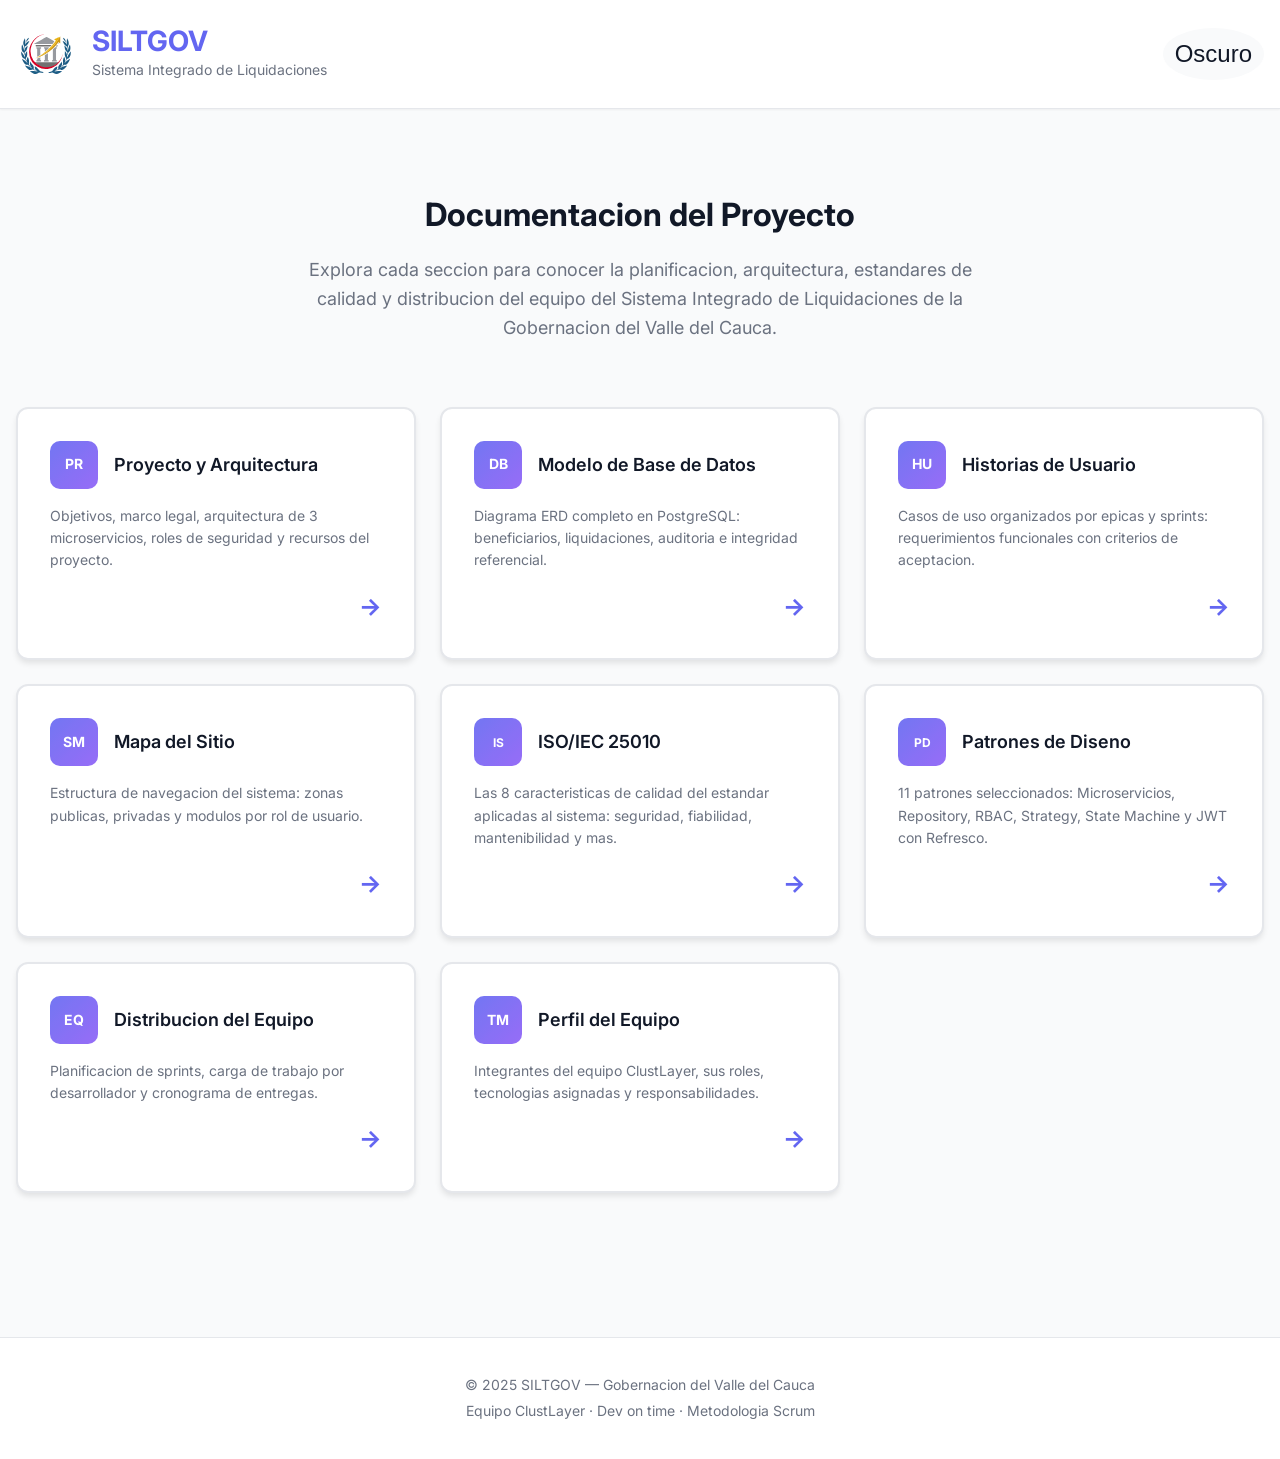
<file: index.html>
<!doctype html>
<html lang="es">
  <head>
    <meta charset="UTF-8" />
    <meta name="viewport" content="width=device-width, initial-scale=1.0" />
    <meta
      name="description"
      content="SILTGOV - Sistema Integrado de Liquidaciones de la Gobernacion del Valle del Cauca. Documentacion tecnica del proyecto."
    />
    <title>SILTGOV - Documentacion del Proyecto</title>
    <link rel="icon" type="image/svg+xml" href="assets/siltgov-icon.svg" />
    <link rel="stylesheet" href="styles/user_stories.css" />
    <link rel="stylesheet" href="styles/index.css" />
    <link rel="preconnect" href="https://fonts.googleapis.com" />
    <link rel="preconnect" href="https://fonts.gstatic.com" crossorigin />
    <link
      href="https://fonts.googleapis.com/css2?family=Inter:wght@300;400;500;600;700&display=swap"
      rel="stylesheet"
    />
  </head>
  <body>
    <!-- ===== CABECERA ===== -->
    <header class="header">
      <div class="container">
        <div class="header-content">
          <div class="logo-section">
            <img id="header-logo" src="assets/siltgov-icon.svg" alt="SILTGOV" class="logo-img" />
            <div class="logo-text">
              <h1 class="logo-title" id="header-title">SILTGOV</h1>
              <p class="logo-subtitle" id="header-subtitle">Sistema Integrado de Liquidaciones</p>
            </div>
          </div>
          <button id="theme-toggle" class="theme-toggle" aria-label="Cambiar tema">
            <span class="theme-icon">Oscuro</span>
          </button>
        </div>
      </div>
    </header>

    <!-- ===== CONTENIDO PRINCIPAL ===== -->
    <main class="main">
      <div class="container">

        <!-- Bienvenida -->
        <section class="welcome-section" aria-label="Bienvenida">
          <h2 class="welcome-title" id="welcome-title">Documentacion del Proyecto</h2>
          <p class="welcome-description" id="welcome-description">
            Cargando...
          </p>
        </section>

        <!-- Cuadricula de navegacion (renderizada desde index_data.js) -->
        <nav class="navigation-grid" id="navigation-grid" aria-label="Secciones del proyecto">
          <!-- Renderizado dinamico desde scripts/index.js -->
        </nav>

      </div>
    </main>

    <!-- ===== PIE DE PAGINA ===== -->
    <footer class="footer">
      <div class="container">
        <!-- Renderizado dinamico desde scripts/index.js -->
      </div>
    </footer>

    <!-- Datos primero, luego el motor de renderizado -->
    <script src="data/index_data.js"></script>
    <script src="scripts/index.js"></script>
  </body>
</html>
</file>
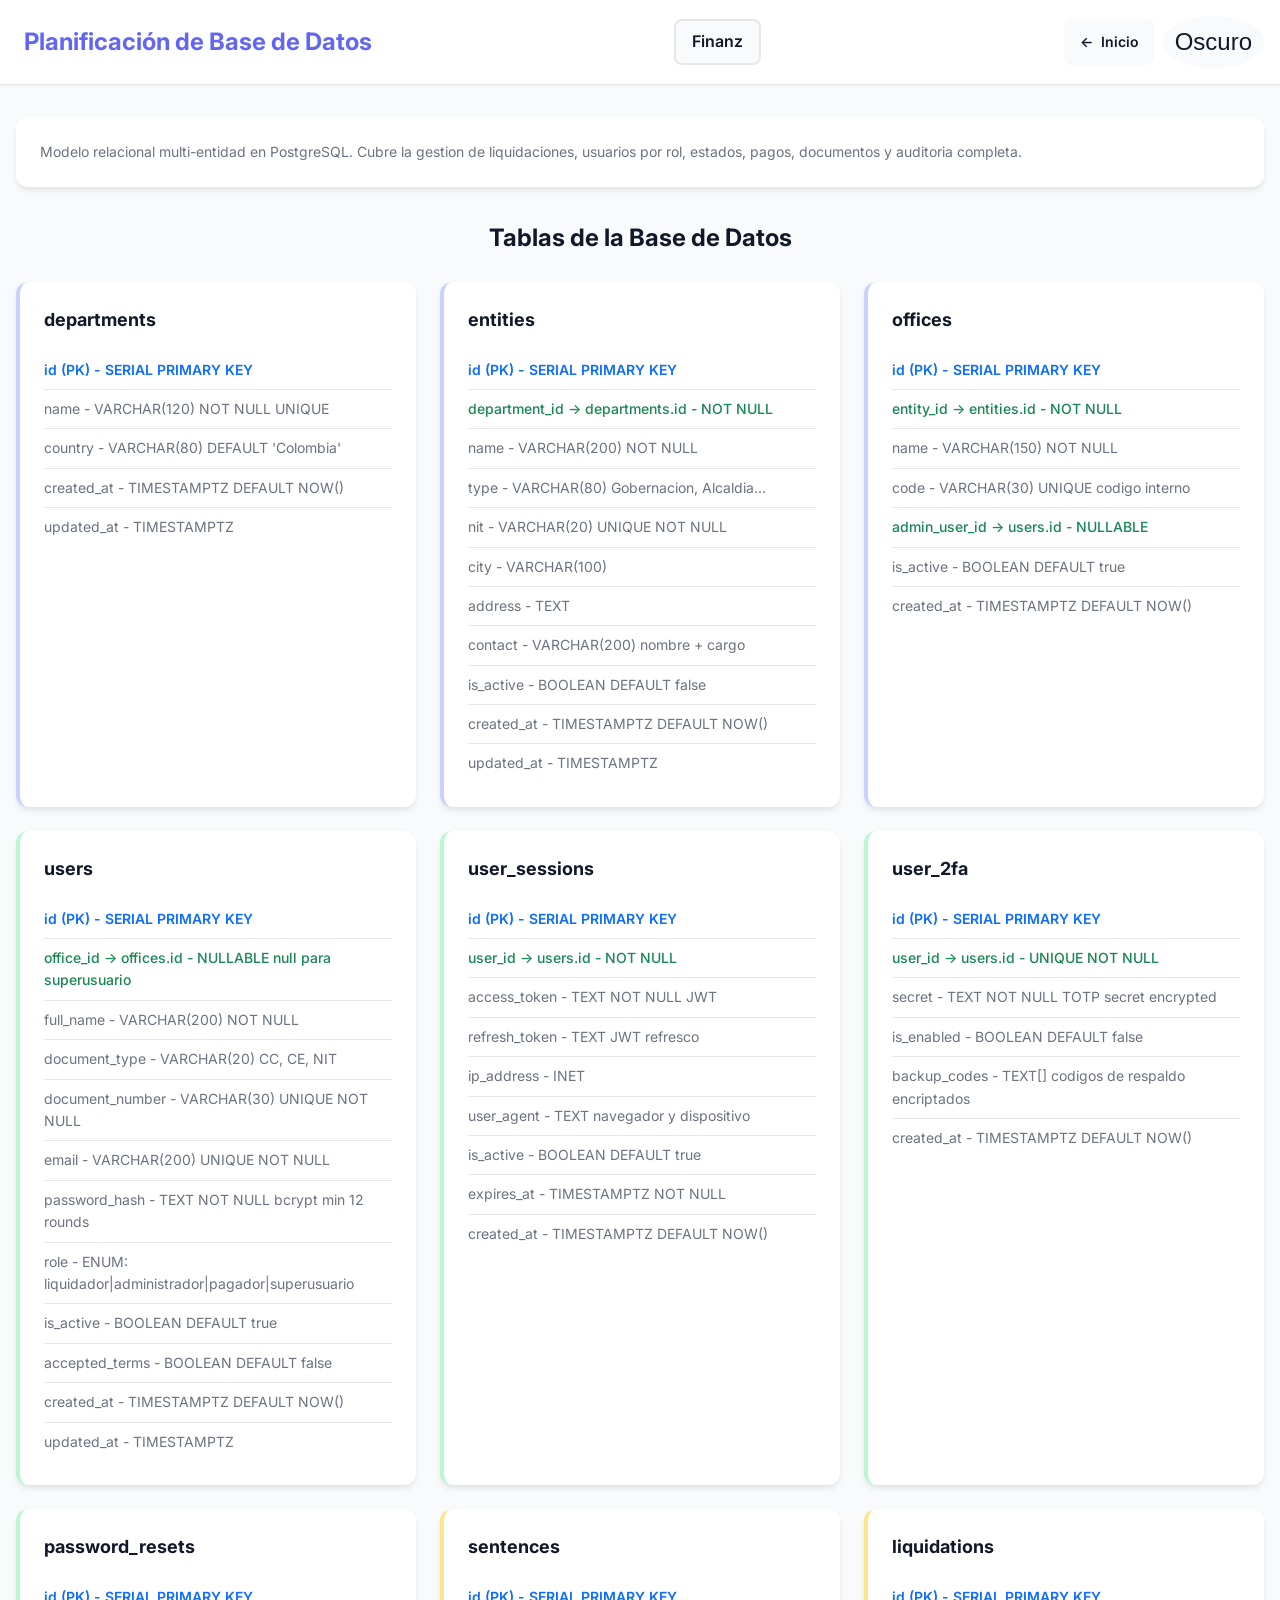
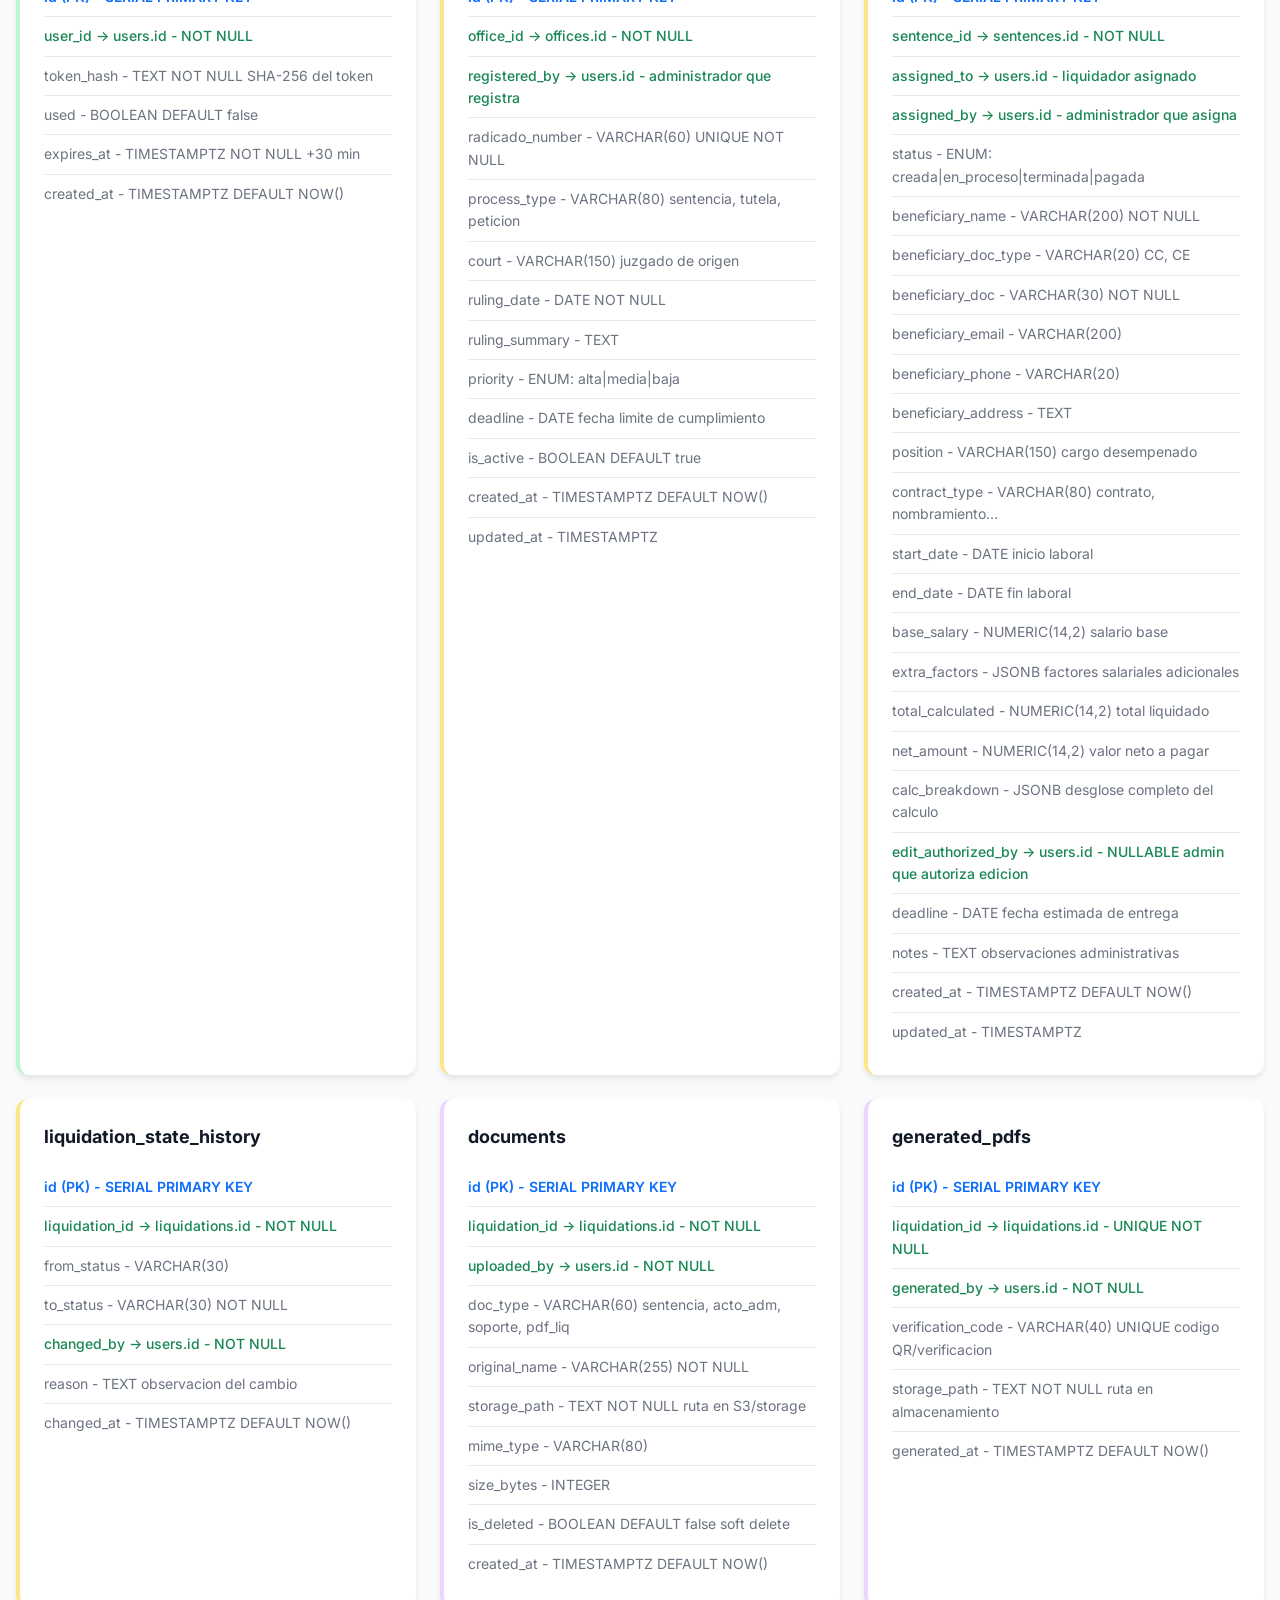
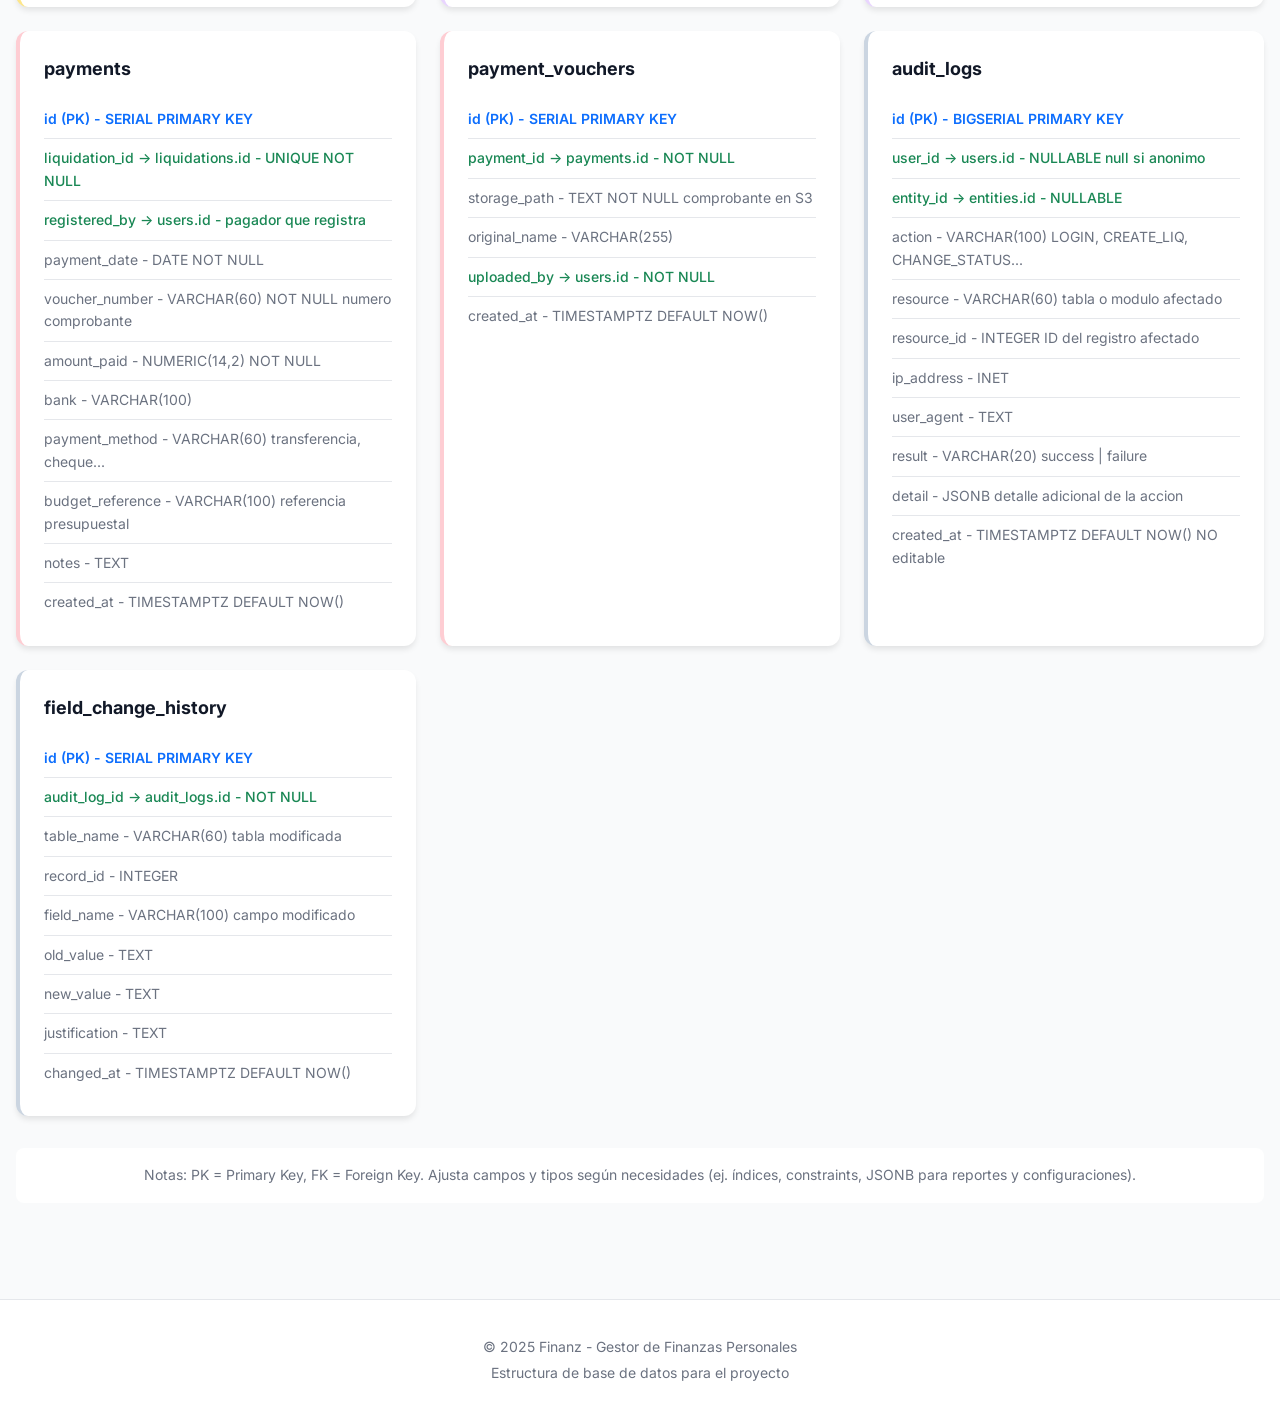
<file: views/database_plan.html>
<!doctype html>
<html lang="es">
  <head>
    <meta charset="UTF-8" />
    <meta name="viewport" content="width=device-width, initial-scale=1.0" />
    <meta
      name="description"
      content="Modelo de Base de Datos PostgreSQL del proyecto SILTGOV - Sistema Integrado de Liquidaciones"
    />
    <title>Modelo de Base de Datos - SILTGOV</title>
    <link rel="icon" type="image/svg+xml" href="../assets/siltgov-icon.svg" />
    <link rel="stylesheet" href="../styles/user_stories.css" />
    <link rel="stylesheet" href="../styles/database_plan.css" />
    <link rel="preconnect" href="https://fonts.googleapis.com" />
    <link rel="preconnect" href="https://fonts.gstatic.com" crossorigin />
    <link
      href="https://fonts.googleapis.com/css2?family=Inter:wght@300;400;500;600;700&display=swap"
      rel="stylesheet"
    />
  </head>
  <body>
    <header class="header">
      <div class="container">
        <div class="header-content">
          <h1 class="logo">
            <span class="logo-icon"></span>
            Planificación de Base de Datos
          </h1>
          <div class="project-info">
            <span class="project-name">Finanz</span>
          </div>
          <div style="display: flex; gap: 0.5rem; align-items: center">
            <a
              href="../index.html"
              class="back-button"
              aria-label="Volver al inicio"
            >
              <span>←</span> Inicio
            </a>
            <button
              id="theme-toggle"
              class="theme-toggle"
              aria-label="Cambiar tema"
            >
              <span class="theme-icon">Oscuro</span>
            </button>
          </div>
        </div>
      </div>
    </header>

    <main class="main">
      <div class="container">
        <!-- Información del proyecto -->
        <section class="info-section">
          <p class="info-description" id="db-description">
            Modelo relacional optimizado para PostgreSQL con las tablas
            principales y sus relaciones.
          </p>
        </section>

        <!-- Error State -->
        <div id="error-state" class="error-state" hidden role="alert">
          <h2>Error al cargar información</h2>
          <p id="error-message"></p>
        </div>

        <!-- Lista de tablas -->
        <section class="tables-section">
          <h2 class="section-title">Tablas de la Base de Datos</h2>
          <div id="tables-list" class="tables-grid">
            <!-- Se cargará dinámicamente -->
          </div>
        </section>

        <p class="footer-note" id="db-note">
          Notas: PK = Primary Key, FK = Foreign Key. Ajusta campos y tipos según
          necesidades (ej. índices, constraints, JSONB para reportes y
          configuraciones).
        </p>
      </div>
    </main>

    <footer class="footer">
      <div class="container">
        <p>&copy; 2025 Finanz - Gestor de Finanzas Personales</p>
        <p>Estructura de base de datos para el proyecto</p>
      </div>
    </footer>

    <script src="../data/database_data.js"></script>
    <script src="../scripts/database_plan.js"></script>
  </body>
</html>
</file>
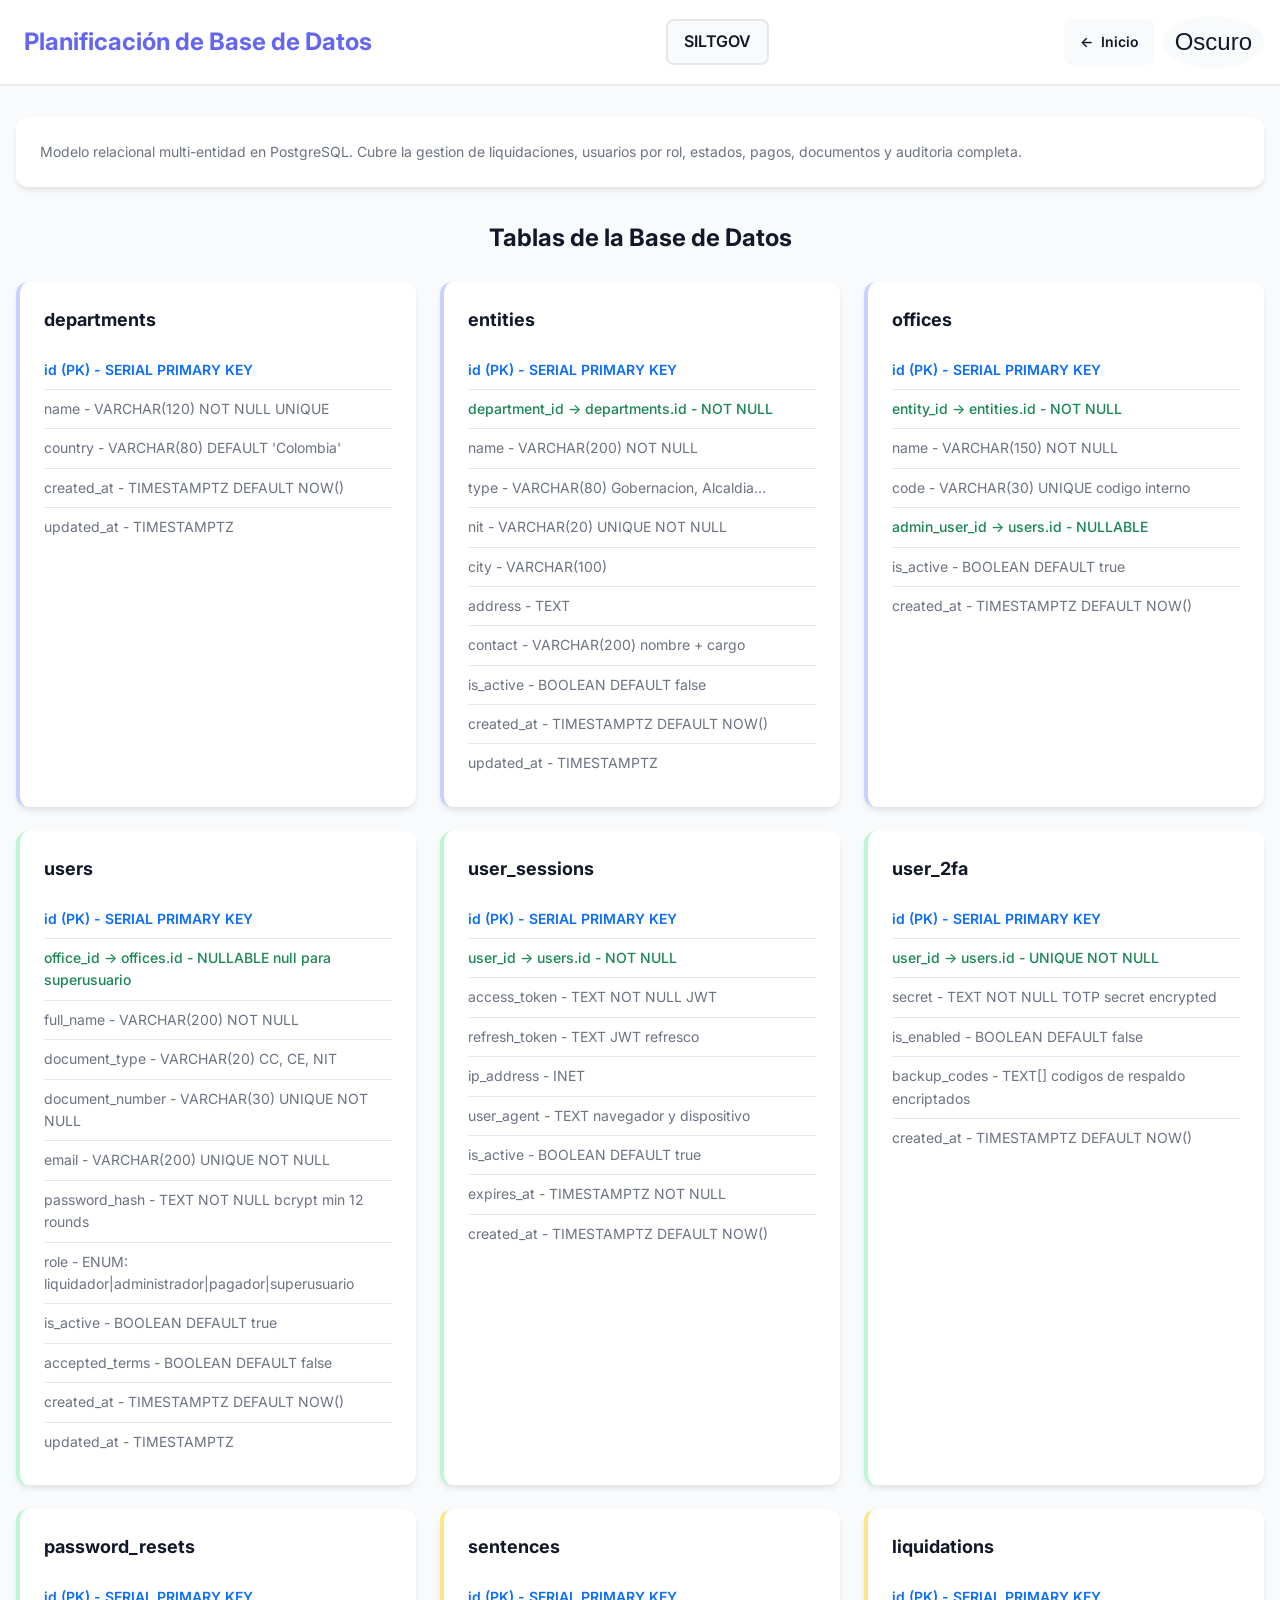
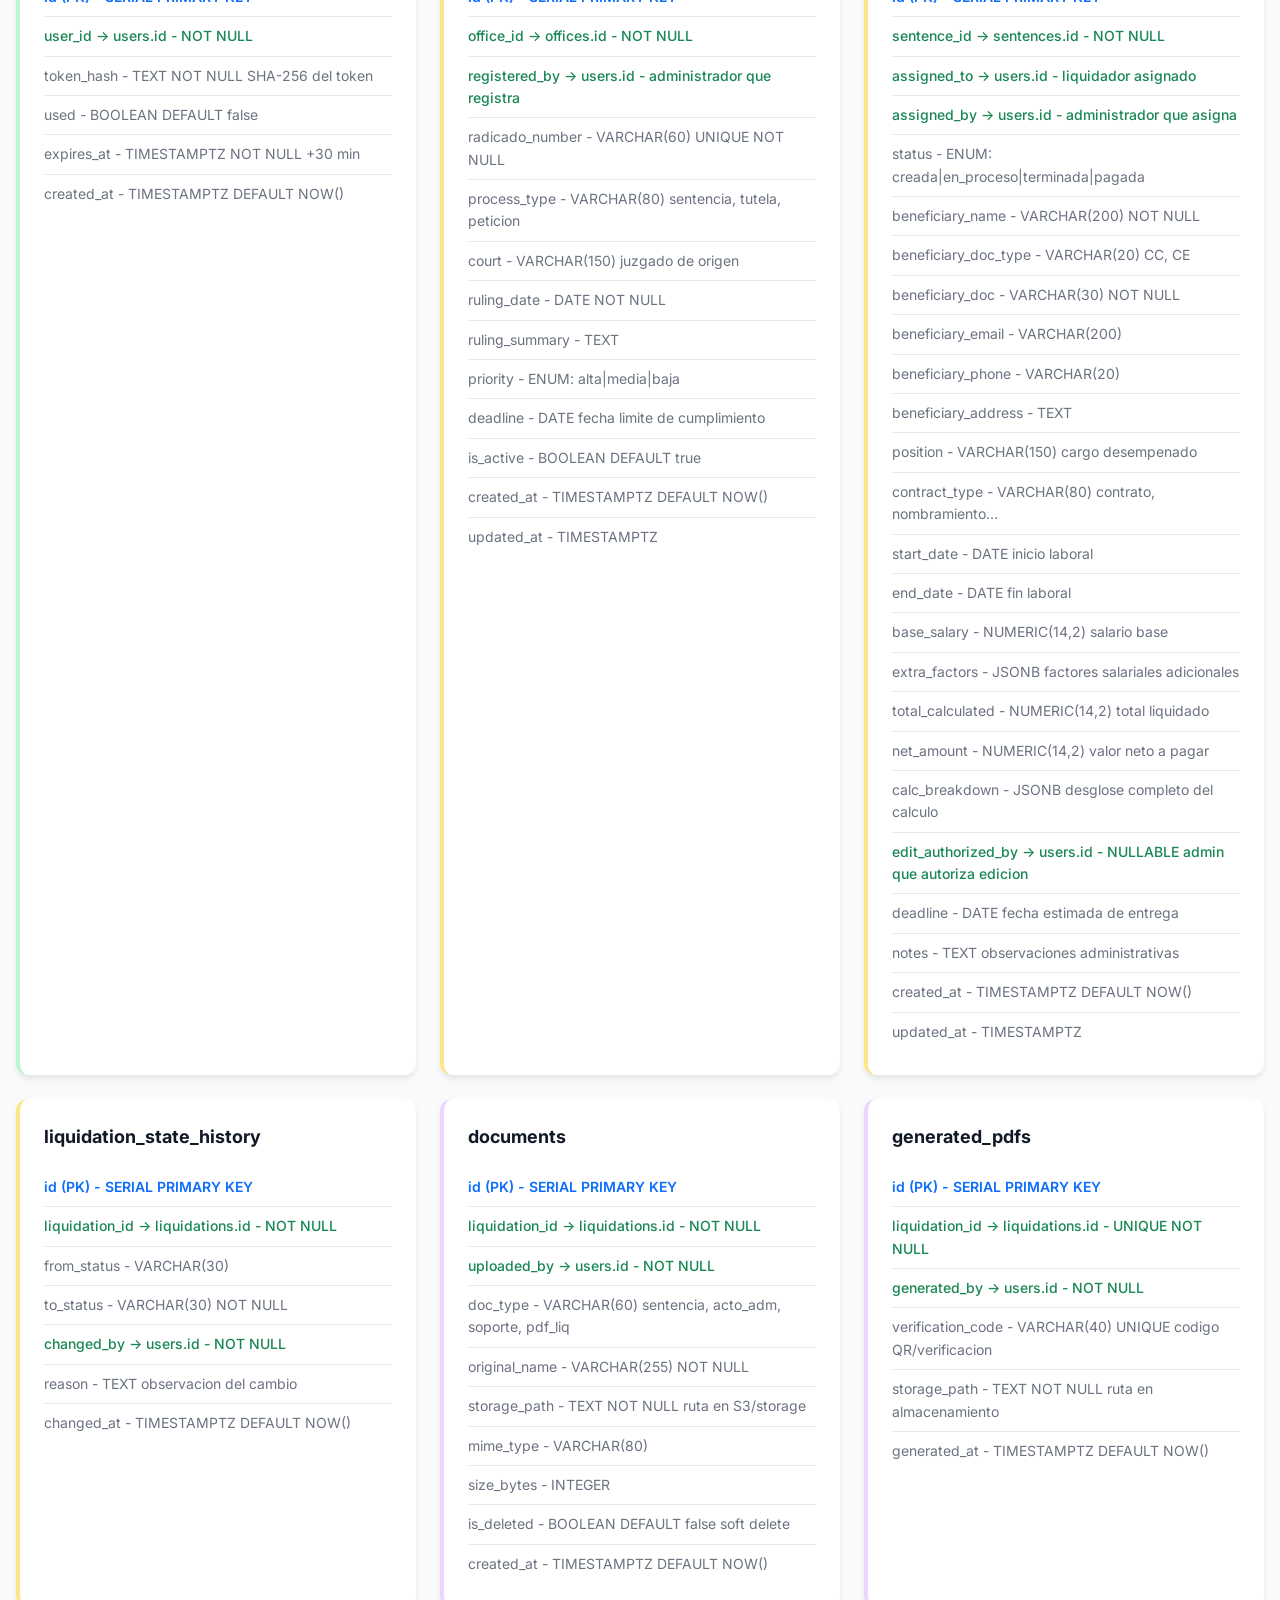
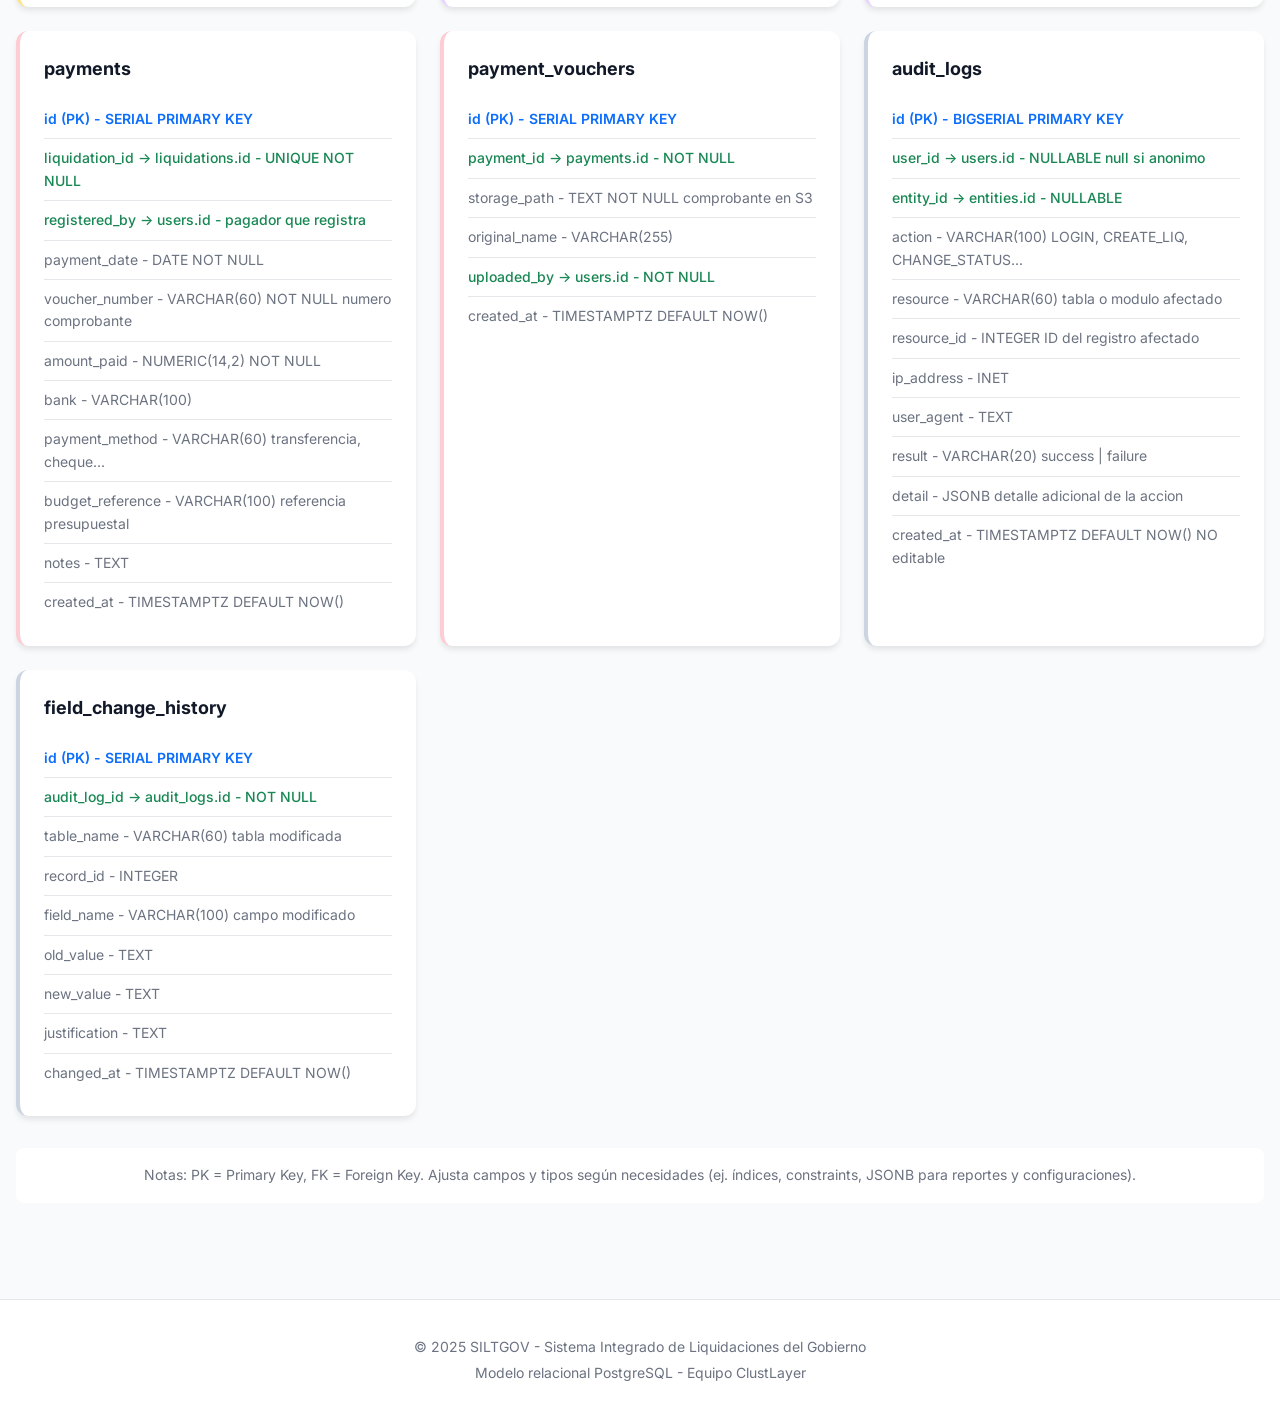
<file: views/databse_plan.html>
<!doctype html>
<html lang="es">
  <head>
    <meta charset="UTF-8" />
    <meta name="viewport" content="width=device-width, initial-scale=1.0" />
    <meta
      name="description"
      content="Planificacion de Base de Datos - SILTGOV Sistema Integrado de Liquidaciones"
    />
    <title>Base de Datos - SILTGOV</title>
    <link rel="icon" type="image/svg+xml" href="../assets/siltgov-icon.svg" />
    <link rel="stylesheet" href="../styles/user_stories.css" />
    <link rel="stylesheet" href="../styles/database_plan.css" />
    <link rel="preconnect" href="https://fonts.googleapis.com" />
    <link rel="preconnect" href="https://fonts.gstatic.com" crossorigin />
    <link
      href="https://fonts.googleapis.com/css2?family=Inter:wght@300;400;500;600;700&display=swap"
      rel="stylesheet"
    />
  </head>
  <body>
    <header class="header">
      <div class="container">
        <div class="header-content">
          <h1 class="logo">
            <span class="logo-icon"></span>
            Planificación de Base de Datos
          </h1>
          <div class="project-info">
            <span class="project-name">SILTGOV</span>
          </div>
          <div style="display: flex; gap: 0.5rem; align-items: center">
            <a
              href="../index.html"
              class="back-button"
              aria-label="Volver al inicio"
            >
              <span>←</span> Inicio
            </a>
            <button
              id="theme-toggle"
              class="theme-toggle"
              aria-label="Cambiar tema"
            >
              <span class="theme-icon">Oscuro</span>
            </button>
          </div>
        </div>
      </div>
    </header>

    <main class="main">
      <div class="container">
        <!-- Información del proyecto -->
        <section class="info-section">
          <p class="info-description" id="db-description">
            Modelo relacional optimizado para PostgreSQL con las tablas
            principales y sus relaciones.
          </p>
        </section>

        <!-- Error State -->
        <div id="error-state" class="error-state" hidden role="alert">
          <h2>Error al cargar información</h2>
          <p id="error-message"></p>
        </div>

        <!-- Lista de tablas -->
        <section class="tables-section">
          <h2 class="section-title">Tablas de la Base de Datos</h2>
          <div id="tables-list" class="tables-grid">
            <!-- Se cargará dinámicamente -->
          </div>
        </section>

        <p class="footer-note" id="db-note">
          Notas: PK = Primary Key, FK = Foreign Key. Ajusta campos y tipos según
          necesidades (ej. índices, constraints, JSONB para reportes y
          configuraciones).
        </p>
      </div>
    </main>

    <footer class="footer">
      <div class="container">
        <p>
          &copy; 2025 SILTGOV - Sistema Integrado de Liquidaciones del Gobierno
        </p>
        <p>Modelo relacional PostgreSQL - Equipo ClustLayer</p>
      </div>
    </footer>

    <script src="../data/database_data.js"></script>
    <script src="../scripts/database_plan.js"></script>
  </body>
</html>
</file>
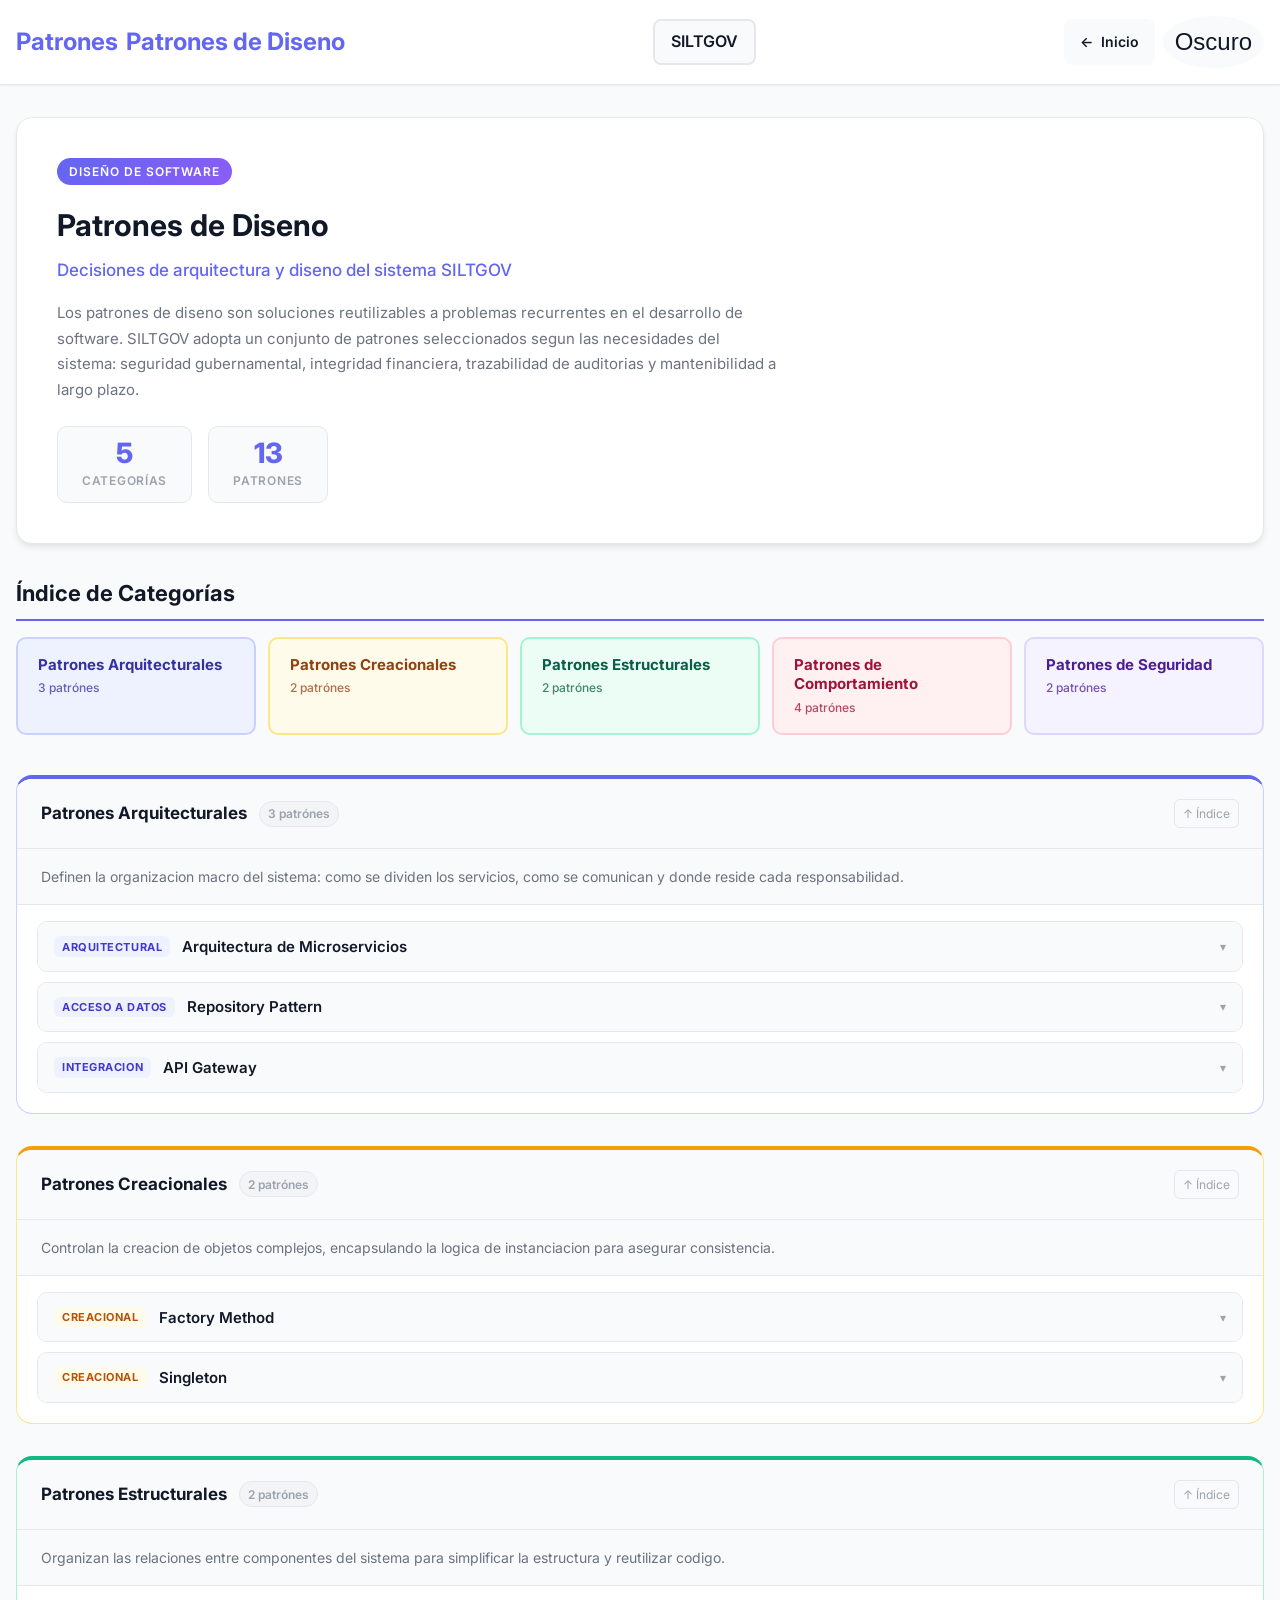
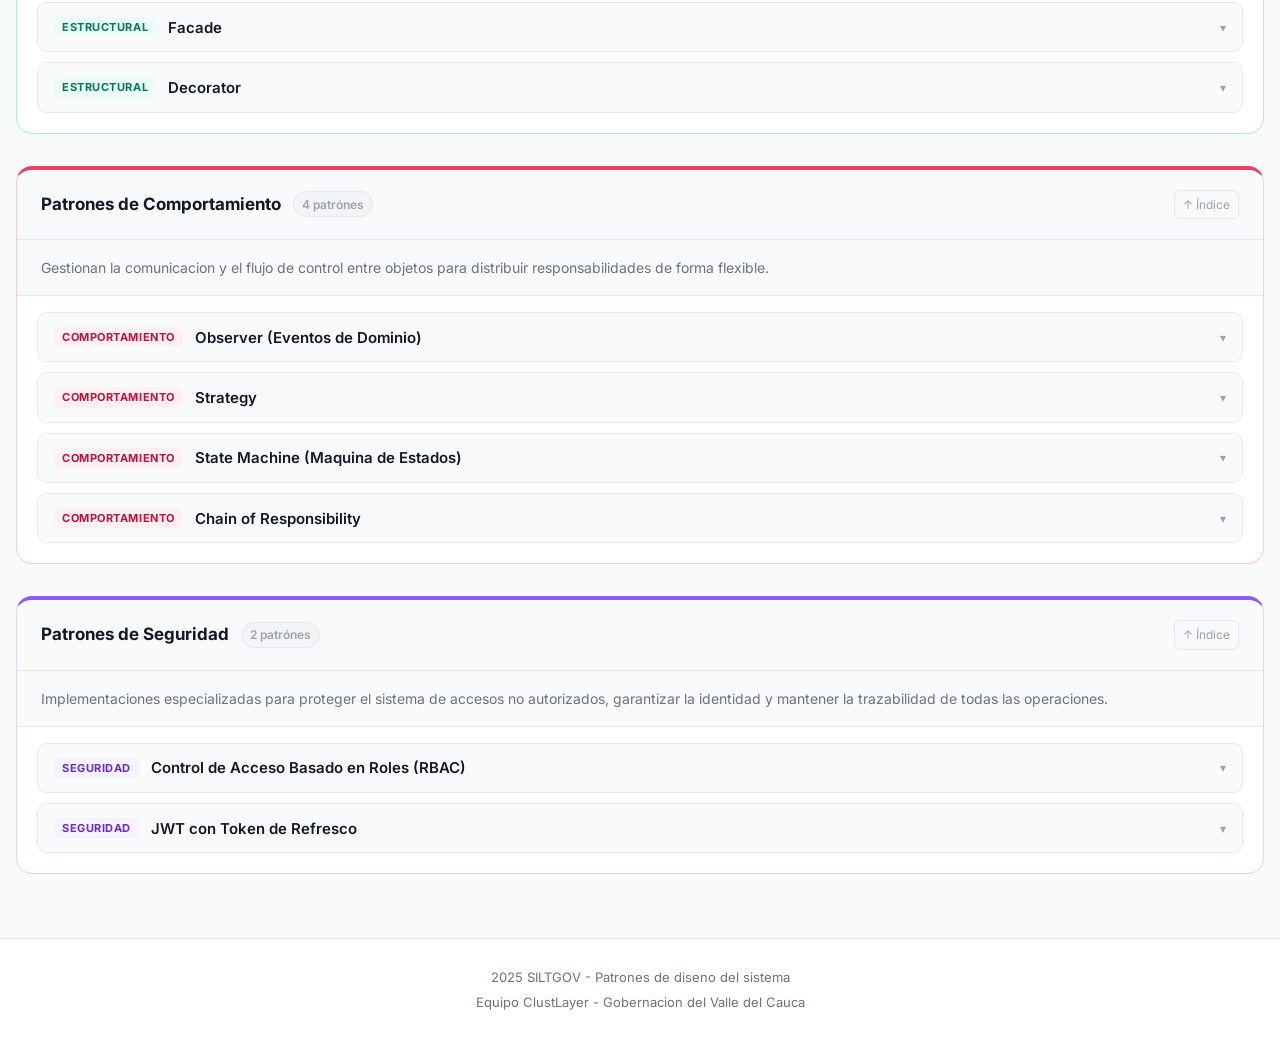
<file: views/design_patterns.html>
<!doctype html>
<html lang="es">
  <head>
    <meta charset="UTF-8" />
    <meta name="viewport" content="width=device-width, initial-scale=1.0" />
    <meta
      name="description"
      content="Patrones de diseno arquitecturales y de software aplicados al proyecto SILTGOV"
    />
    <title>Patrones de Diseno - SILTGOV</title>
    <link rel="icon" type="image/svg+xml" href="../assets/siltgov-icon.svg" />
    <link rel="stylesheet" href="../styles/user_stories.css" />
    <link rel="stylesheet" href="../styles/design_patterns.css" />
    <link rel="preconnect" href="https://fonts.googleapis.com" />
    <link rel="preconnect" href="https://fonts.gstatic.com" crossorigin />
    <link
      href="https://fonts.googleapis.com/css2?family=Inter:wght@300;400;500;600;700&display=swap"
      rel="stylesheet"
    />
  </head>
  <body>
    <header class="header">
      <div class="container">
        <div class="header-content">
          <h1 class="logo">
            <span class="logo-label">Patrones</span>
            Patrones de Diseno
          </h1>
          <div class="project-info">
            <span class="project-name">SILTGOV</span>
          </div>
          <div style="display: flex; gap: 0.5rem; align-items: center">
            <a href="../index.html" class="back-button" aria-label="Volver al inicio">
              <span>&#8592;</span> Inicio
            </a>
            <button id="theme-toggle" class="theme-toggle" aria-label="Cambiar tema">
              <span class="theme-icon">Oscuro</span>
            </button>
          </div>
        </div>
      </div>
    </header>

    <main class="main">
      <div class="container">

        <!-- Introduccion -->
        <section class="dp-intro" id="dp-intro">
          <!-- Renderizado dinamico -->
        </section>

        <!-- Indice rapido -->
        <nav class="dp-toc" id="dp-toc" aria-label="Indice de categorias">
          <!-- Renderizado dinamico -->
        </nav>

        <!-- Categorias con patrones -->
        <section class="dp-categories" id="dp-categories" aria-label="Categorias de patrones">
          <!-- Renderizado dinamico -->
        </section>

      </div>
    </main>

    <footer class="footer dp-footer">
      <div class="container">
        <p>2025 SILTGOV - Patrones de diseno del sistema</p>
        <p>Equipo ClustLayer - Gobernacion del Valle del Cauca</p>
      </div>
    </footer>

    <script src="../data/design_patterns_data.js"></script>
    <script src="../scripts/design_patterns.js"></script>
  </body>
</html>
</file>
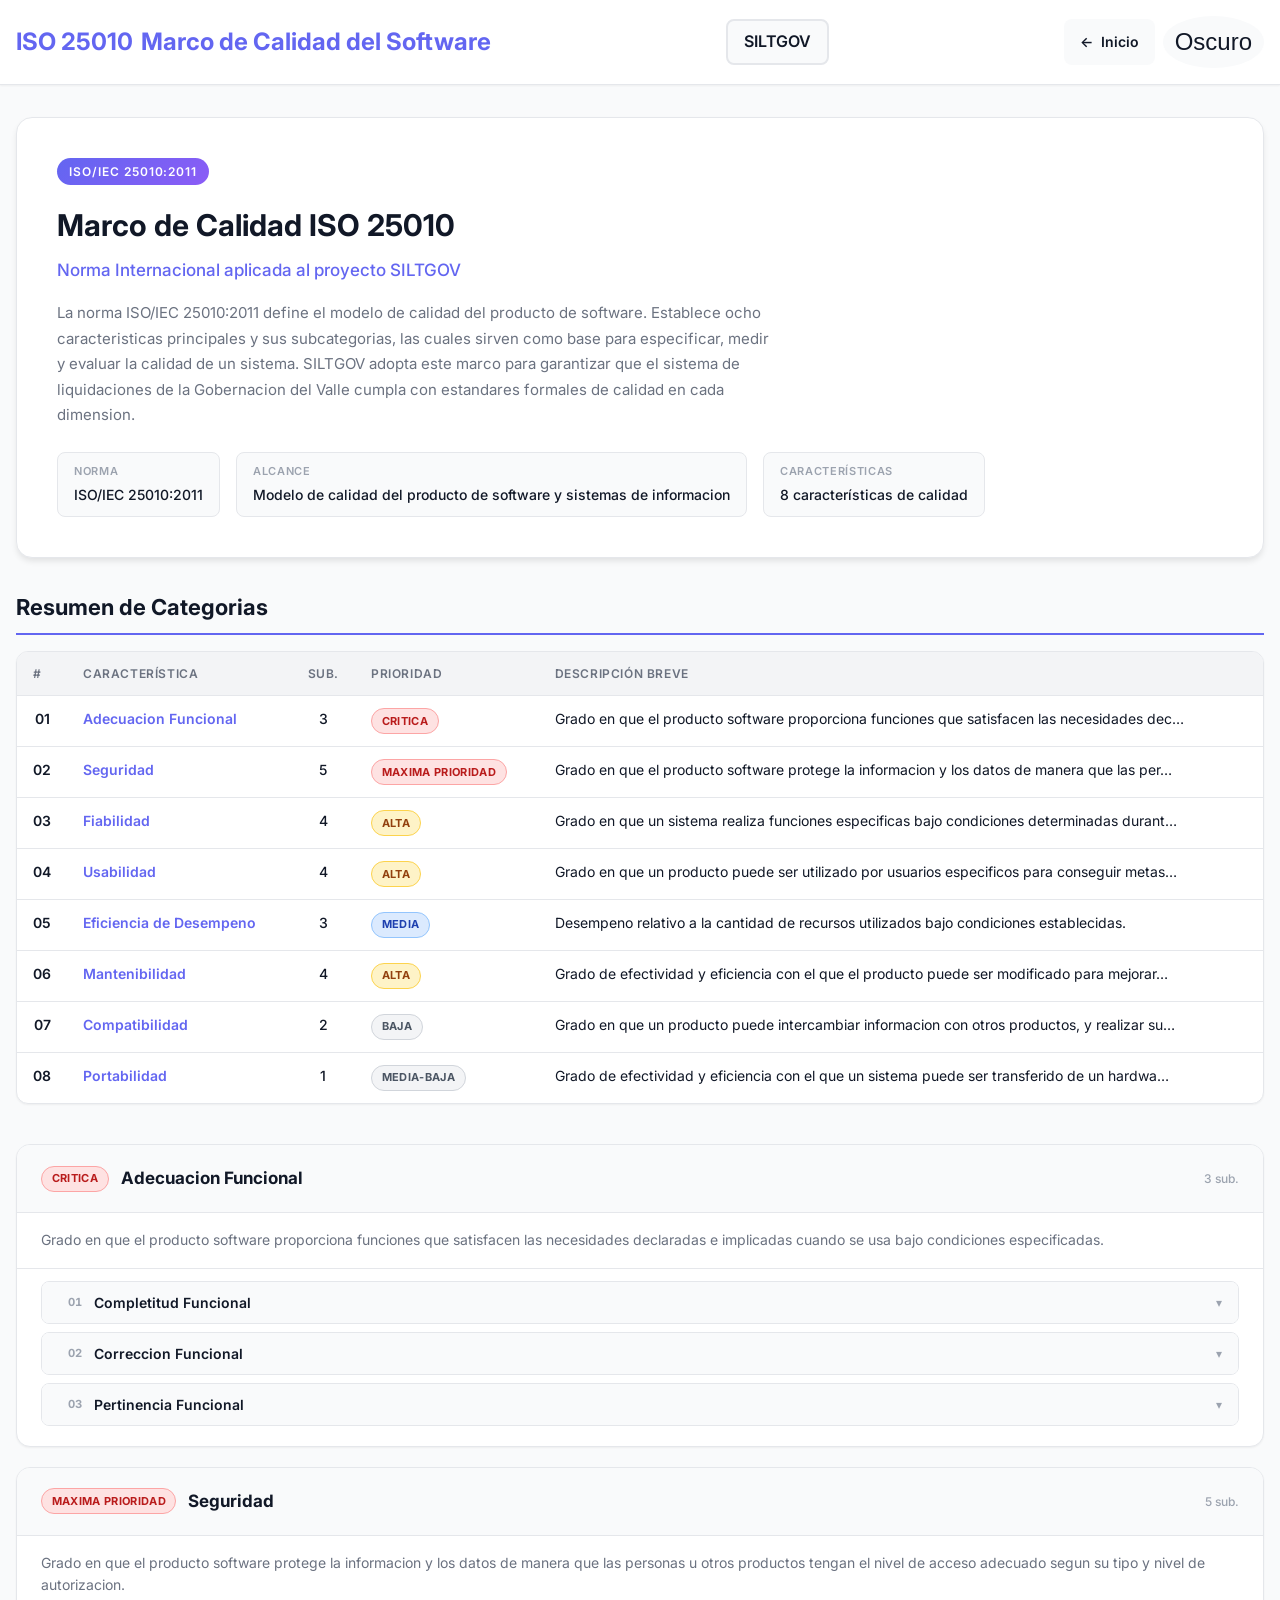
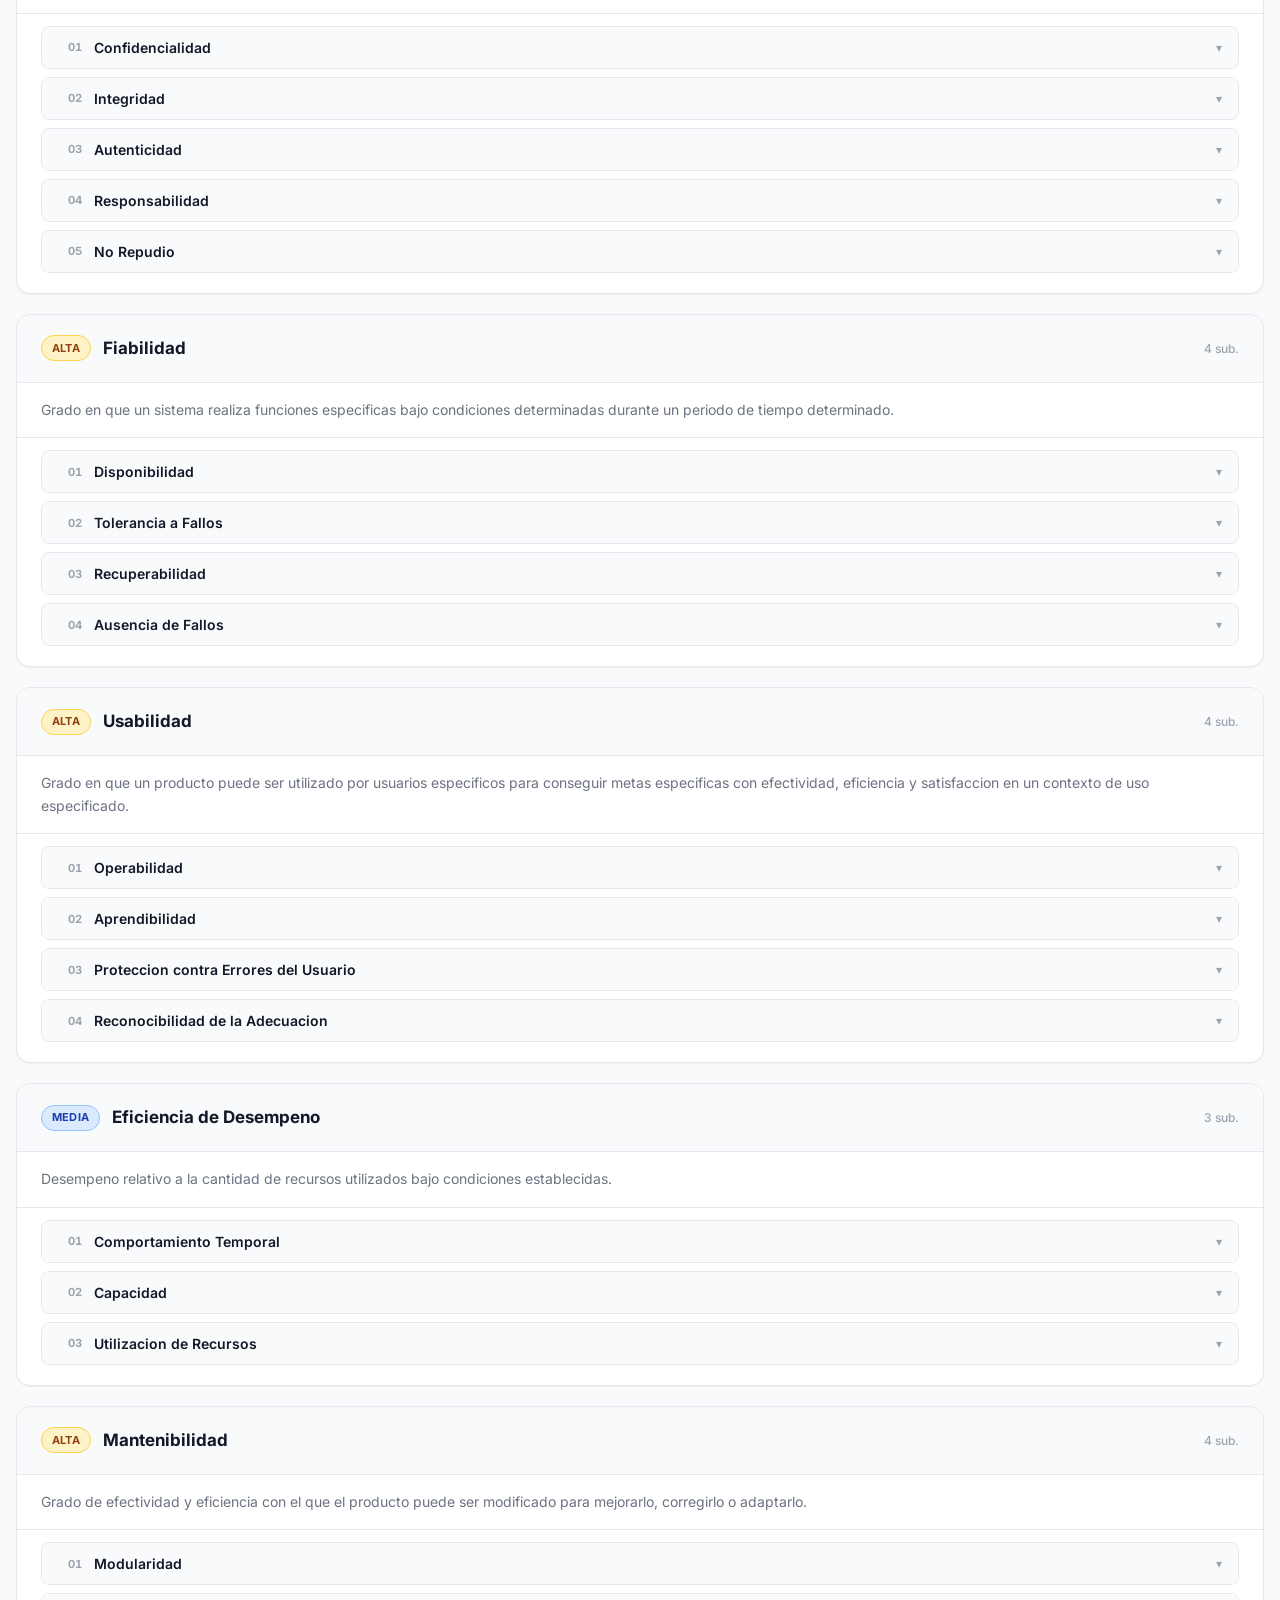
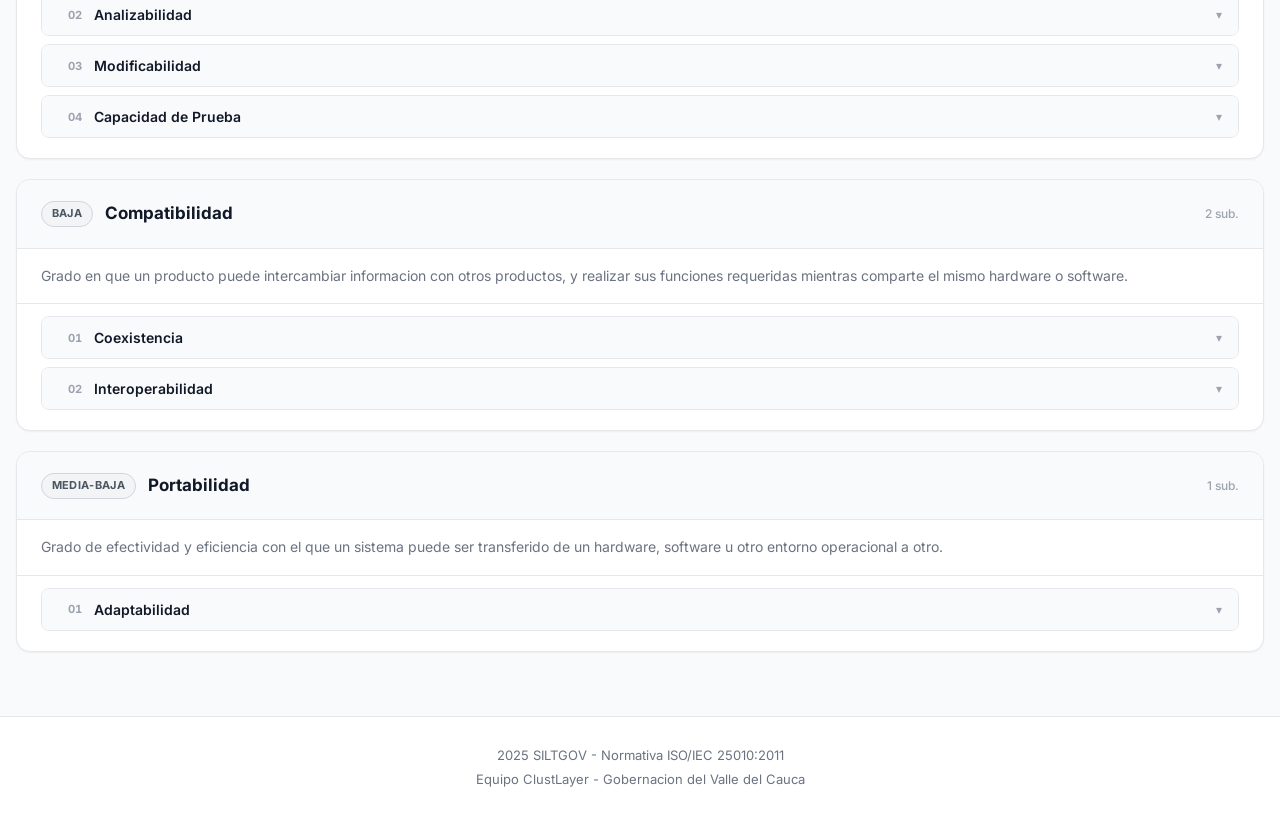
<file: views/iso_25010.html>
<!doctype html>
<html lang="es">
  <head>
    <meta charset="UTF-8" />
    <meta name="viewport" content="width=device-width, initial-scale=1.0" />
    <meta
      name="description"
      content="Marco de Calidad ISO 25010 aplicado al proyecto SILTGOV - Sistema Integrado de Liquidaciones"
    />
    <title>ISO 25010 - SILTGOV</title>
    <link rel="icon" type="image/svg+xml" href="../assets/siltgov-icon.svg" />
    <link rel="stylesheet" href="../styles/user_stories.css" />
    <link rel="stylesheet" href="../styles/iso_25010.css" />
    <link rel="preconnect" href="https://fonts.googleapis.com" />
    <link rel="preconnect" href="https://fonts.gstatic.com" crossorigin />
    <link
      href="https://fonts.googleapis.com/css2?family=Inter:wght@300;400;500;600;700&display=swap"
      rel="stylesheet"
    />
  </head>
  <body>
    <header class="header">
      <div class="container">
        <div class="header-content">
          <h1 class="logo">
            <span class="logo-label">ISO 25010</span>
            Marco de Calidad del Software
          </h1>
          <div class="project-info">
            <span class="project-name">SILTGOV</span>
          </div>
          <div style="display: flex; gap: 0.5rem; align-items: center">
            <a href="../index.html" class="back-button" aria-label="Volver al inicio">
              <span>&#8592;</span> Inicio
            </a>
            <button id="theme-toggle" class="theme-toggle" aria-label="Cambiar tema">
              <span class="theme-icon">Oscuro</span>
            </button>
          </div>
        </div>
      </div>
    </header>

    <main class="main">
      <div class="container">

        <!-- Seccion introductoria -->
        <section class="iso-intro" id="iso-intro">
          <!-- Renderizado dinamico desde iso_25010.js -->
        </section>

        <!-- Tabla de resumen de categorias -->
        <section class="iso-summary-table" aria-label="Tabla resumen ISO 25010">
          <h2 class="section-title">Resumen de Categorias</h2>
          <div class="table-wrapper" id="iso-summary-table">
            <!-- Renderizado dinamico -->
          </div>
        </section>

        <!-- Acordeones por categoria -->
        <section class="iso-categories" id="iso-categories" aria-label="Categorias ISO 25010">
          <!-- Renderizado dinamico -->
        </section>

      </div>
    </main>

    <footer class="footer iso-footer">
      <div class="container">
        <p>2025 SILTGOV - Normativa ISO/IEC 25010:2011</p>
        <p>Equipo ClustLayer - Gobernacion del Valle del Cauca</p>
      </div>
    </footer>

    <script src="../data/iso_25010_data.js"></script>
    <script src="../scripts/iso_25010.js"></script>
  </body>
</html>
</file>
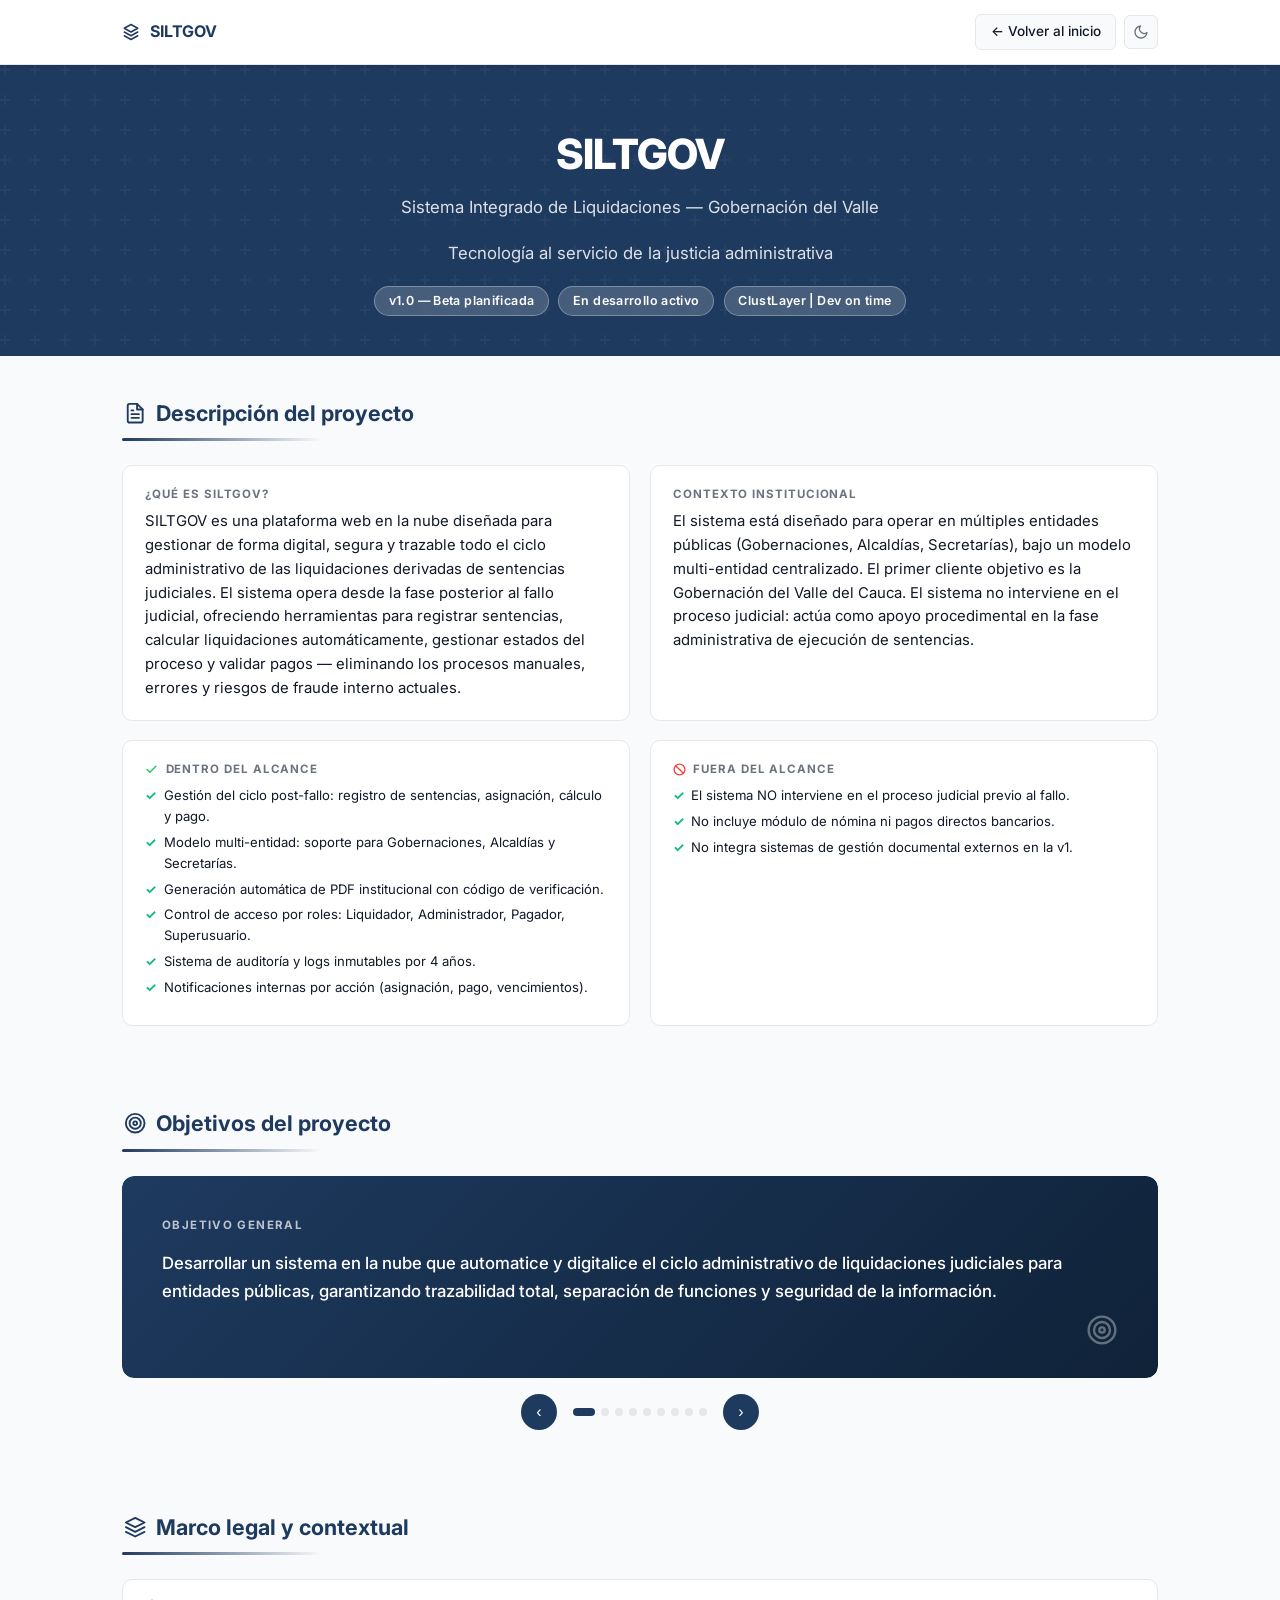
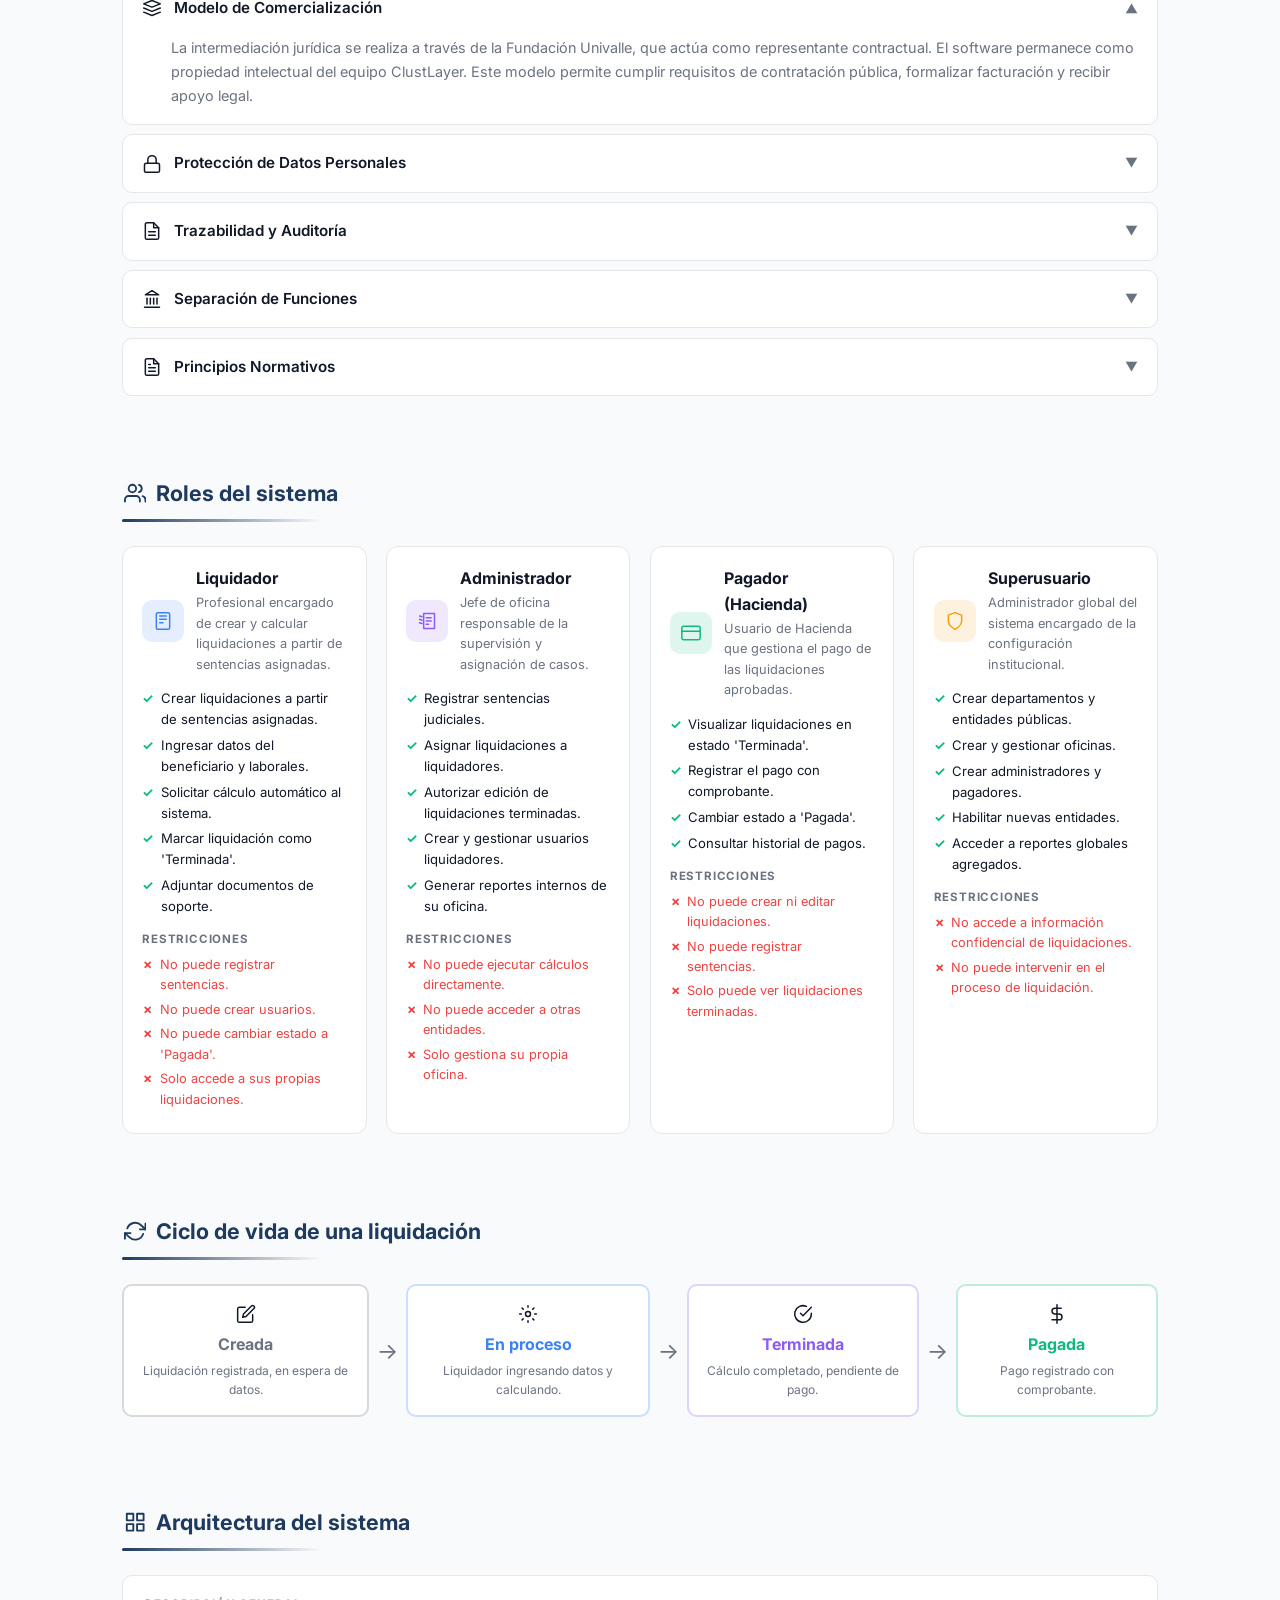
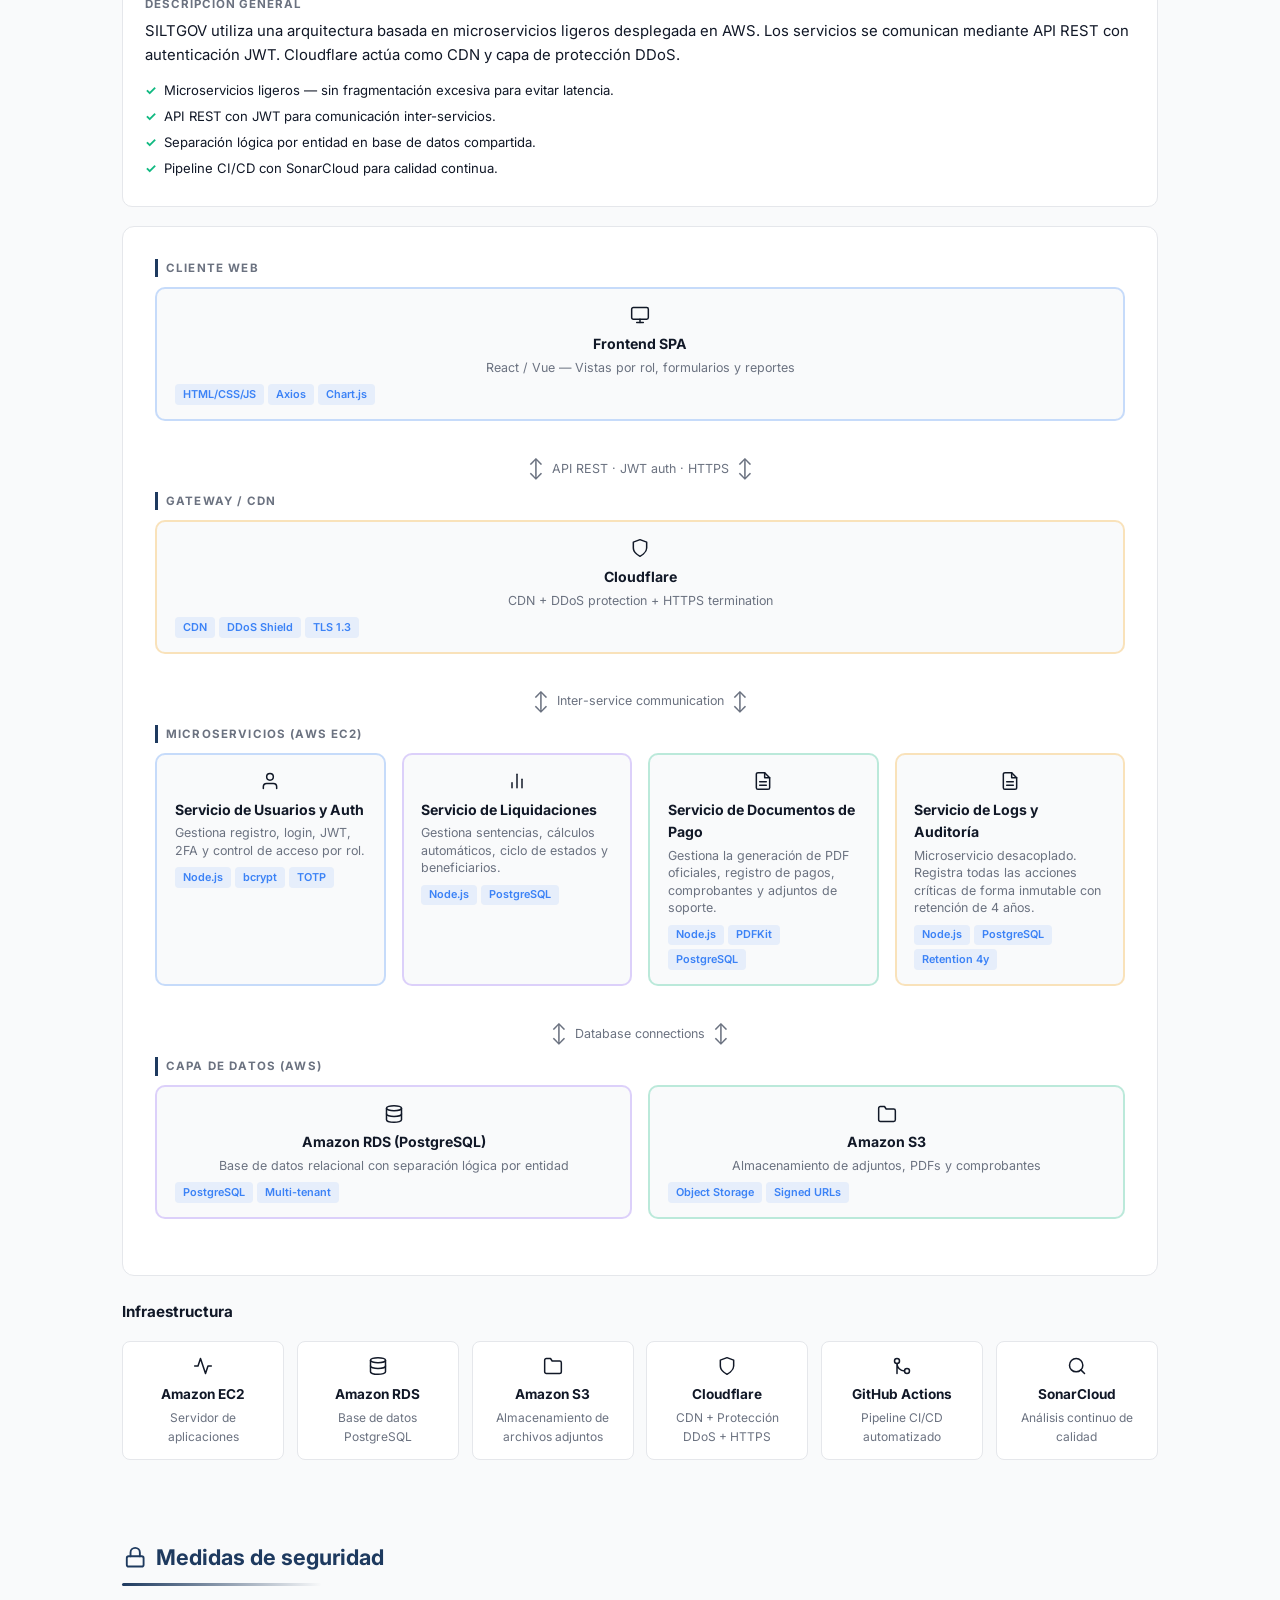
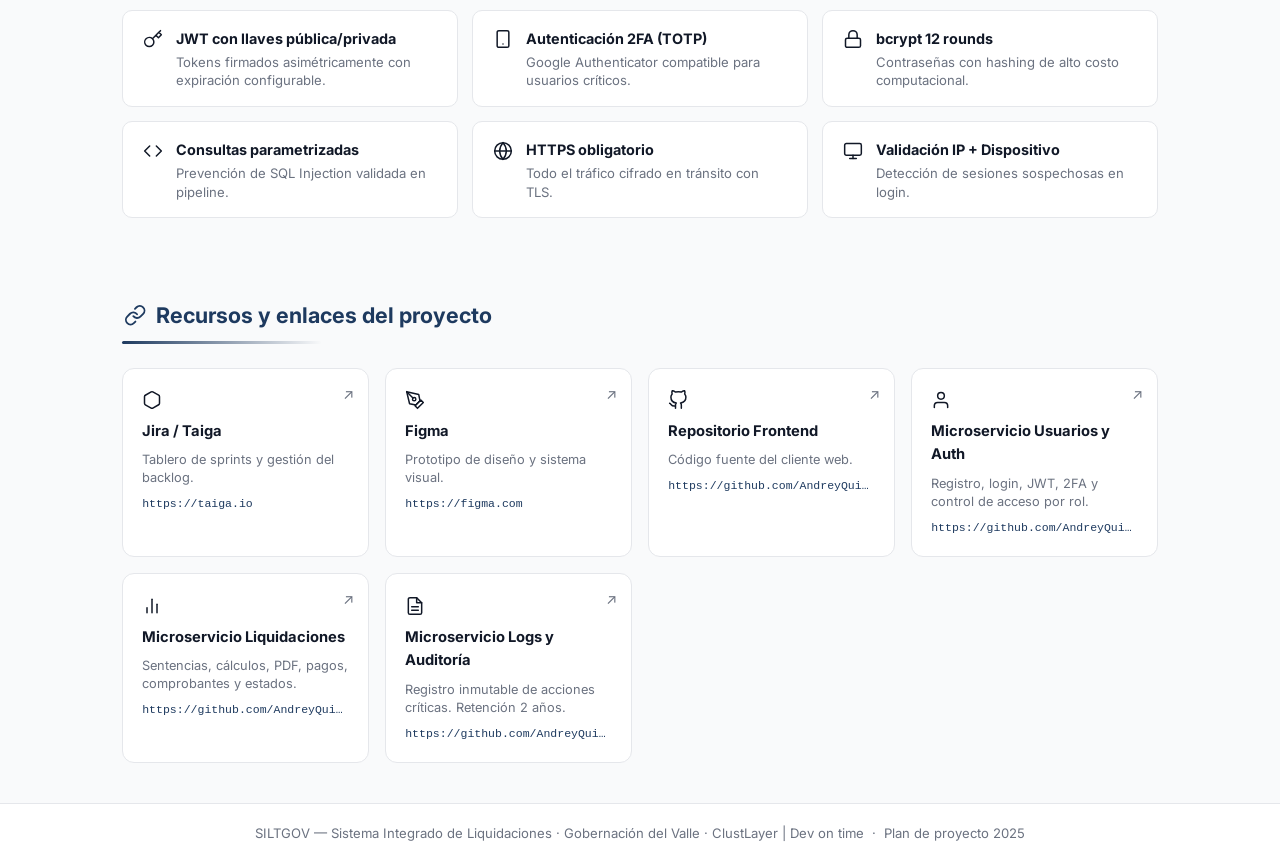
<file: views/project.html>
<!doctype html>
<html lang="es">
  <head>
    <meta charset="UTF-8" />
    <meta name="viewport" content="width=device-width, initial-scale=1.0" />
    <meta
      name="description"
      content="Información del proyecto SILTGOV — Sistema Integrado de Liquidaciones para la Gobernación del Valle"
    />
    <title>Proyecto — SILTGOV</title>
    <link rel="icon" type="image/svg+xml" href="../assets/siltgov-icon.svg" />
    <link rel="stylesheet" href="../styles/project.css" />
    <link rel="preconnect" href="https://fonts.googleapis.com" />
    <link rel="preconnect" href="https://fonts.gstatic.com" crossorigin />
    <link
      href="https://fonts.googleapis.com/css2?family=Inter:wght@300;400;500;600;700;800&display=swap"
      rel="stylesheet"
    />
  </head>
  <body>
    <!-- ── Header ──────────────────────────────────────────── -->
    <header class="header">
      <div class="header-inner">
        <a href="../index.html" class="header-brand">
          <svg
            class="brand-icon"
            width="18"
            height="18"
            viewBox="0 0 24 24"
            fill="none"
            stroke="currentColor"
            stroke-width="2"
            stroke-linecap="round"
            stroke-linejoin="round"
            aria-hidden="true"
          >
            <path d="M12 2L3 7l9 5 9-5-9-5z" />
            <path d="M3 12l9 5 9-5" />
            <path d="M3 17l9 5 9-5" />
          </svg>
          SILTGOV
        </a>
        <div class="header-actions">
          <a href="../index.html" class="back-btn">← Volver al inicio</a>
          <button
            class="theme-btn"
            id="theme-toggle"
            aria-label="Cambiar tema"
            title="Cambiar tema"
          >
            <svg
              width="16"
              height="16"
              viewBox="0 0 24 24"
              fill="none"
              stroke="currentColor"
              stroke-width="2"
              stroke-linecap="round"
              stroke-linejoin="round"
              aria-hidden="true"
            >
              <path d="M21 12.79A9 9 0 1 1 11.21 3 7 7 0 0 0 21 12.79z" />
            </svg>
          </button>
        </div>
      </div>
    </header>

    <main class="main-content">
      <!-- ── Hero ─────────────────────────────────────────── -->
      <section class="project-hero" aria-label="Presentación del proyecto">
        <h1 class="project-hero-title" id="hero-project-name">SILTGOV</h1>
        <p class="project-hero-subtitle" id="hero-full-name"></p>
        <p class="project-hero-subtitle" id="hero-tagline"></p>
        <div class="hero-badges" id="hero-badges"></div>
      </section>

      <!-- ── Descripción del proyecto ─────────────────────── -->
      <div class="project-section">
        <h2 class="section-title">
          <span class="section-icon"
            ><svg
              width="18"
              height="18"
              viewBox="0 0 24 24"
              fill="none"
              stroke="currentColor"
              stroke-width="2"
              stroke-linecap="round"
              stroke-linejoin="round"
              aria-hidden="true"
            >
              <path
                d="M14 2H6a2 2 0 0 0-2 2v16a2 2 0 0 0 2 2h12a2 2 0 0 0 2-2V8z"
              />
              <polyline points="14 2 14 8 20 8" />
              <line x1="16" y1="13" x2="8" y2="13" />
              <line x1="16" y1="17" x2="8" y2="17" />
              <polyline points="10 9 9 9 8 9" /></svg
          ></span>
          Descripción del proyecto
        </h2>
        <hr class="section-divider" />
        <div class="description-grid">
          <div class="info-card">
            <div class="info-card-label">¿Qué es SILTGOV?</div>
            <div class="info-card-text" id="project-description-text"></div>
          </div>
          <div class="info-card">
            <div class="info-card-label">Contexto institucional</div>
            <div class="info-card-text" id="project-context-text"></div>
          </div>
          <div class="info-card">
            <div class="info-card-label">
              <svg
                class="label-icon label-icon--ok"
                width="13"
                height="13"
                viewBox="0 0 24 24"
                fill="none"
                stroke="currentColor"
                stroke-width="2.5"
                stroke-linecap="round"
                stroke-linejoin="round"
                aria-hidden="true"
              >
                <polyline points="20 6 9 17 4 12" />
              </svg>
              Dentro del alcance
            </div>
            <ul
              class="role-list"
              id="scope-in-list"
              style="margin-top: 0.3rem"
            ></ul>
          </div>
          <div class="info-card">
            <div class="info-card-label">
              <svg
                class="label-icon label-icon--no"
                width="13"
                height="13"
                viewBox="0 0 24 24"
                fill="none"
                stroke="currentColor"
                stroke-width="2.5"
                stroke-linecap="round"
                stroke-linejoin="round"
                aria-hidden="true"
              >
                <circle cx="12" cy="12" r="10" />
                <line x1="4.93" y1="4.93" x2="19.07" y2="19.07" />
              </svg>
              Fuera del alcance
            </div>
            <ul
              class="role-list"
              id="scope-out-list"
              style="margin-top: 0.3rem; --check-color: #ef4444"
            ></ul>
          </div>
        </div>
      </div>

      <!-- ── Objetivos (carrusel) ──────────────────────────── -->
      <div class="project-section">
        <h2 class="section-title">
          <span class="section-icon"
            ><svg
              width="18"
              height="18"
              viewBox="0 0 24 24"
              fill="none"
              stroke="currentColor"
              stroke-width="2"
              stroke-linecap="round"
              stroke-linejoin="round"
              aria-hidden="true"
            >
              <circle cx="12" cy="12" r="10" />
              <circle cx="12" cy="12" r="6" />
              <circle cx="12" cy="12" r="2" /></svg
          ></span>
          Objetivos del proyecto
        </h2>
        <hr class="section-divider" />
        <div class="carousel-wrapper">
          <div class="carousel-track" id="carousel-track"></div>
        </div>
        <div class="carousel-controls">
          <button
            class="carousel-btn"
            onclick="carouselPrev()"
            aria-label="Anterior"
          >
            ‹
          </button>
          <div class="carousel-dots" id="carousel-dots"></div>
          <button
            class="carousel-btn"
            onclick="carouselNext()"
            aria-label="Siguiente"
          >
            ›
          </button>
        </div>
      </div>

      <!-- ── Marco legal ───────────────────────────────────── -->
      <div class="project-section">
        <h2 class="section-title">
          <span class="section-icon"
            ><svg
              width="18"
              height="18"
              viewBox="0 0 24 24"
              fill="none"
              stroke="currentColor"
              stroke-width="2"
              stroke-linecap="round"
              stroke-linejoin="round"
              aria-hidden="true"
            >
              <path d="M12 2L2 7l10 5 10-5-10-5z" />
              <path d="M2 17l10 5 10-5" />
              <path d="M2 12l10 5 10-5" /></svg
          ></span>
          Marco legal y contextual
        </h2>
        <hr class="section-divider" />
        <div class="legal-accordion" id="legal-accordion"></div>
      </div>

      <!-- ── Roles del sistema ─────────────────────────────── -->
      <div class="project-section">
        <h2 class="section-title">
          <span class="section-icon"
            ><svg
              width="18"
              height="18"
              viewBox="0 0 24 24"
              fill="none"
              stroke="currentColor"
              stroke-width="2"
              stroke-linecap="round"
              stroke-linejoin="round"
              aria-hidden="true"
            >
              <path d="M17 21v-2a4 4 0 0 0-4-4H5a4 4 0 0 0-4 4v2" />
              <circle cx="9" cy="7" r="4" />
              <path d="M23 21v-2a4 4 0 0 0-3-3.87" />
              <path d="M16 3.13a4 4 0 0 1 0 7.75" /></svg
          ></span>
          Roles del sistema
        </h2>
        <hr class="section-divider" />
        <div class="roles-grid" id="roles-grid"></div>
      </div>

      <!-- ── Flujo de estados ──────────────────────────────── -->
      <div class="project-section">
        <h2 class="section-title">
          <span class="section-icon"
            ><svg
              width="18"
              height="18"
              viewBox="0 0 24 24"
              fill="none"
              stroke="currentColor"
              stroke-width="2"
              stroke-linecap="round"
              stroke-linejoin="round"
              aria-hidden="true"
            >
              <polyline points="23 4 23 10 17 10" />
              <polyline points="1 20 1 14 7 14" />
              <path
                d="M3.51 9a9 9 0 0 1 14.85-3.36L23 10M1 14l4.64 4.36A9 9 0 0 0 20.49 15"
              /></svg
          ></span>
          Ciclo de vida de una liquidación
        </h2>
        <hr class="section-divider" />
        <div class="states-flow" id="states-flow"></div>
      </div>

      <!-- ── Arquitectura ──────────────────────────────────── -->
      <div class="project-section">
        <h2 class="section-title">
          <span class="section-icon"
            ><svg
              width="18"
              height="18"
              viewBox="0 0 24 24"
              fill="none"
              stroke="currentColor"
              stroke-width="2"
              stroke-linecap="round"
              stroke-linejoin="round"
              aria-hidden="true"
            >
              <rect x="3" y="3" width="7" height="7" />
              <rect x="14" y="3" width="7" height="7" />
              <rect x="14" y="14" width="7" height="7" />
              <rect x="3" y="14" width="7" height="7" /></svg
          ></span>
          Arquitectura del sistema
        </h2>
        <hr class="section-divider" />

        <div class="info-card" style="margin-bottom: 1.2rem">
          <div class="info-card-label">Descripción general</div>
          <div class="info-card-text" id="arch-description"></div>
          <ul
            class="role-list"
            id="arch-principles"
            style="margin-top: 0.8rem"
          ></ul>
        </div>

        <div class="arch-diagram" id="arch-diagram">
          <!-- Todas las capas se renderizan dinamicamente desde project.js -->
        </div>

        <!-- Infrastructure cards -->
        <h3
          style="
            font-size: 0.95rem;
            font-weight: 700;
            color: var(--color-text);
            margin-bottom: 0.5rem;
          "
        >
          Infraestructura
        </h3>
        <div class="infra-grid" id="arch-infra"></div>
      </div>

      <!-- ── Seguridad ──────────────────────────────────────── -->
      <div class="project-section">
        <h2 class="section-title">
          <span class="section-icon"
            ><svg
              width="18"
              height="18"
              viewBox="0 0 24 24"
              fill="none"
              stroke="currentColor"
              stroke-width="2"
              stroke-linecap="round"
              stroke-linejoin="round"
              aria-hidden="true"
            >
              <rect x="3" y="11" width="18" height="11" rx="2" ry="2" />
              <path d="M7 11V7a5 5 0 0 1 10 0v4" /></svg
          ></span>
          Medidas de seguridad
        </h2>
        <hr class="section-divider" />
        <div class="security-grid" id="security-grid"></div>
      </div>

      <!-- ── Links ──────────────────────────────────────────── -->
      <div class="project-section">
        <h2 class="section-title">
          <span class="section-icon"
            ><svg
              width="18"
              height="18"
              viewBox="0 0 24 24"
              fill="none"
              stroke="currentColor"
              stroke-width="2"
              stroke-linecap="round"
              stroke-linejoin="round"
              aria-hidden="true"
            >
              <path
                d="M10 13a5 5 0 0 0 7.54.54l3-3a5 5 0 0 0-7.07-7.07l-1.72 1.71"
              />
              <path
                d="M14 11a5 5 0 0 0-7.54-.54l-3 3a5 5 0 0 0 7.07 7.07l1.71-1.71"
              /></svg
          ></span>
          Recursos y enlaces del proyecto
        </h2>
        <hr class="section-divider" />
        <div class="links-grid" id="links-grid"></div>
      </div>
    </main>

    <!-- ── Footer ──────────────────────────────────────────── -->
    <footer class="page-footer">
      SILTGOV — Sistema Integrado de Liquidaciones · Gobernación del Valle ·
      ClustLayer | Dev on time &nbsp;·&nbsp; Plan de proyecto 2025
    </footer>

    <!-- ── Scripts ──────────────────────────────────────────── -->
    <script src="../data/project_data.js"></script>
    <script src="../scripts/project.js"></script>
    <script>
      // Theme toggle
      const themeBtn = document.getElementById("theme-toggle");
      const html = document.documentElement;
      const saved = localStorage.getItem("siltgov-theme");
      const sunSVG =
        '<svg width="16" height="16" viewBox="0 0 24 24" fill="none" stroke="currentColor" stroke-width="2" stroke-linecap="round" stroke-linejoin="round"><circle cx="12" cy="12" r="5"/><line x1="12" y1="1" x2="12" y2="3"/><line x1="12" y1="21" x2="12" y2="23"/><line x1="4.22" y1="4.22" x2="5.64" y2="5.64"/><line x1="18.36" y1="18.36" x2="19.78" y2="19.78"/><line x1="1" y1="12" x2="3" y2="12"/><line x1="21" y1="12" x2="23" y2="12"/><line x1="4.22" y1="19.78" x2="5.64" y2="18.36"/><line x1="18.36" y1="5.64" x2="19.78" y2="4.22"/></svg>';
      const moonSVG =
        '<svg width="16" height="16" viewBox="0 0 24 24" fill="none" stroke="currentColor" stroke-width="2" stroke-linecap="round" stroke-linejoin="round"><path d="M21 12.79A9 9 0 1 1 11.21 3 7 7 0 0 0 21 12.79z"/></svg>';
      if (saved) {
        html.setAttribute("data-theme", saved);
        themeBtn.innerHTML = saved === "dark" ? sunSVG : moonSVG;
      }
      themeBtn.addEventListener("click", () => {
        const isDark = html.getAttribute("data-theme") === "dark";
        const next = isDark ? "light" : "dark";
        html.setAttribute("data-theme", next);
        localStorage.setItem("siltgov-theme", next);
        themeBtn.innerHTML = next === "dark" ? sunSVG : moonSVG;
      });
    </script>
  </body>
</html>
</file>
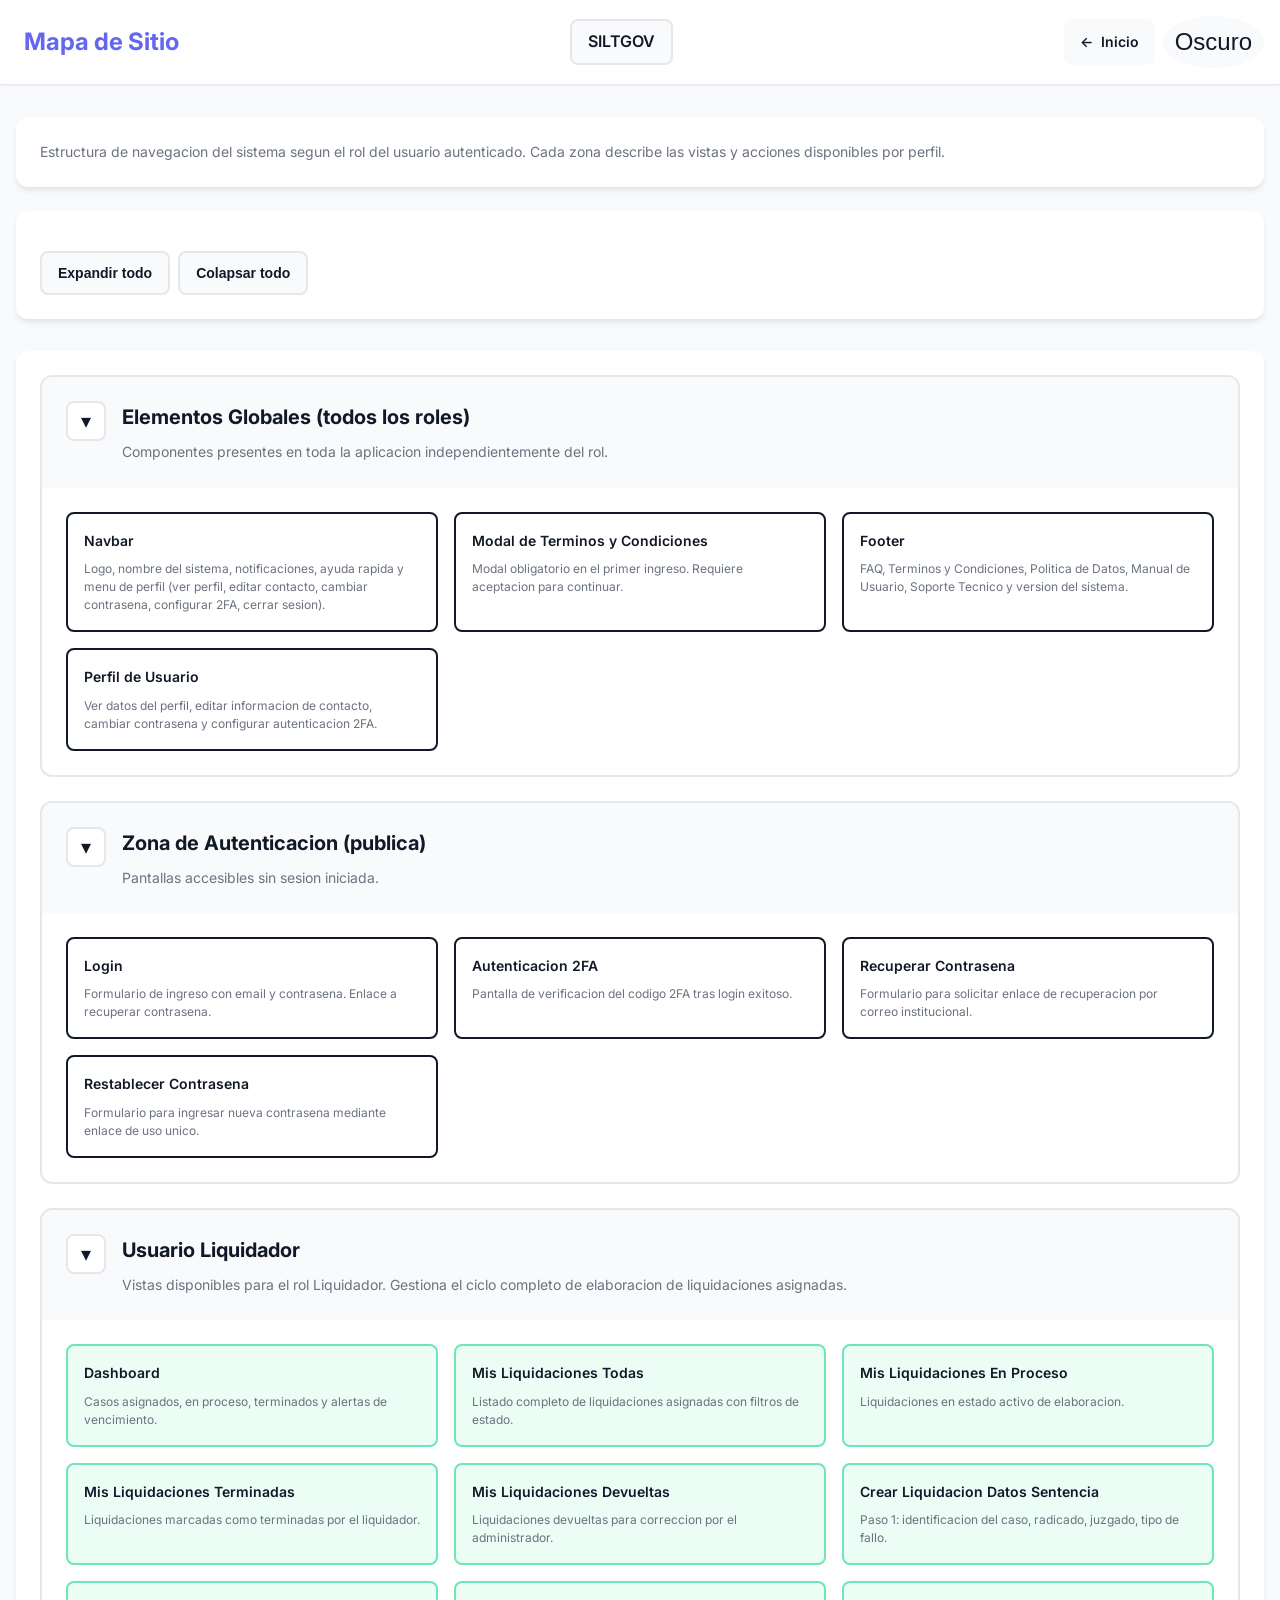
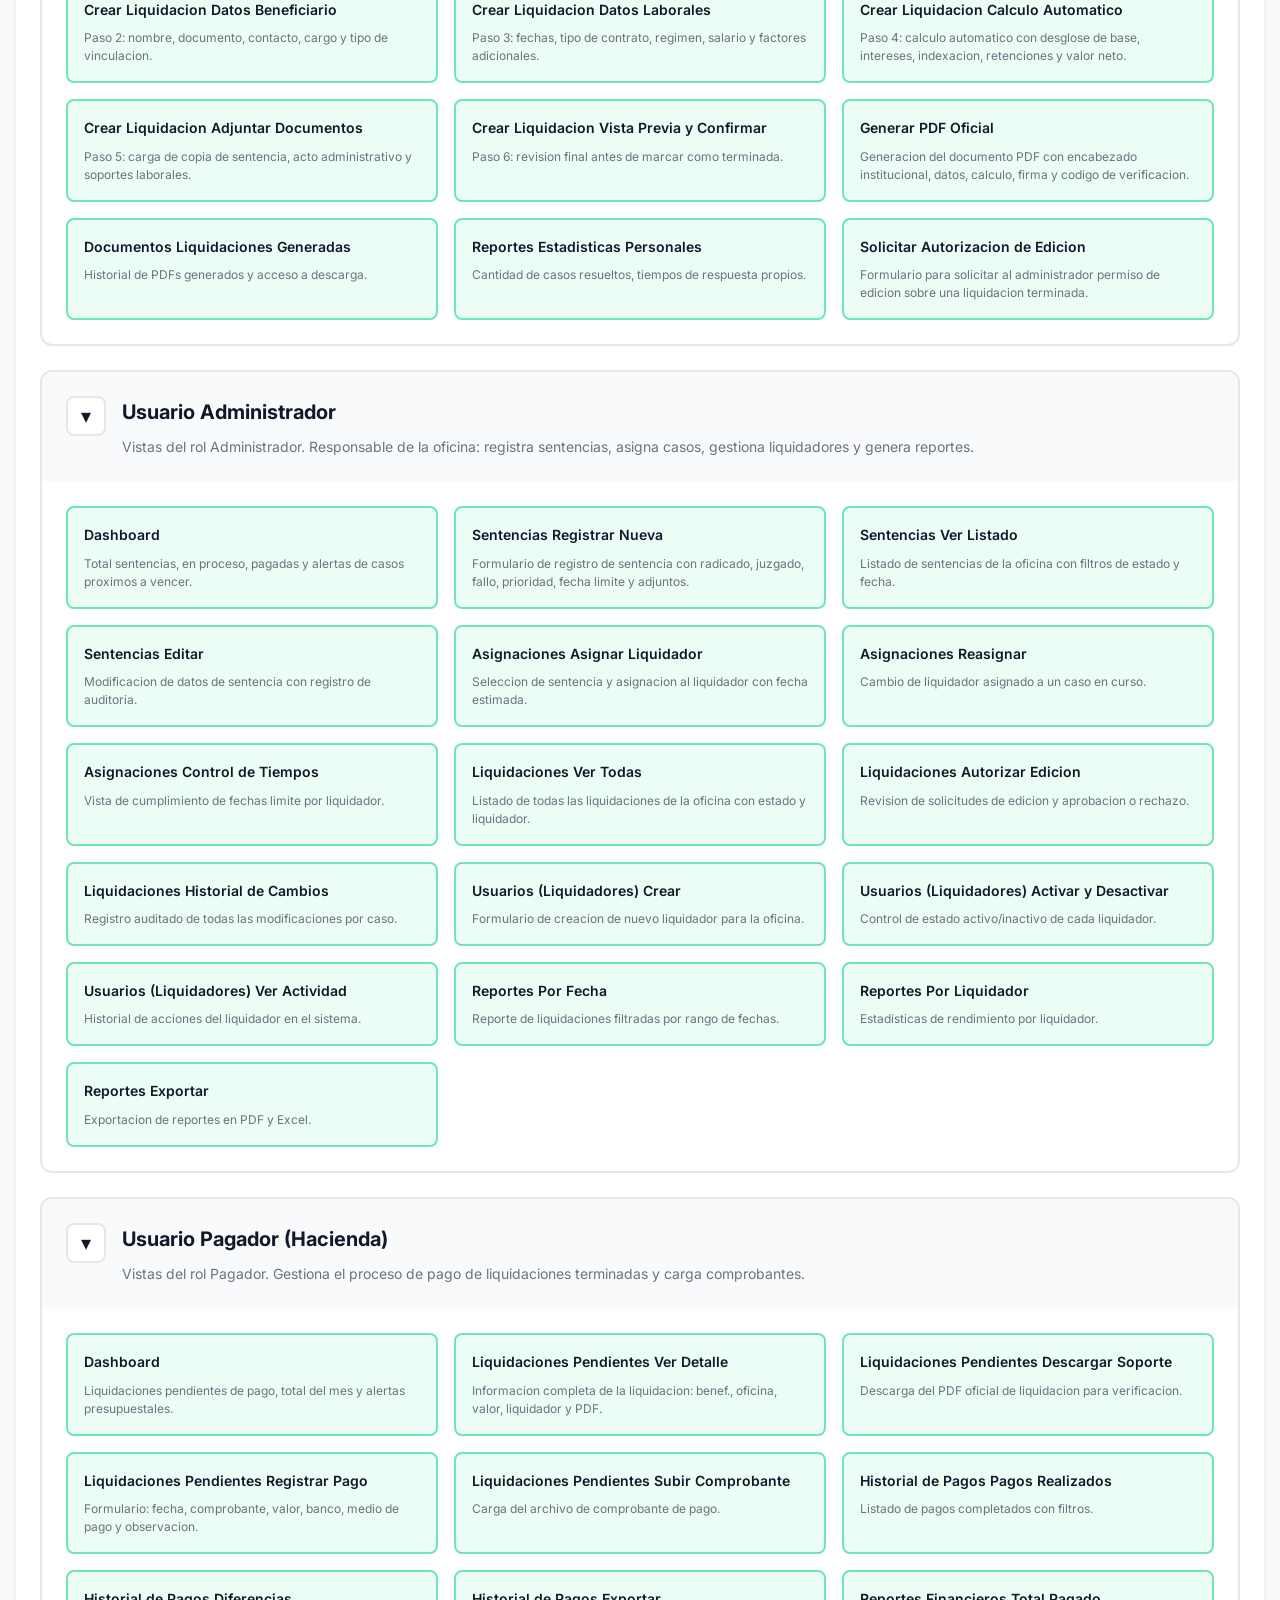
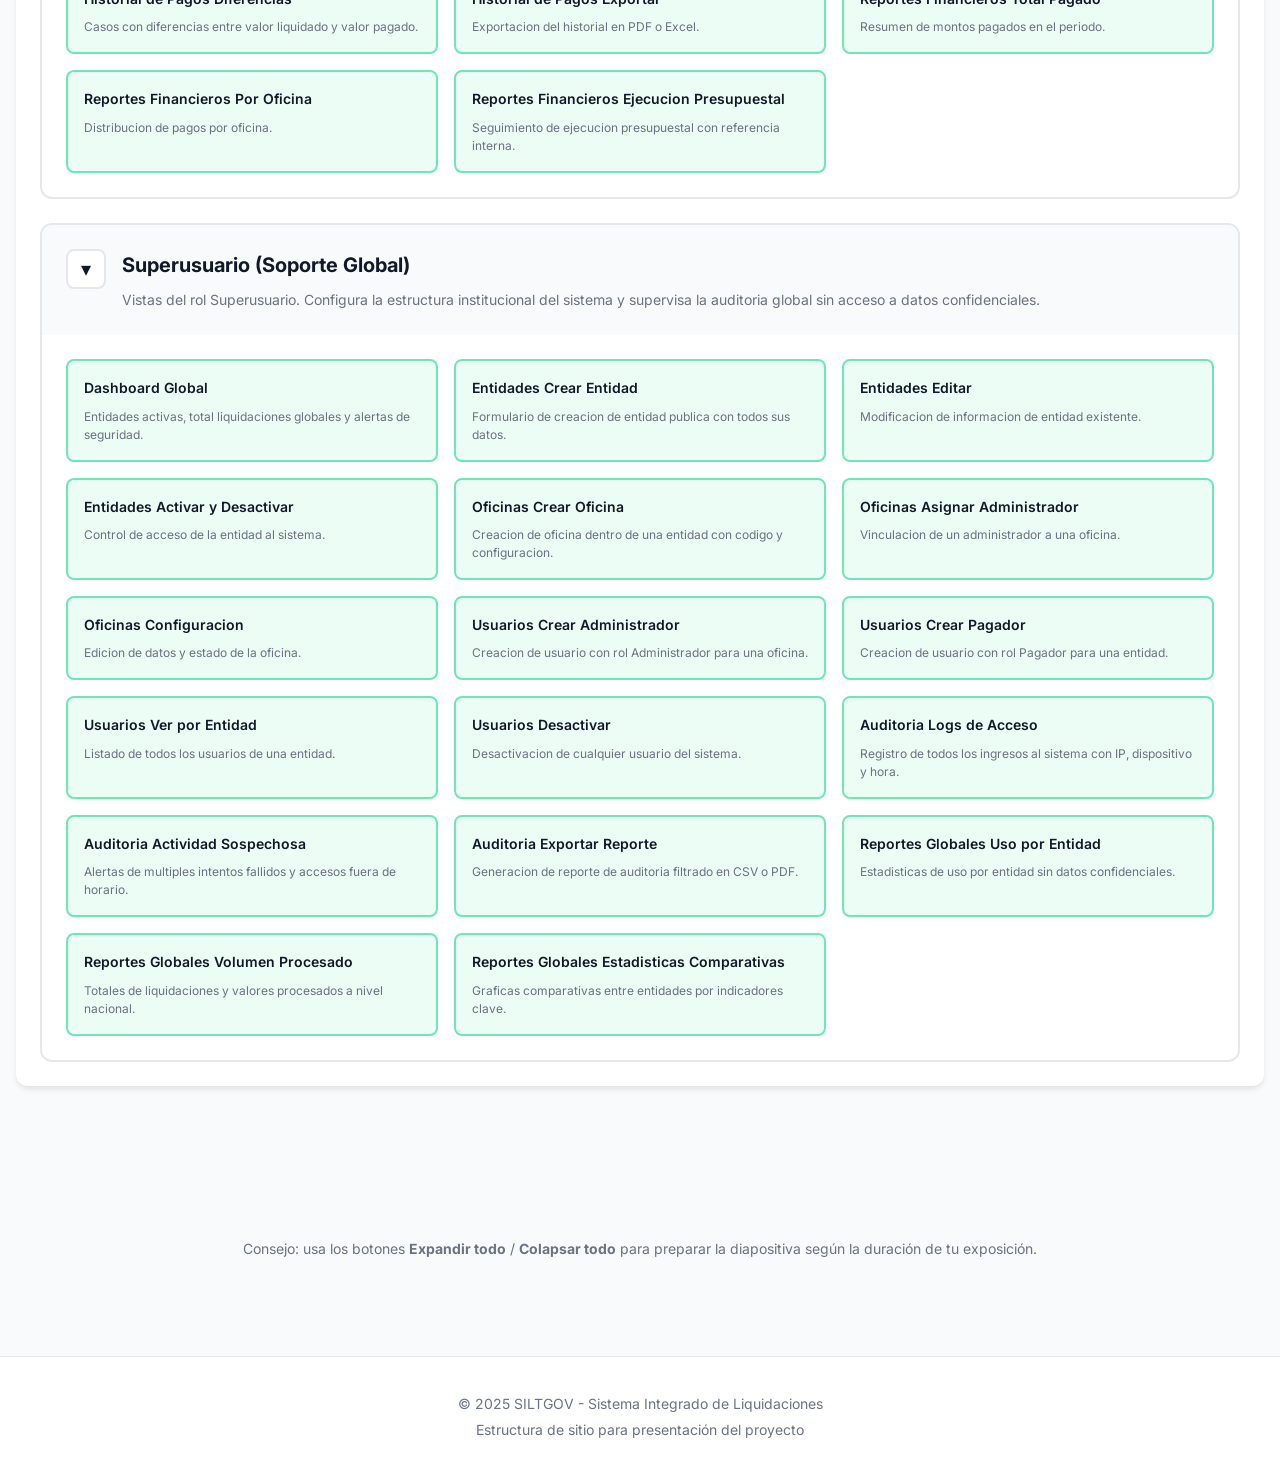
<file: views/site_map.html>
<!doctype html>
<html lang="es">
  <head>
    <meta charset="UTF-8" />
    <meta name="viewport" content="width=device-width, initial-scale=1.0" />
    <meta
      name="description"
      content="Mapa de sitio del Sistema Integrado de Liquidaciones SILTGOV - Gobernacion del Valle"
    />
    <title>Mapa del Sitio - SILTGOV</title>
    <link rel="icon" type="image/svg+xml" href="../assets/siltgov-icon.svg" />
    <link rel="stylesheet" href="../styles/user_stories.css" />
    <link rel="stylesheet" href="../styles/site_map.css" />
    <link rel="preconnect" href="https://fonts.googleapis.com" />
    <link rel="preconnect" href="https://fonts.gstatic.com" crossorigin />
    <link
      href="https://fonts.googleapis.com/css2?family=Inter:wght@300;400;500;600;700&display=swap"
      rel="stylesheet"
    />
  </head>
  <body>
    <header class="header">
      <div class="container">
        <div class="header-content">
          <h1 class="logo">
            <span class="logo-icon"></span>
            Mapa de Sitio
          </h1>
          <div class="project-info">
            <span class="project-name">SILTGOV</span>
          </div>
          <div style="display: flex; gap: 0.5rem; align-items: center">
            <a
              href="../index.html"
              class="back-button"
              aria-label="Volver al inicio"
            >
              <span>←</span> Inicio
            </a>
            <button
              id="theme-toggle"
              class="theme-toggle"
              aria-label="Cambiar tema"
            >
              <span class="theme-icon">Oscuro</span>
            </button>
          </div>
        </div>
      </div>
    </header>

    <main class="main">
      <div class="container">
        <!-- Información del proyecto -->
        <section class="info-section">
          <p class="info-description" id="site-description">
            Diagrama HTML interactivo pensado para la presentación: muestra qué
            ve un usuario antes de loguearse y la estructura interna.
          </p>
        </section>

        <!-- Leyenda de badges -->
        <section class="controls">
          <div class="badge-legend" id="badge-legend">
            <!-- Se cargará dinámicamente -->
          </div>
          <div class="control-buttons">
            <button class="btn-control" id="expandAll">Expandir todo</button>
            <button class="btn-control" id="collapseAll">Colapsar todo</button>
          </div>
        </section>

        <!-- Árbol del mapa de sitio -->
        <section class="site-tree-section">
          <div id="site-tree-container" class="site-tree">
            <!-- Se cargará dinámicamente desde site_map_data.js -->
          </div>

          <div
            id="loading"
            class="loading"
            role="status"
            aria-live="polite"
            hidden
          ></div>

          <div id="error-state" class="error-state" hidden role="alert">
            <h2>Error al cargar el mapa</h2>
            <p id="error-message"></p>
          </div>
        </section>

        <p class="footer-note">
          Consejo: usa los botones <strong>Expandir todo</strong> /
          <strong>Colapsar todo</strong> para preparar la diapositiva según la
          duración de tu exposición.
        </p>
      </div>
    </main>

    <footer class="footer">
      <div class="container">
        <p>&copy; 2025 SILTGOV - Sistema Integrado de Liquidaciones</p>
        <p>Estructura de sitio para presentación del proyecto</p>
      </div>
    </footer>

    <script src="../data/site_map_data.js"></script>
    <script src="../scripts/site_map.js"></script>
  </body>
</html>
</file>
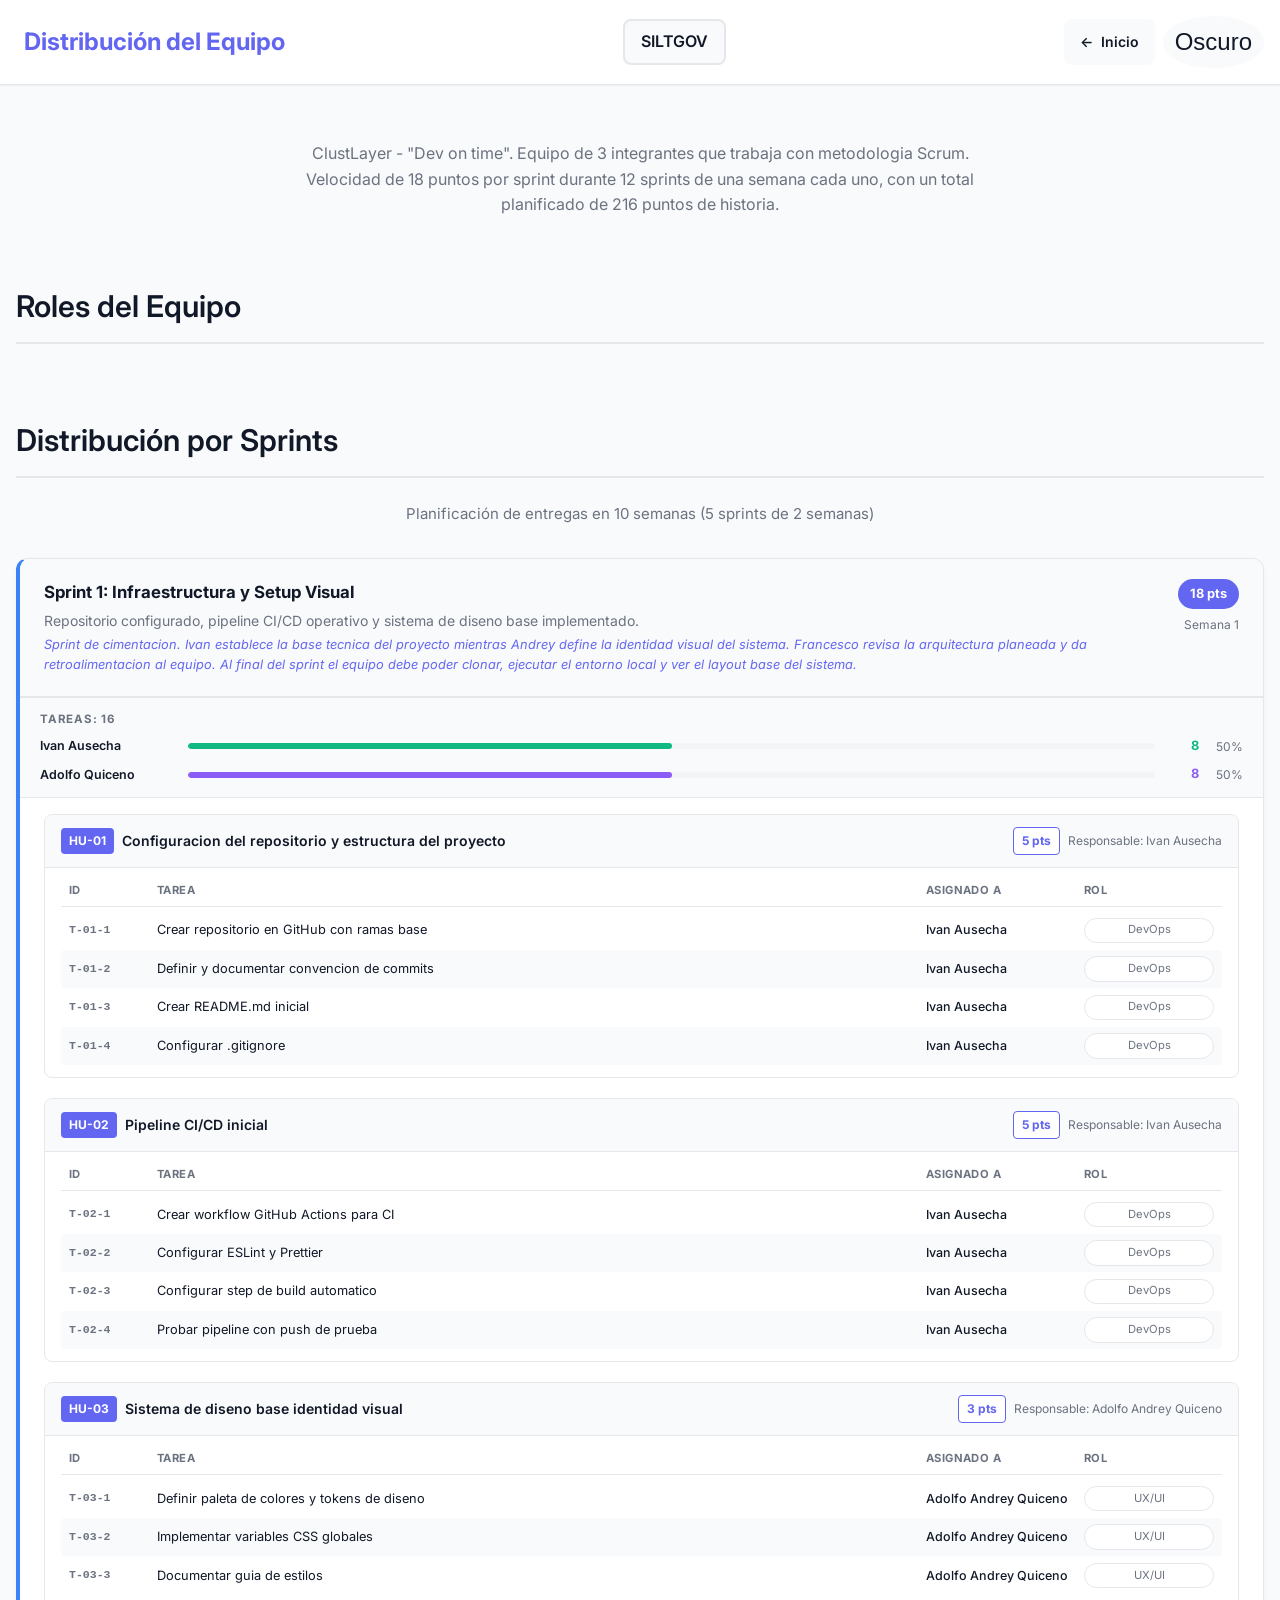
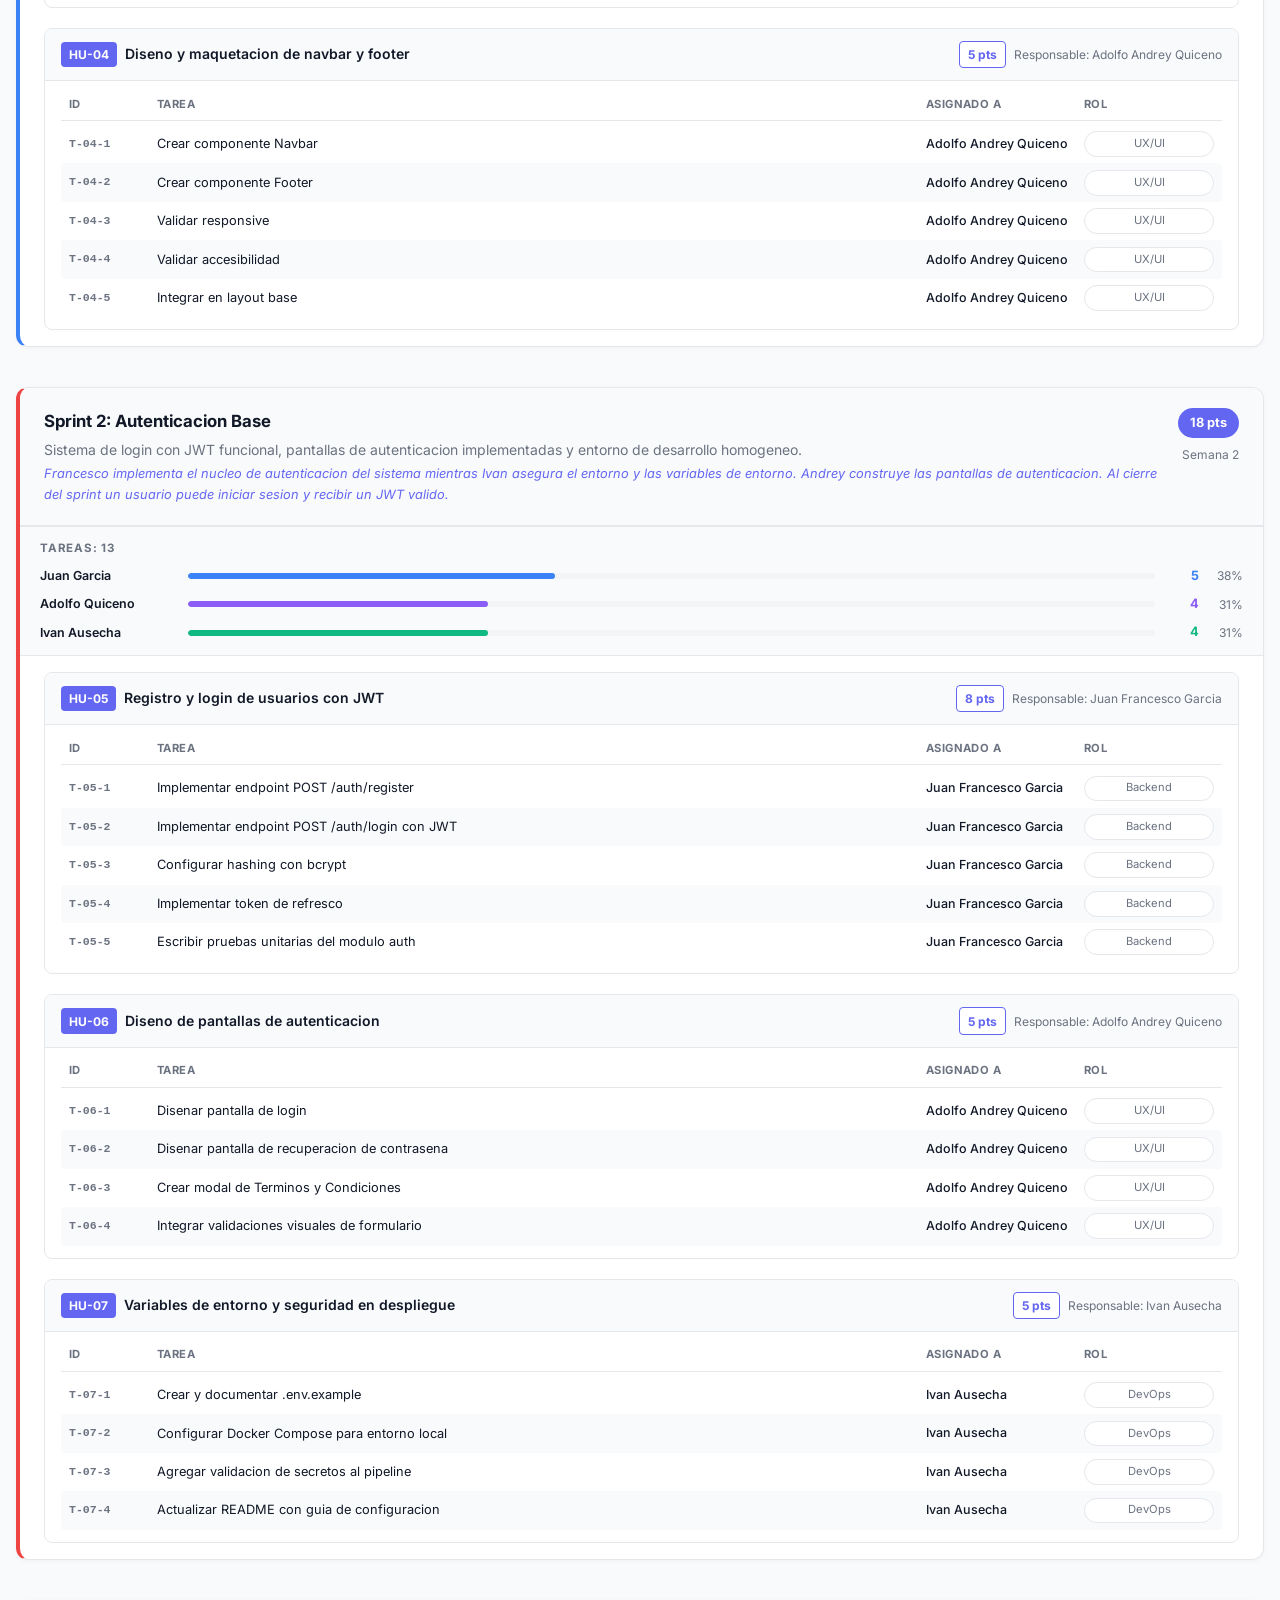
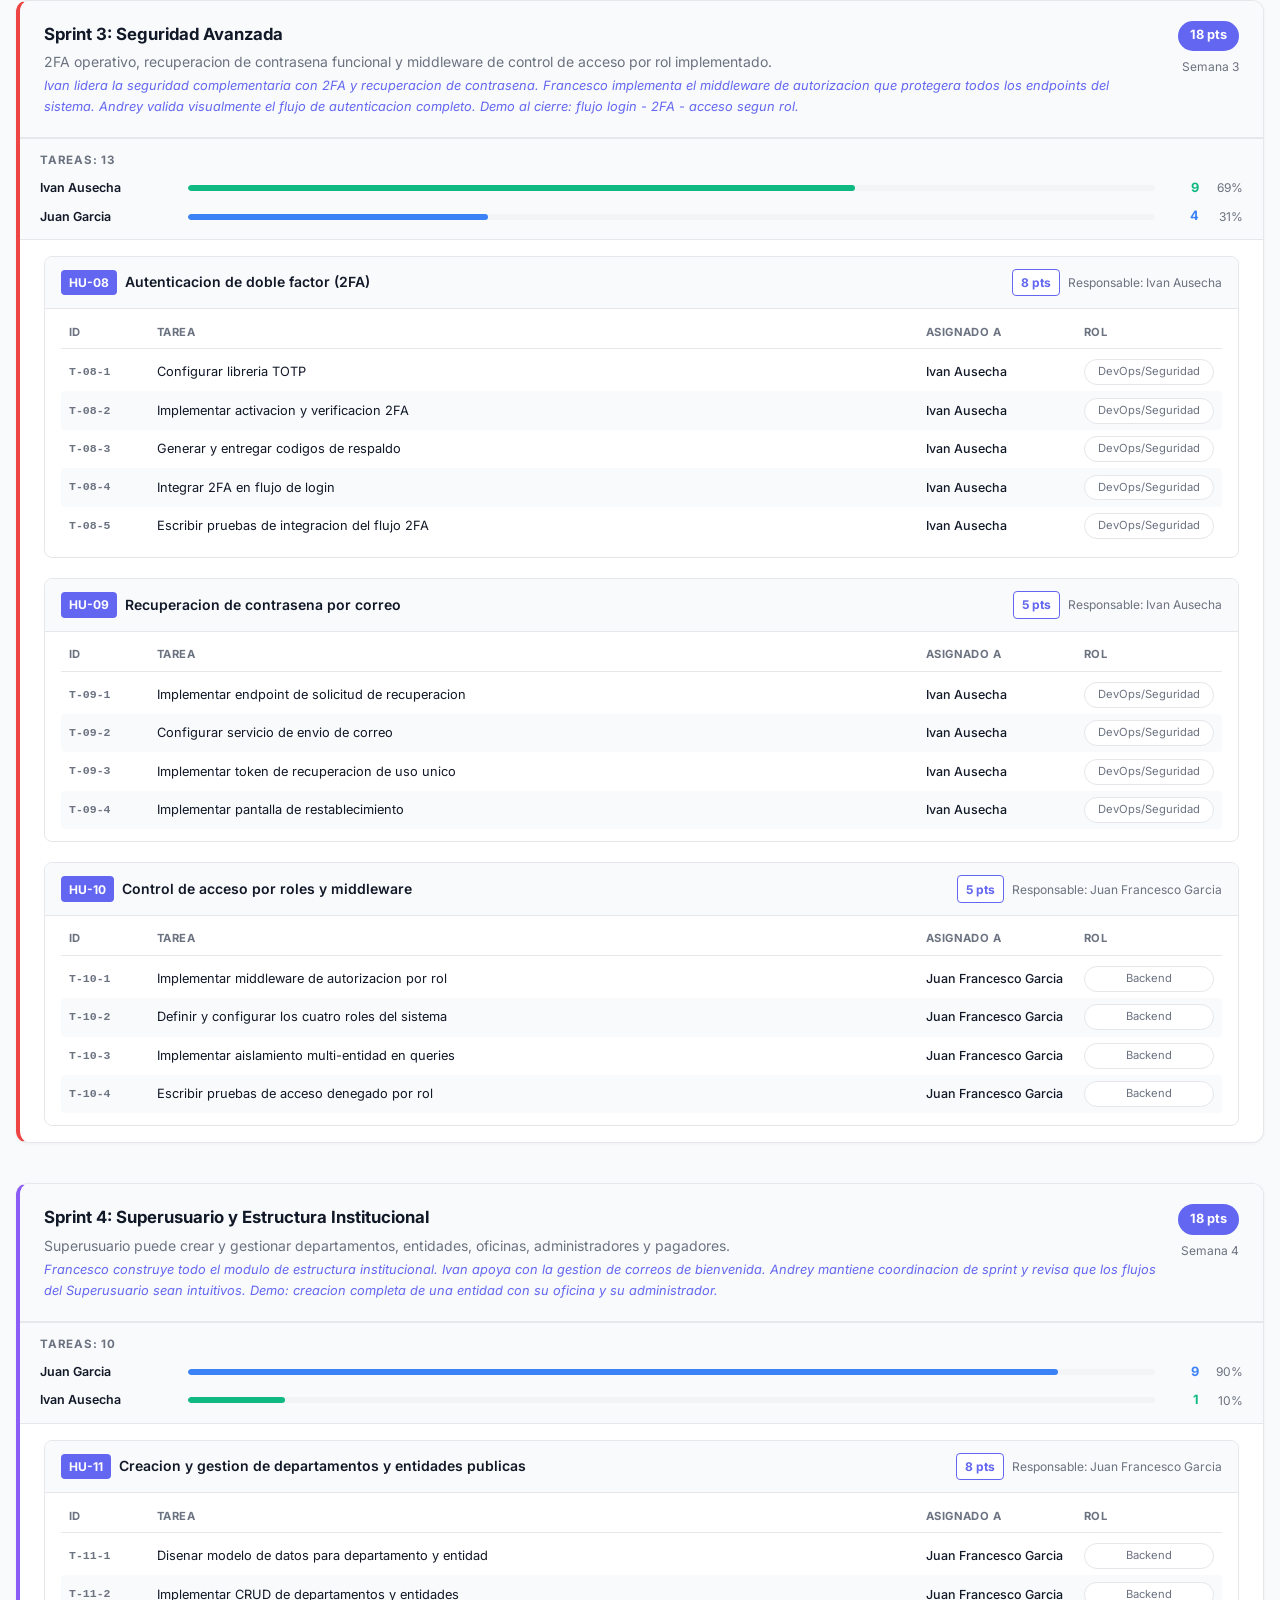
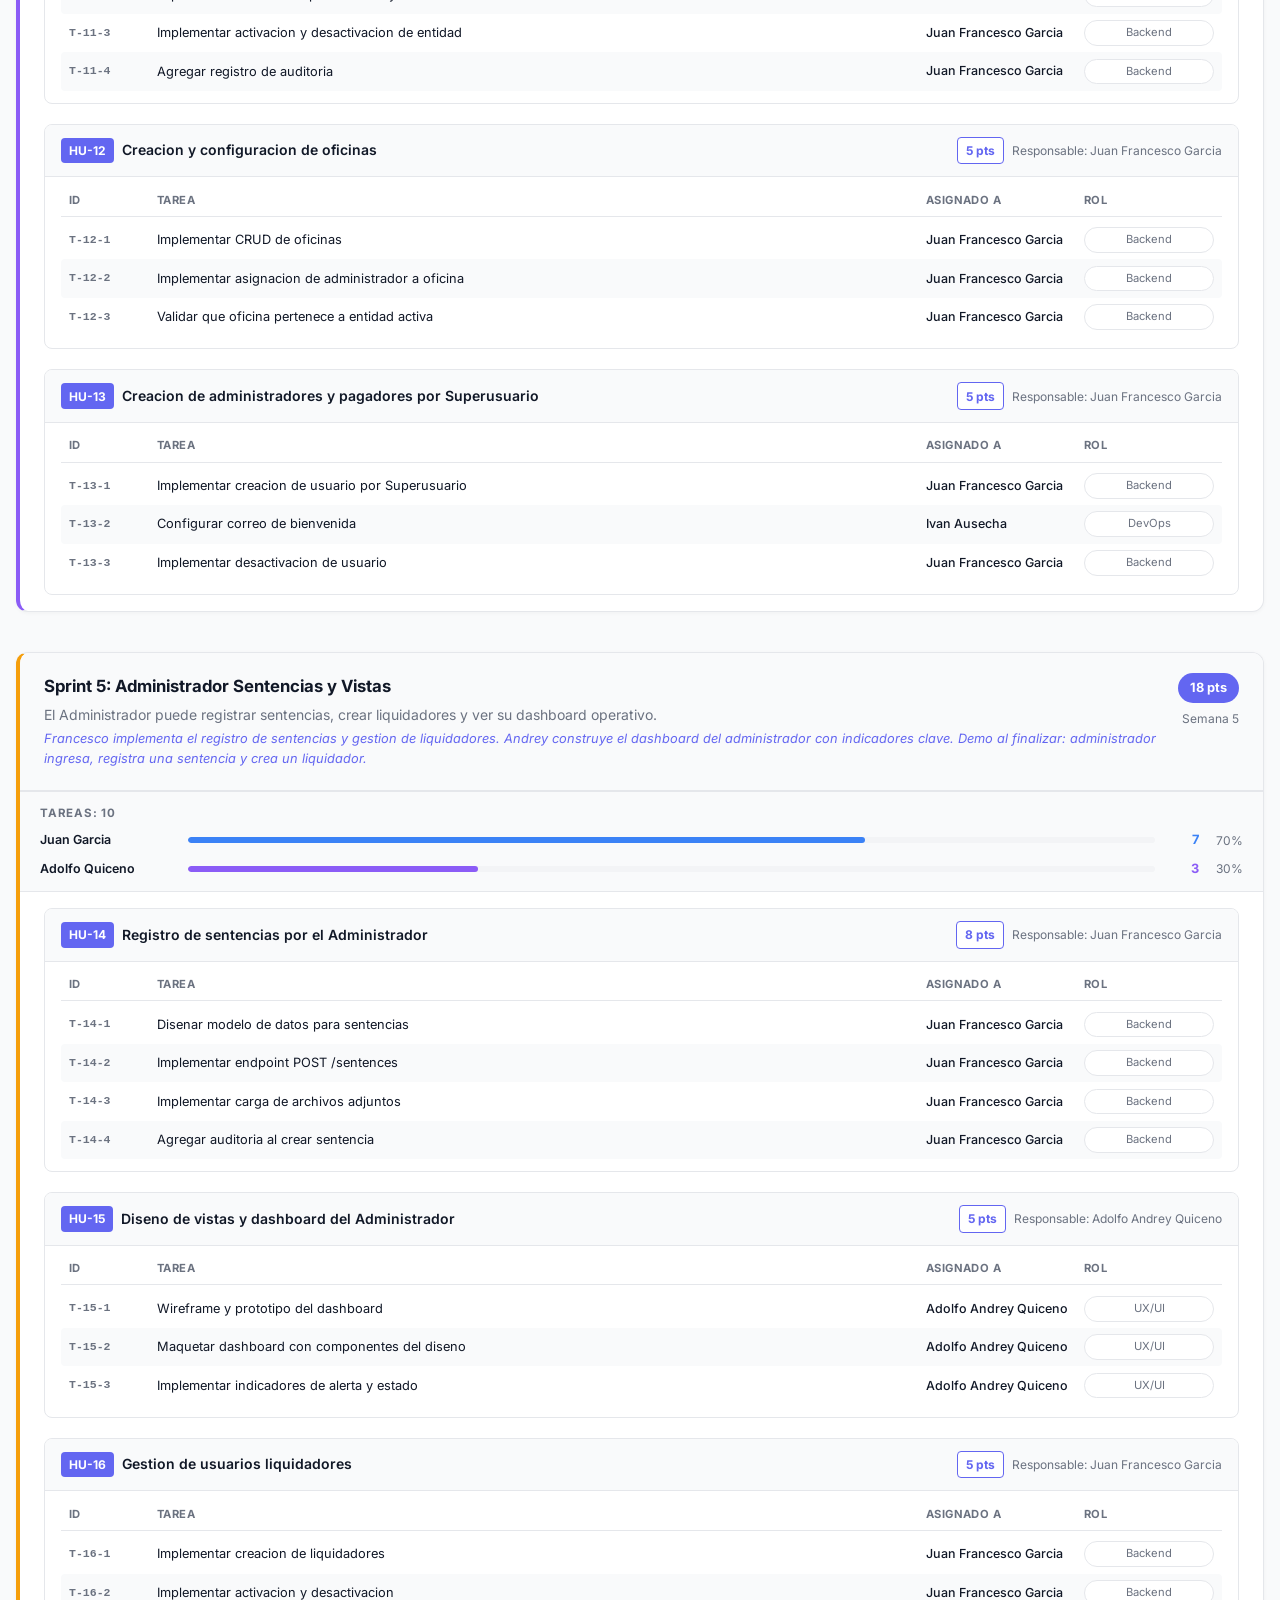
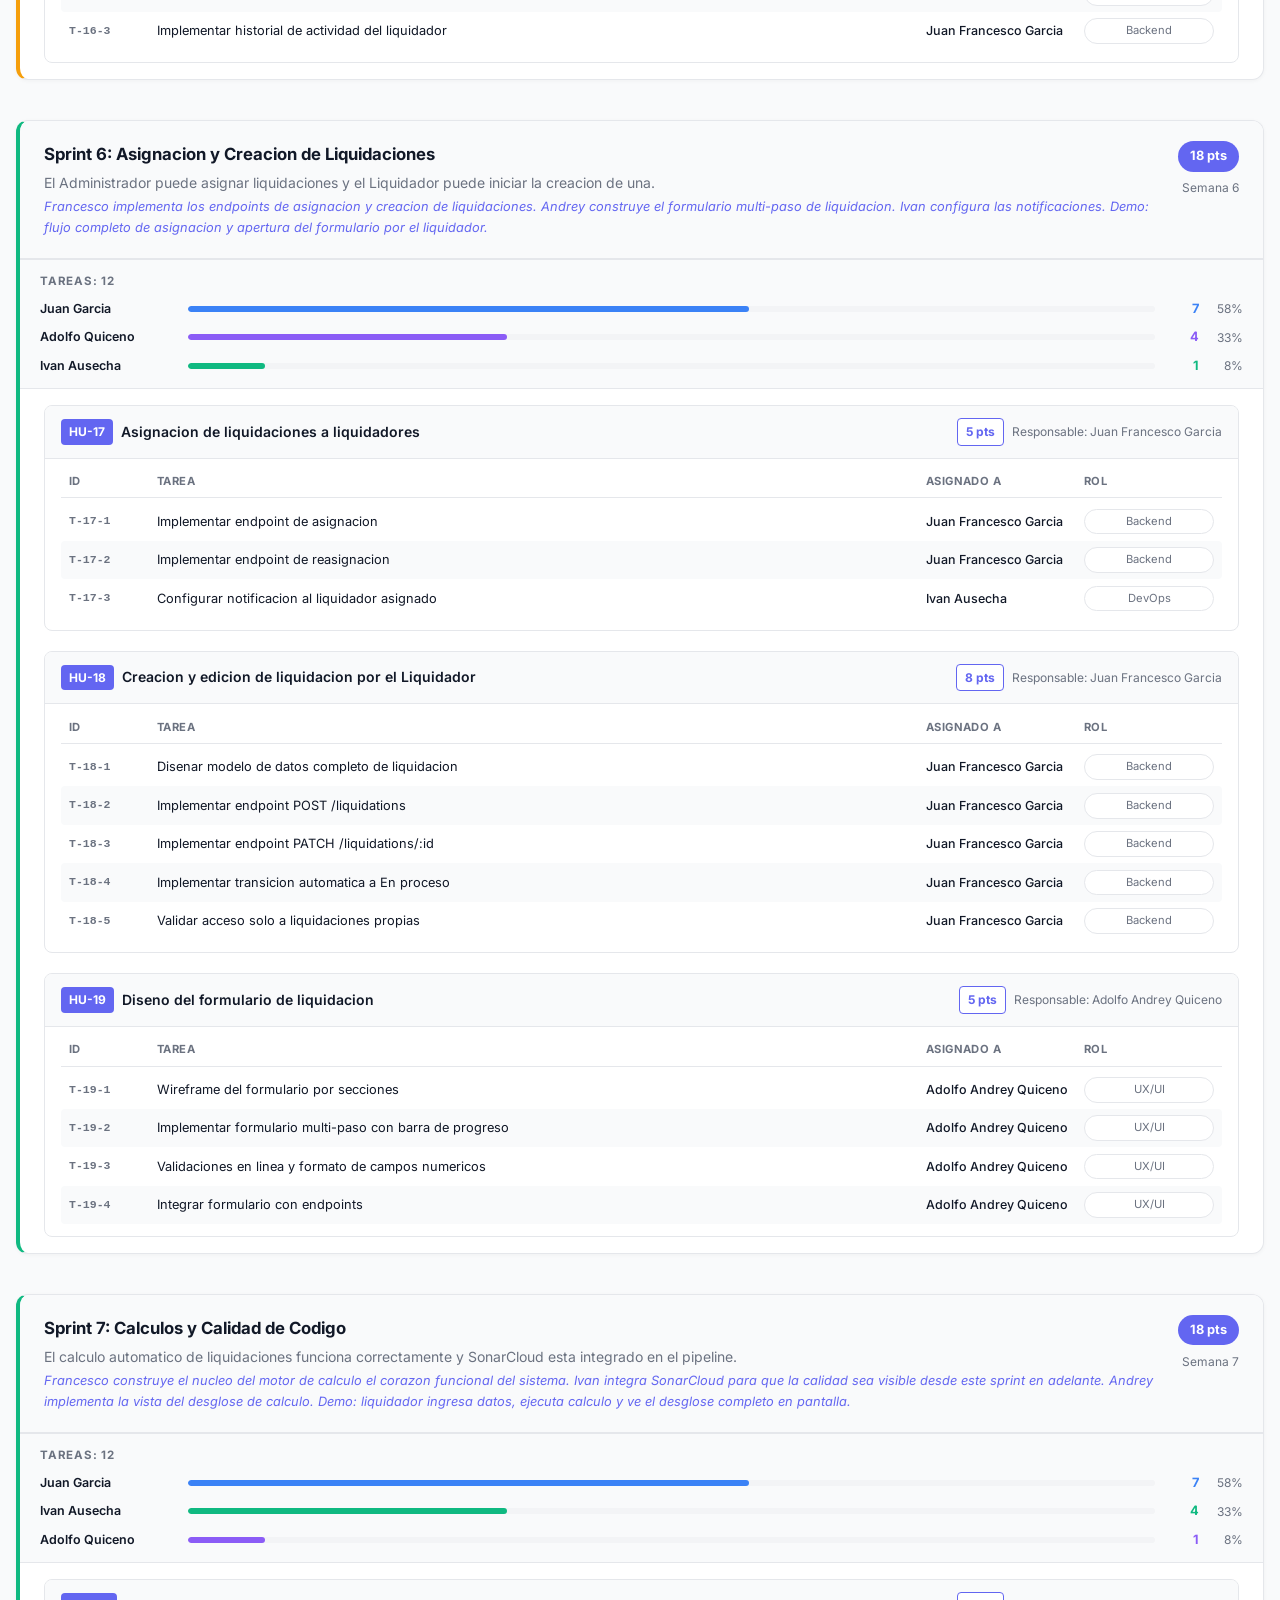
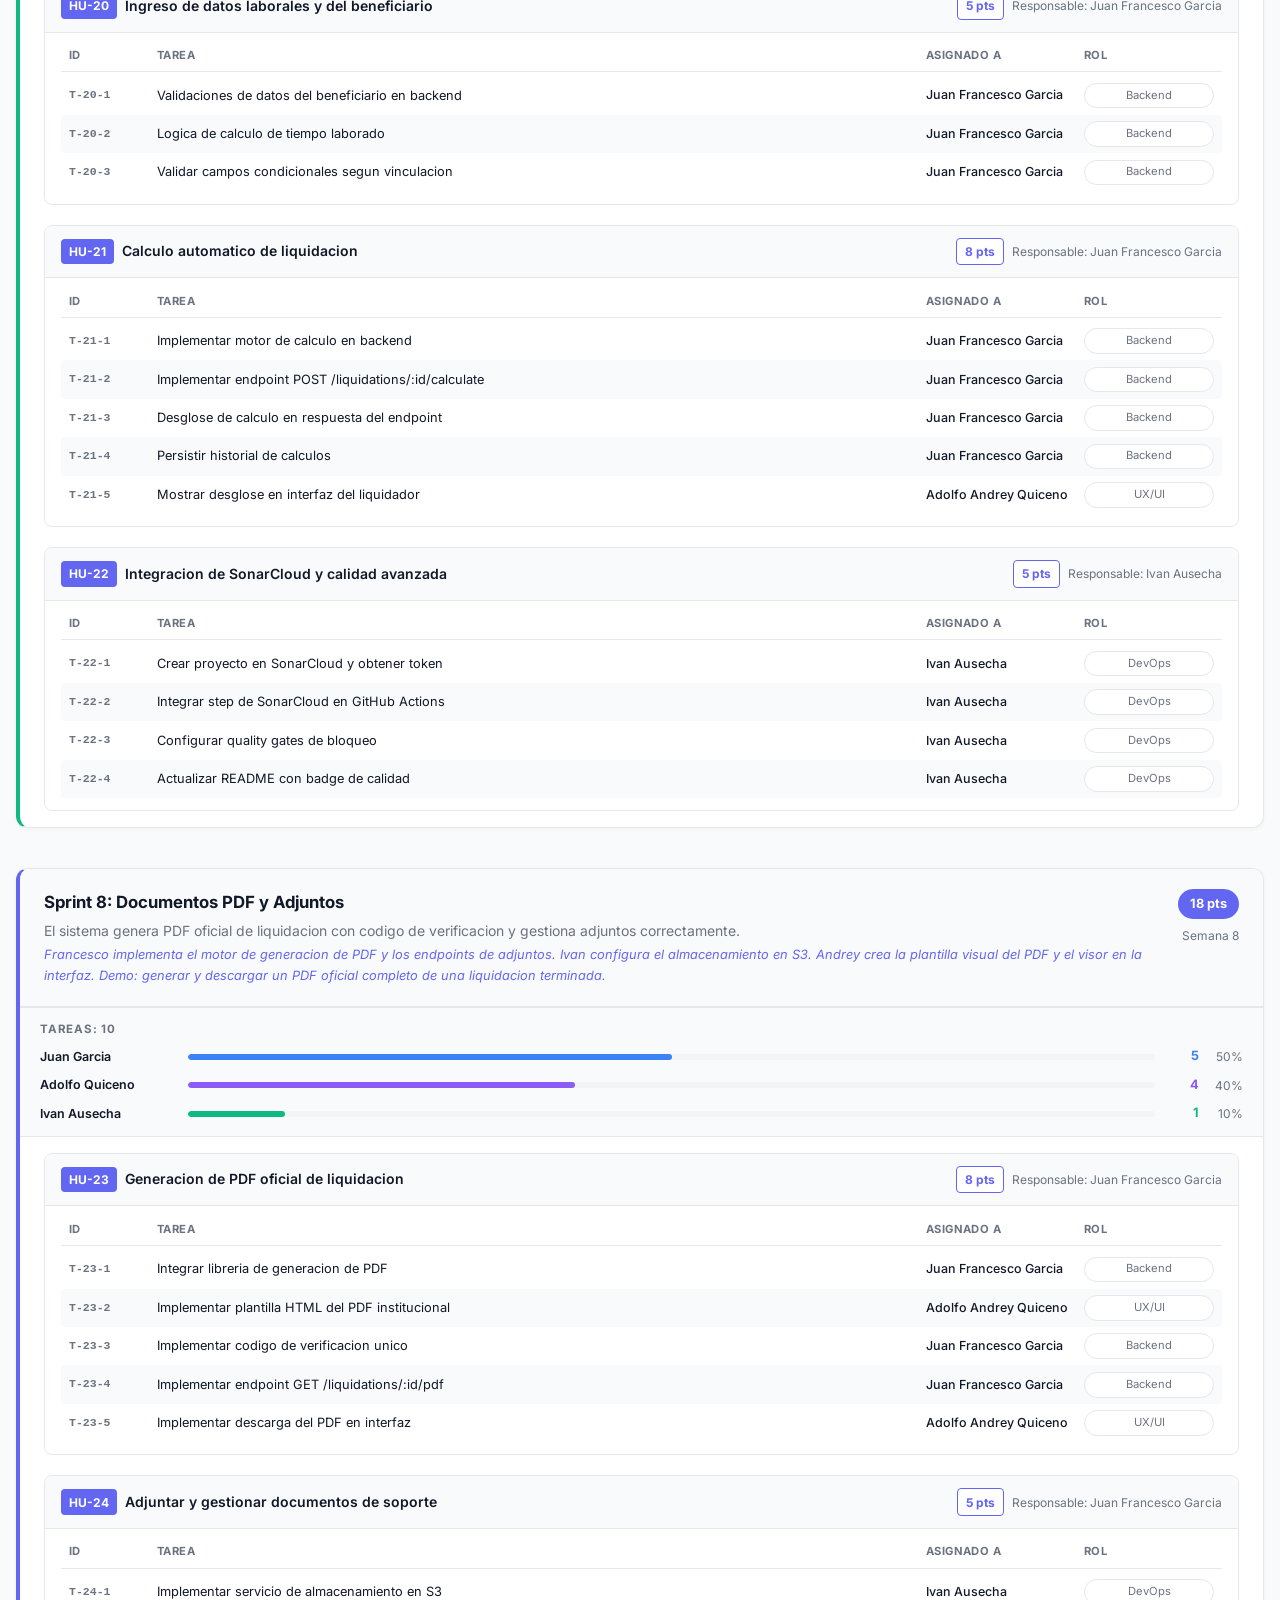
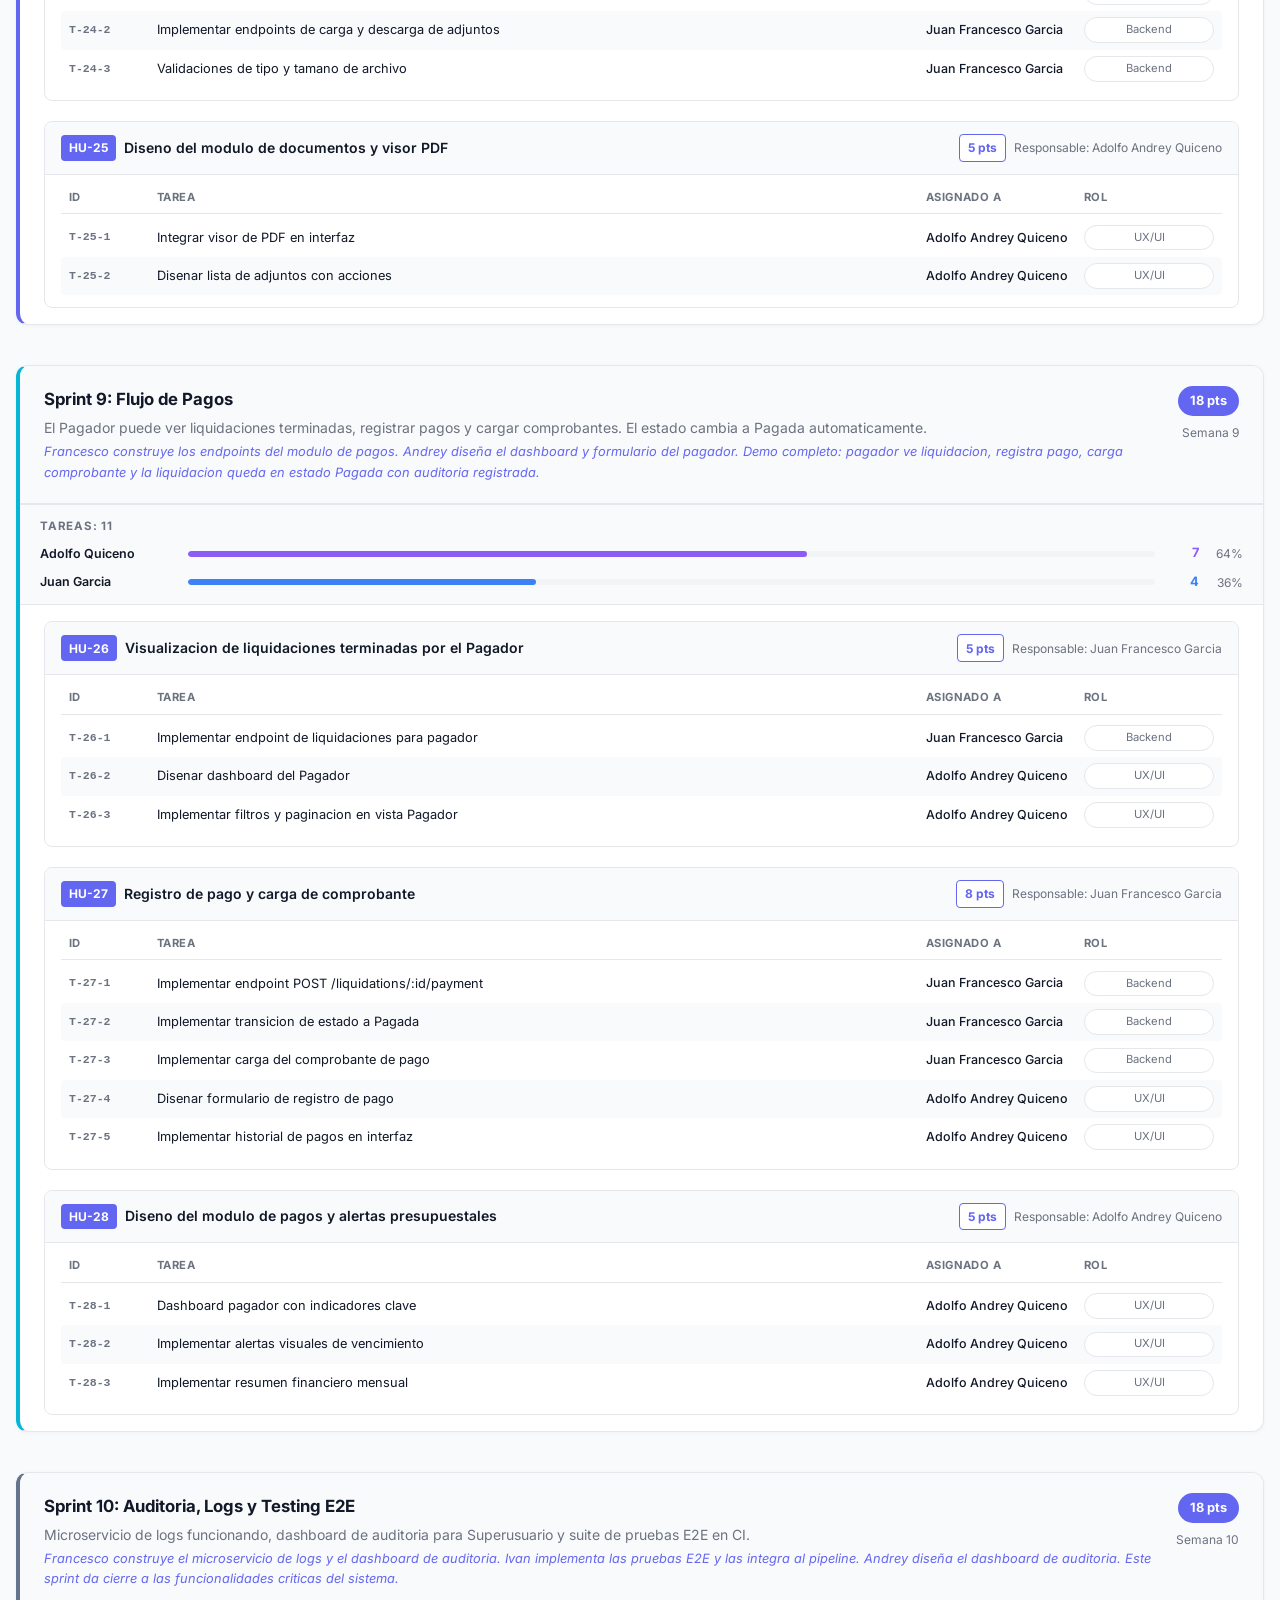
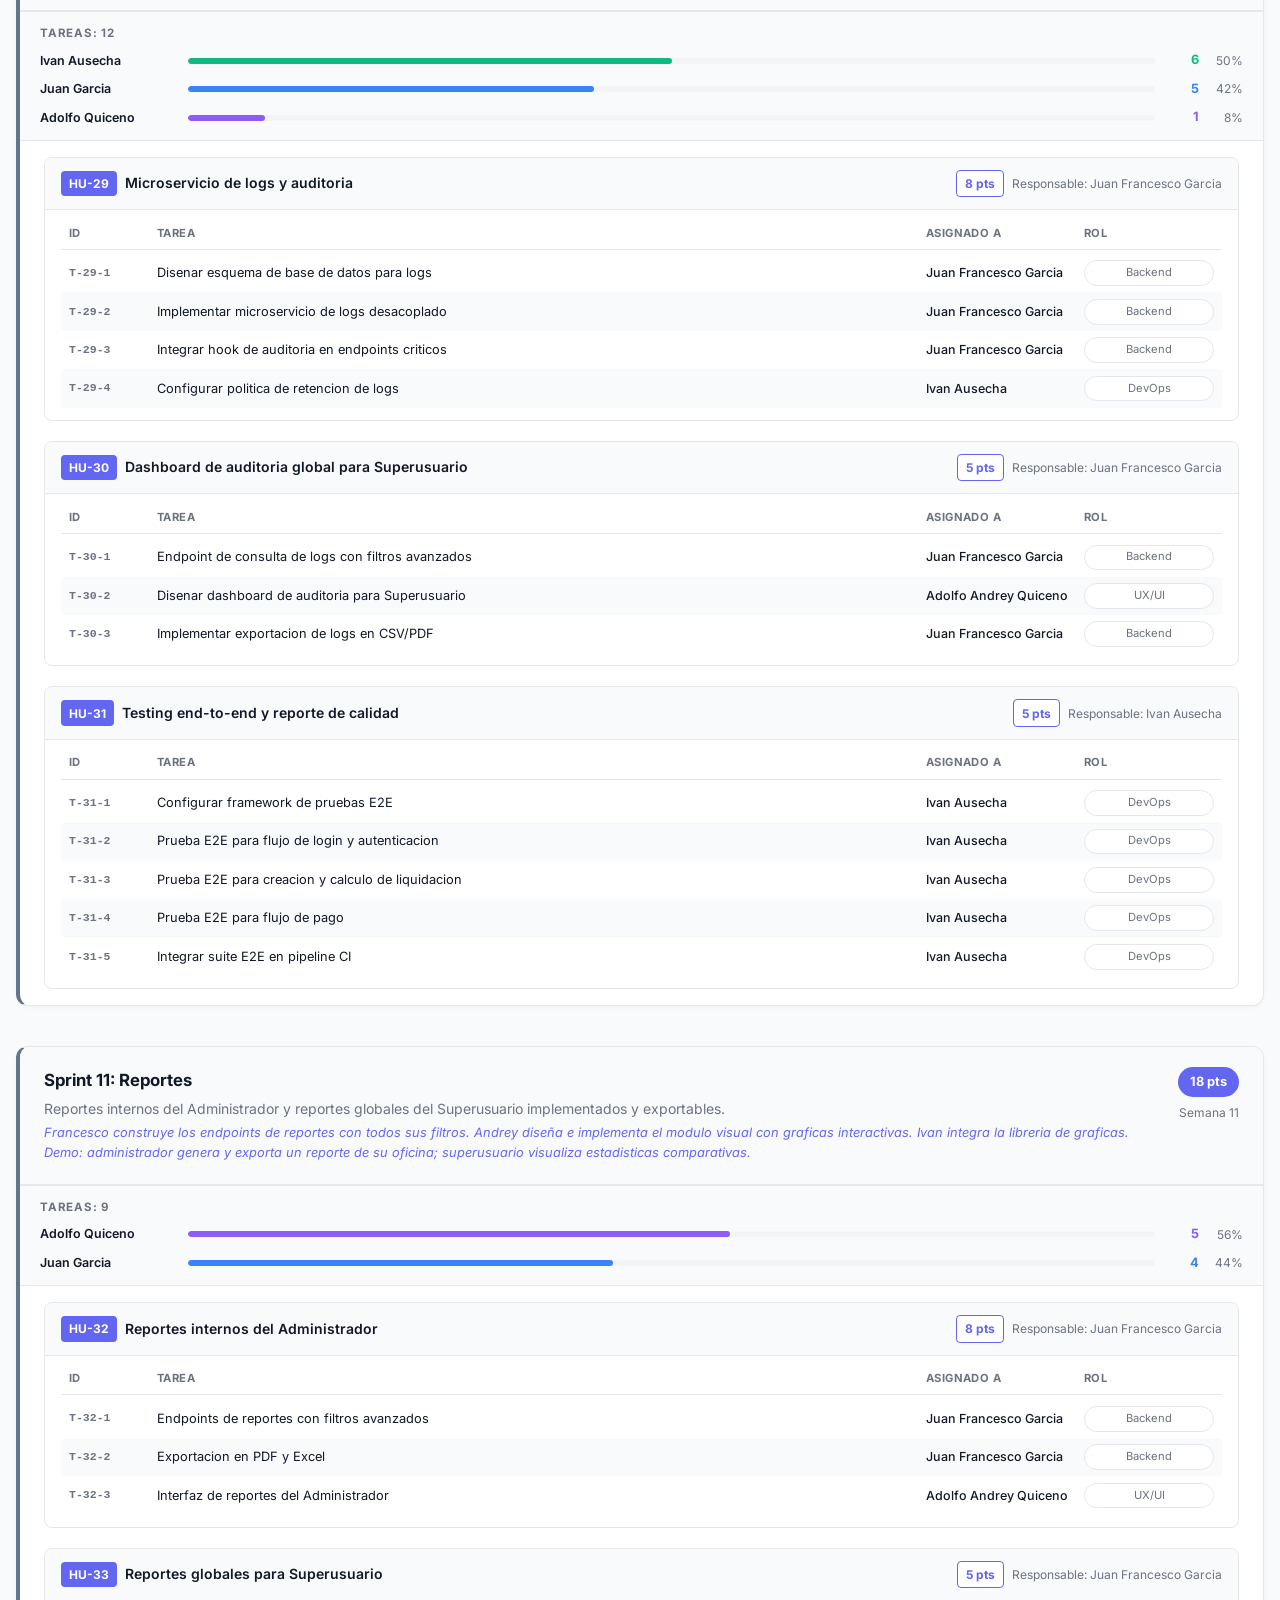
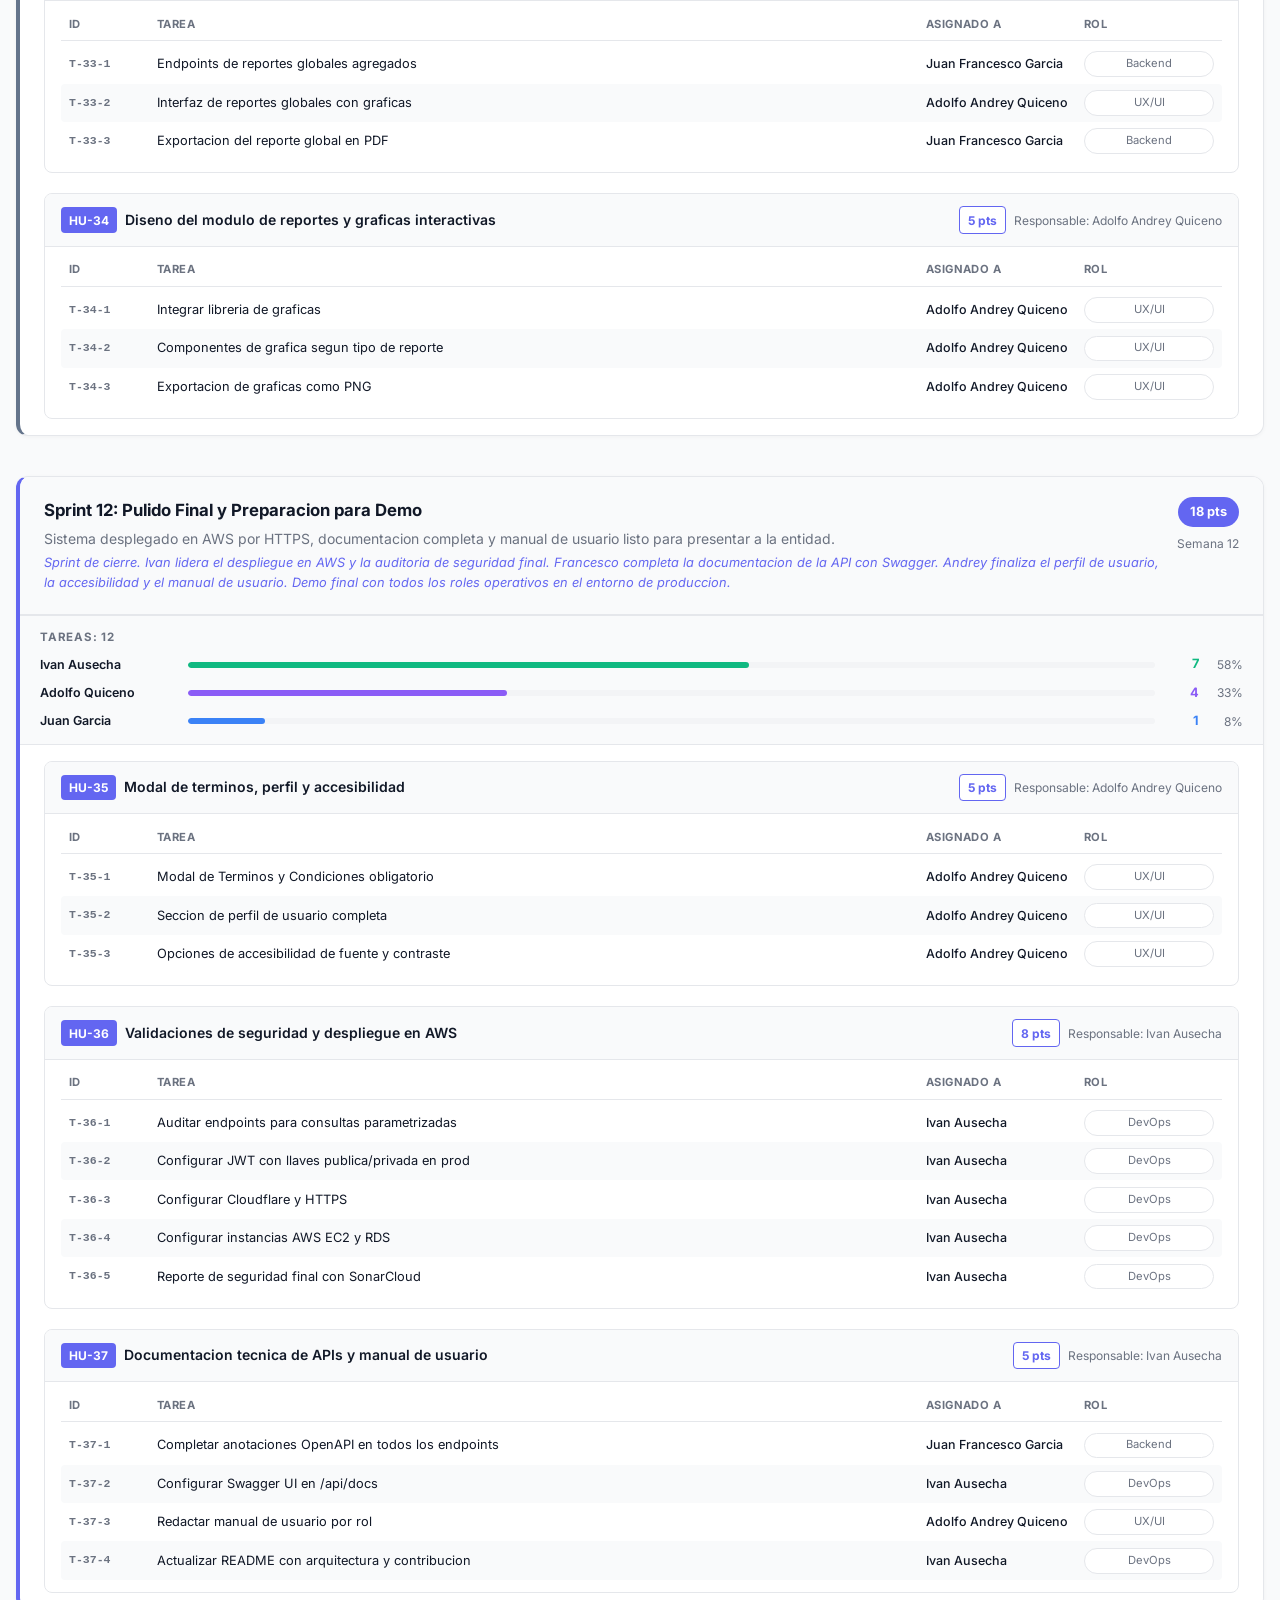
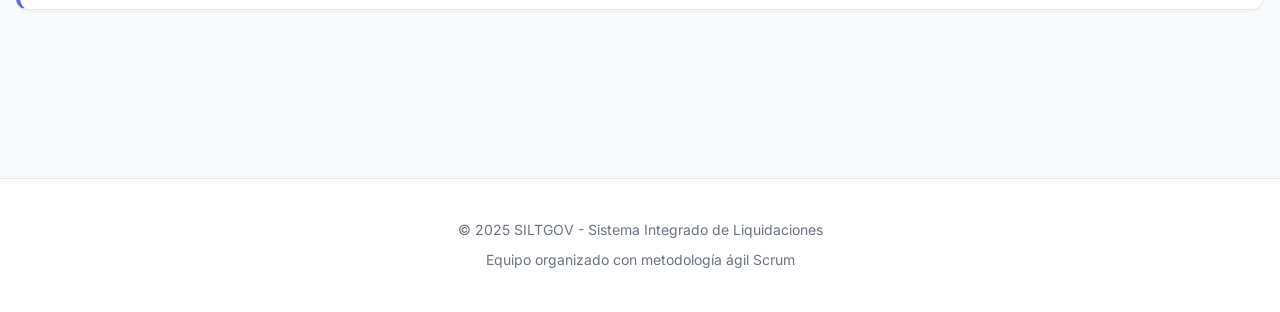
<file: views/team_distribution.html>
<!doctype html>
<html lang="es">
  <head>
    <meta charset="UTF-8" />
    <meta name="viewport" content="width=device-width, initial-scale=1.0" />
    <meta
      name="description"
      content="Distribucion del equipo de desarrollo y planificacion de sprints del proyecto SILTGOV"
    />
    <title>Distribucion del Equipo - SILTGOV</title>
    <link rel="icon" type="image/svg+xml" href="../assets/siltgov-icon.svg" />
    <link rel="stylesheet" href="../styles/user_stories.css" />
    <link rel="stylesheet" href="../styles/team_distribution.css" />
    <link rel="preconnect" href="https://fonts.googleapis.com" />
    <link rel="preconnect" href="https://fonts.gstatic.com" crossorigin />
    <link
      href="https://fonts.googleapis.com/css2?family=Inter:wght@300;400;500;600;700&display=swap"
      rel="stylesheet"
    />
  </head>
  <body>
    <header class="header">
      <div class="container">
        <div class="header-content">
          <h1 class="logo">
            <span class="logo-icon"></span>
            Distribución del Equipo
          </h1>
          <div class="project-info">
            <span class="project-name">SILTGOV</span>
          </div>
          <div style="display: flex; gap: 0.5rem; align-items: center">
            <a
              href="../index.html"
              class="back-button"
              aria-label="Volver al inicio"
            >
              <span>←</span> Inicio
            </a>
            <button
              id="theme-toggle"
              class="theme-toggle"
              aria-label="Cambiar tema"
            >
              <span class="theme-icon">Oscuro</span>
            </button>
          </div>
        </div>
      </div>
    </header>

    <main class="main">
      <div class="container">
        <!-- Información del equipo -->
        <section class="info-section">
          <p class="info-description" id="team-description">
            <!-- Se cargará desde team_data.js -->
          </p>
        </section>

        <!-- Error State -->
        <div id="error-state" class="error-state" hidden role="alert">
          <h2>Error al cargar información</h2>
          <p id="error-message"></p>
        </div>

        <!-- Roles del equipo -->
        <section class="roles-section">
          <h2 class="section-title">Roles del Equipo</h2>
          <div id="roles-container" class="roles-container">
            <!-- Se cargará dinámicamente desde team_data.js -->
          </div>
        </section>

        <!-- Sprints del proyecto -->
        <section class="sprints-section">
          <h2 class="section-title">Distribución por Sprints</h2>
          <p class="section-description">
            Planificación de entregas en 10 semanas (5 sprints de 2 semanas)
          </p>
          <div id="sprints-container" class="sprints-container">
            <!-- Se cargará dinámicamente -->
          </div>
        </section>
      </div>
    </main>

    <footer class="footer">
      <div class="container">
        <p>&copy; 2025 SILTGOV - Sistema Integrado de Liquidaciones</p>
        <p>Equipo organizado con metodología ágil Scrum</p>
      </div>
    </footer>

    <script src="../data/team_data.js"></script>
    <script src="../scripts/team_distribution.js"></script>
  </body>
</html>
</file>
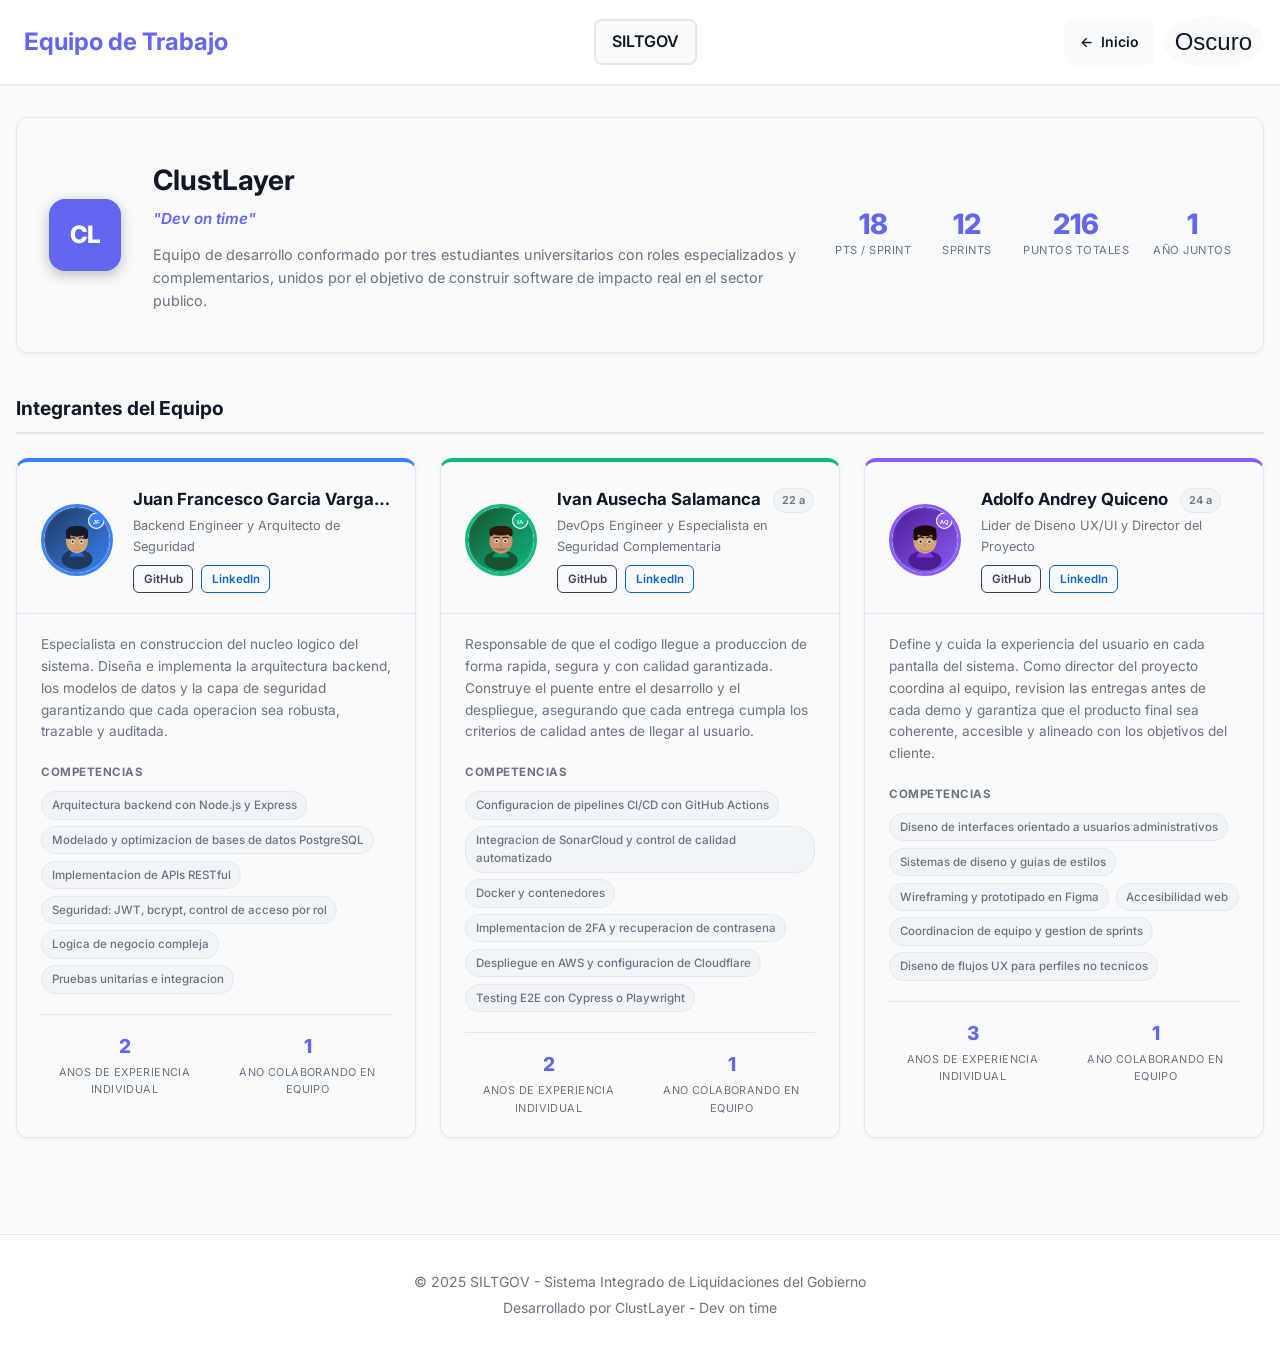
<file: views/team_members.html>
<!doctype html>
<html lang="es">
  <head>
    <meta charset="UTF-8" />
    <meta name="viewport" content="width=device-width, initial-scale=1.0" />
    <meta
      name="description"
      content="Equipo de desarrollo ClustLayer - SILTGOV Sistema Integrado de Liquidaciones"
    />
    <title>Equipo de Trabajo - SILTGOV</title>
    <link rel="icon" type="image/svg+xml" href="../assets/siltgov-icon.svg" />
    <link rel="stylesheet" href="../styles/user_stories.css" />
    <link rel="stylesheet" href="../styles/team_members.css" />
    <link rel="preconnect" href="https://fonts.googleapis.com" />
    <link rel="preconnect" href="https://fonts.gstatic.com" crossorigin />
    <link
      href="https://fonts.googleapis.com/css2?family=Inter:wght@300;400;500;600;700&display=swap"
      rel="stylesheet"
    />
  </head>
  <body>
    <header class="header">
      <div class="container">
        <div class="header-content">
          <h1 class="logo">
            <span class="logo-icon"></span>
            Equipo de Trabajo
          </h1>
          <div class="project-info">
            <span class="project-name">SILTGOV</span>
          </div>
          <div style="display: flex; gap: 0.5rem; align-items: center">
            <a
              href="../index.html"
              class="back-button"
              aria-label="Volver al inicio"
            >
              <span>&#8592;</span> Inicio
            </a>
            <button
              id="theme-toggle"
              class="theme-toggle"
              aria-label="Cambiar tema"
            >
              <span class="theme-icon">Oscuro</span>
            </button>
          </div>
        </div>
      </div>
    </header>

    <main class="main">
      <div class="container">
        <!-- Error state -->
        <div id="error-state" class="error-state" hidden role="alert">
          <h2>Error al cargar informacion</h2>
          <p id="error-message"></p>
        </div>

        <!-- Team hero -->
        <div id="team-hero" hidden></div>

        <!-- Members section -->
        <section id="members-section" hidden>
          <h2 class="members-section-title">Integrantes del Equipo</h2>
          <div id="members-grid" class="members-grid"></div>
        </section>
      </div>
    </main>

    <footer class="footer">
      <div class="container">
        <p>
          &copy; 2025 SILTGOV - Sistema Integrado de Liquidaciones del Gobierno
        </p>
        <p>Desarrollado por ClustLayer - Dev on time</p>
      </div>
    </footer>

    <script src="../data/team_members_data.js"></script>
    <script src="../scripts/team_members.js"></script>
  </body>
</html>
</file>
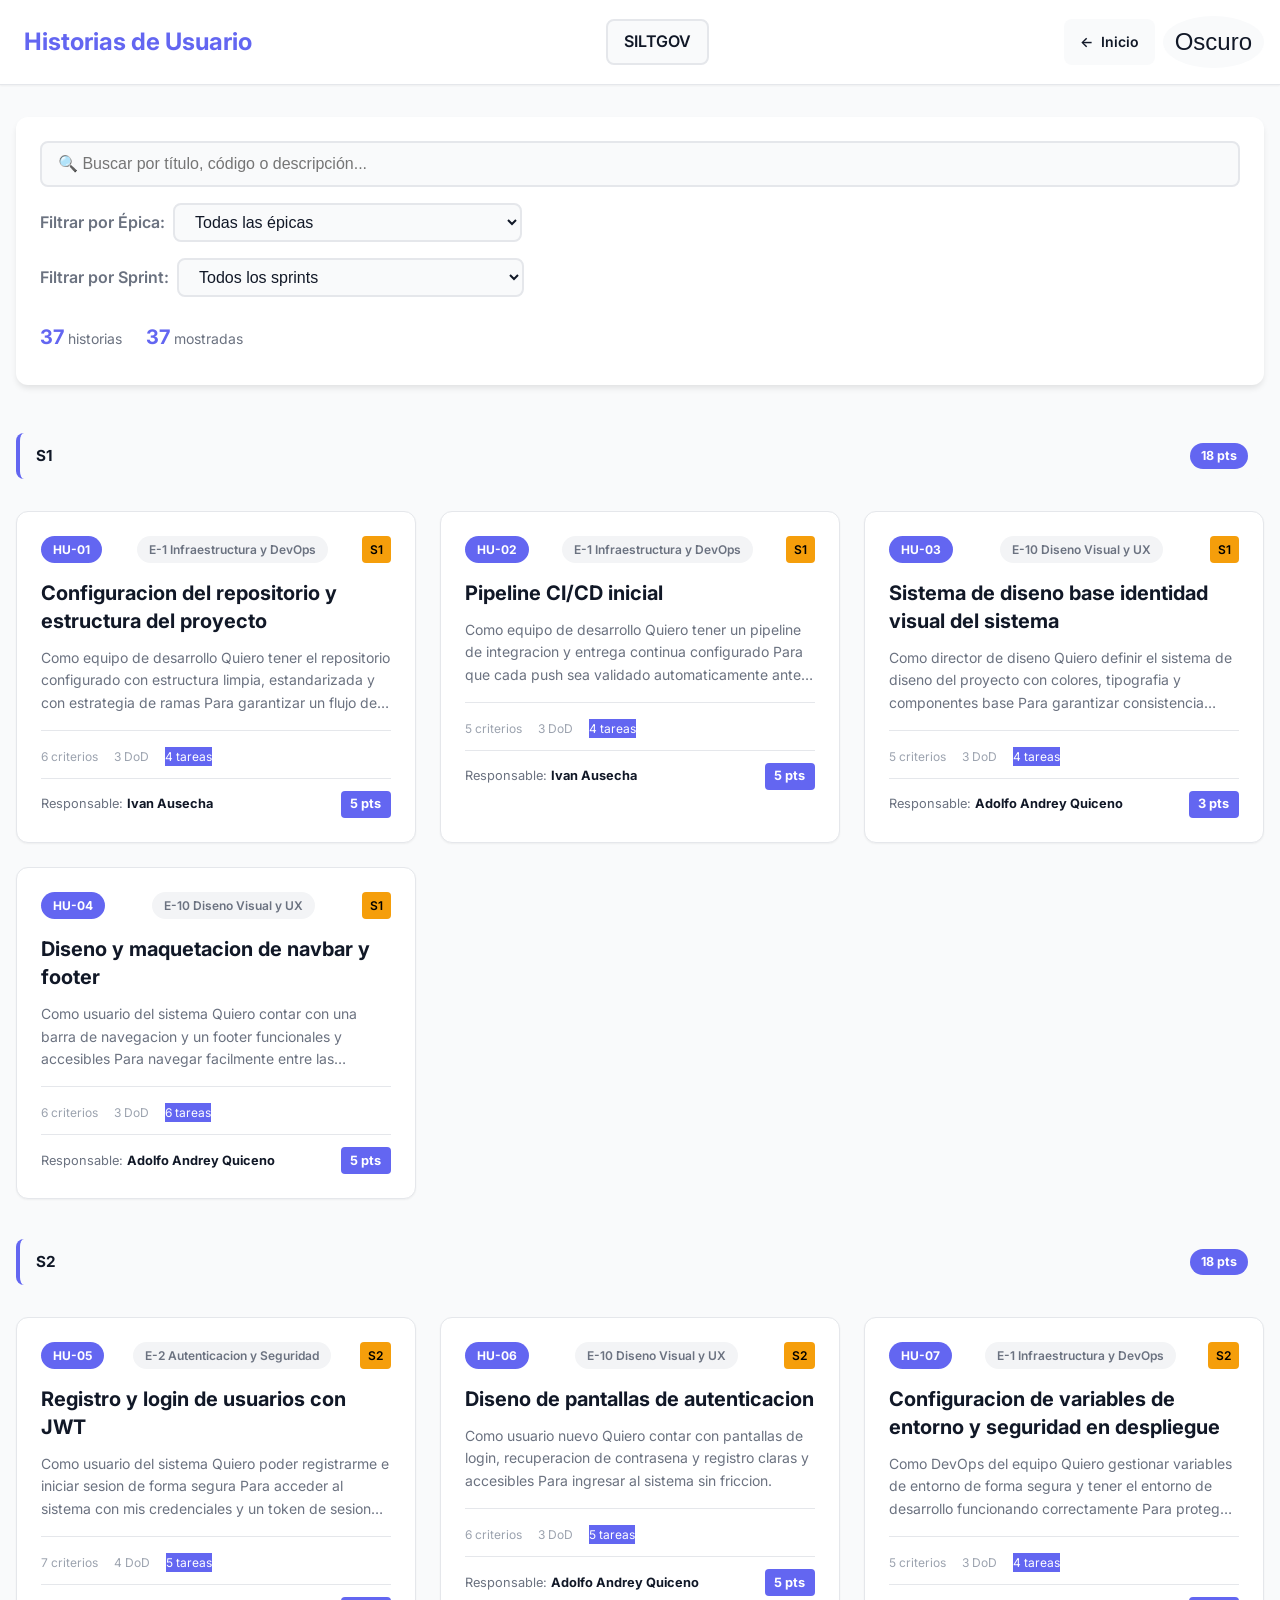
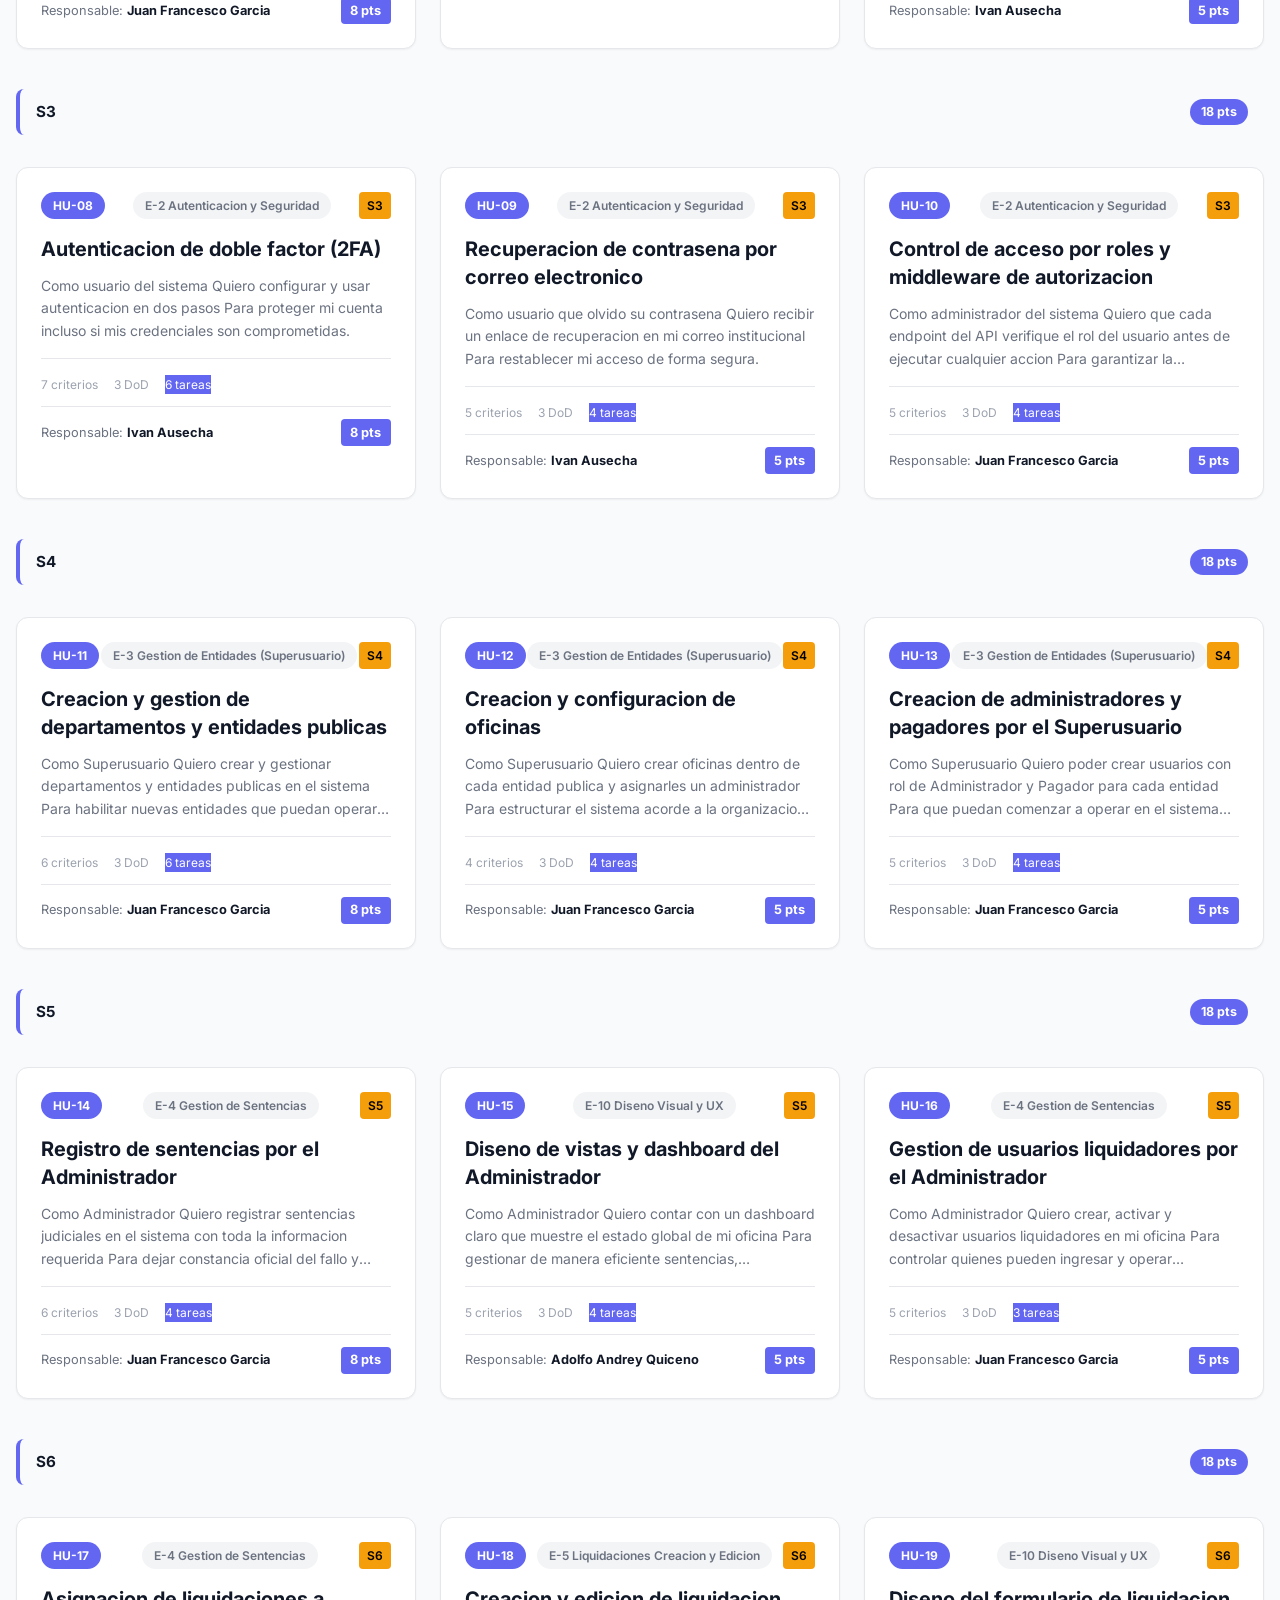
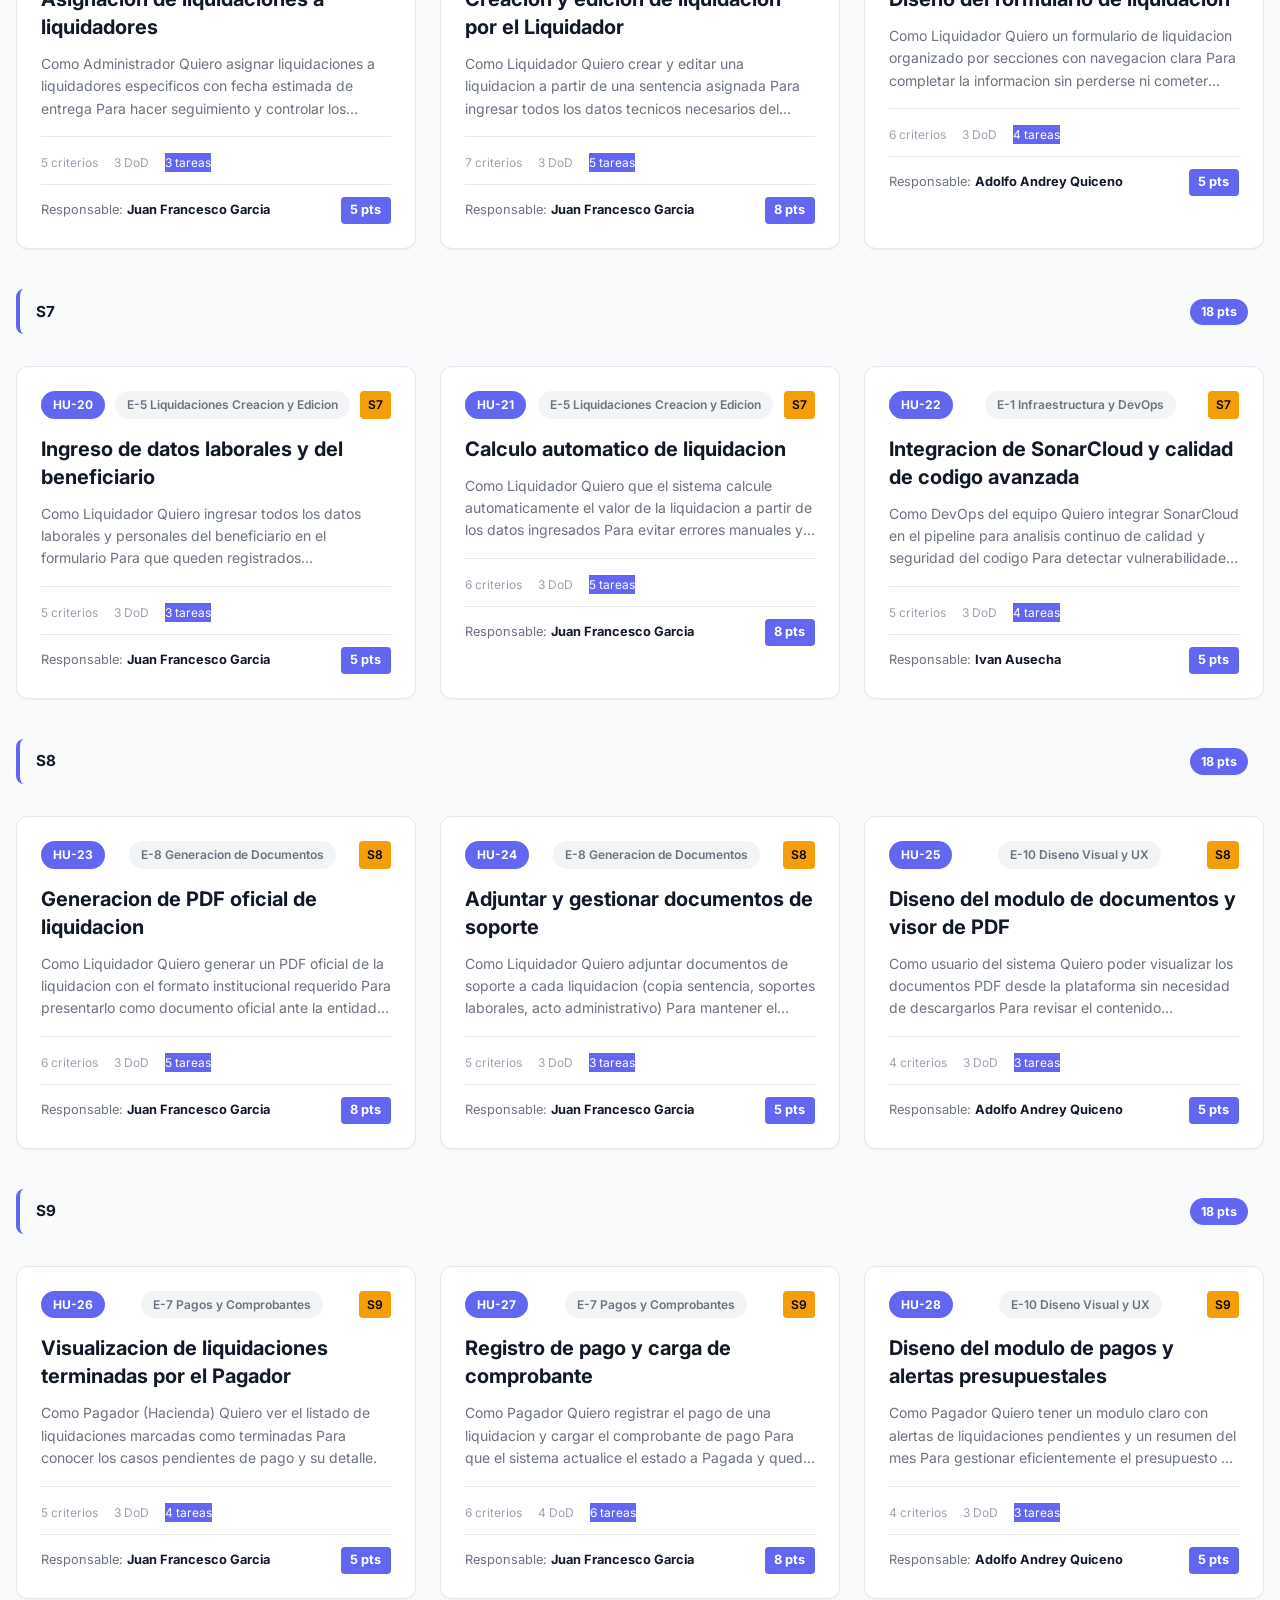
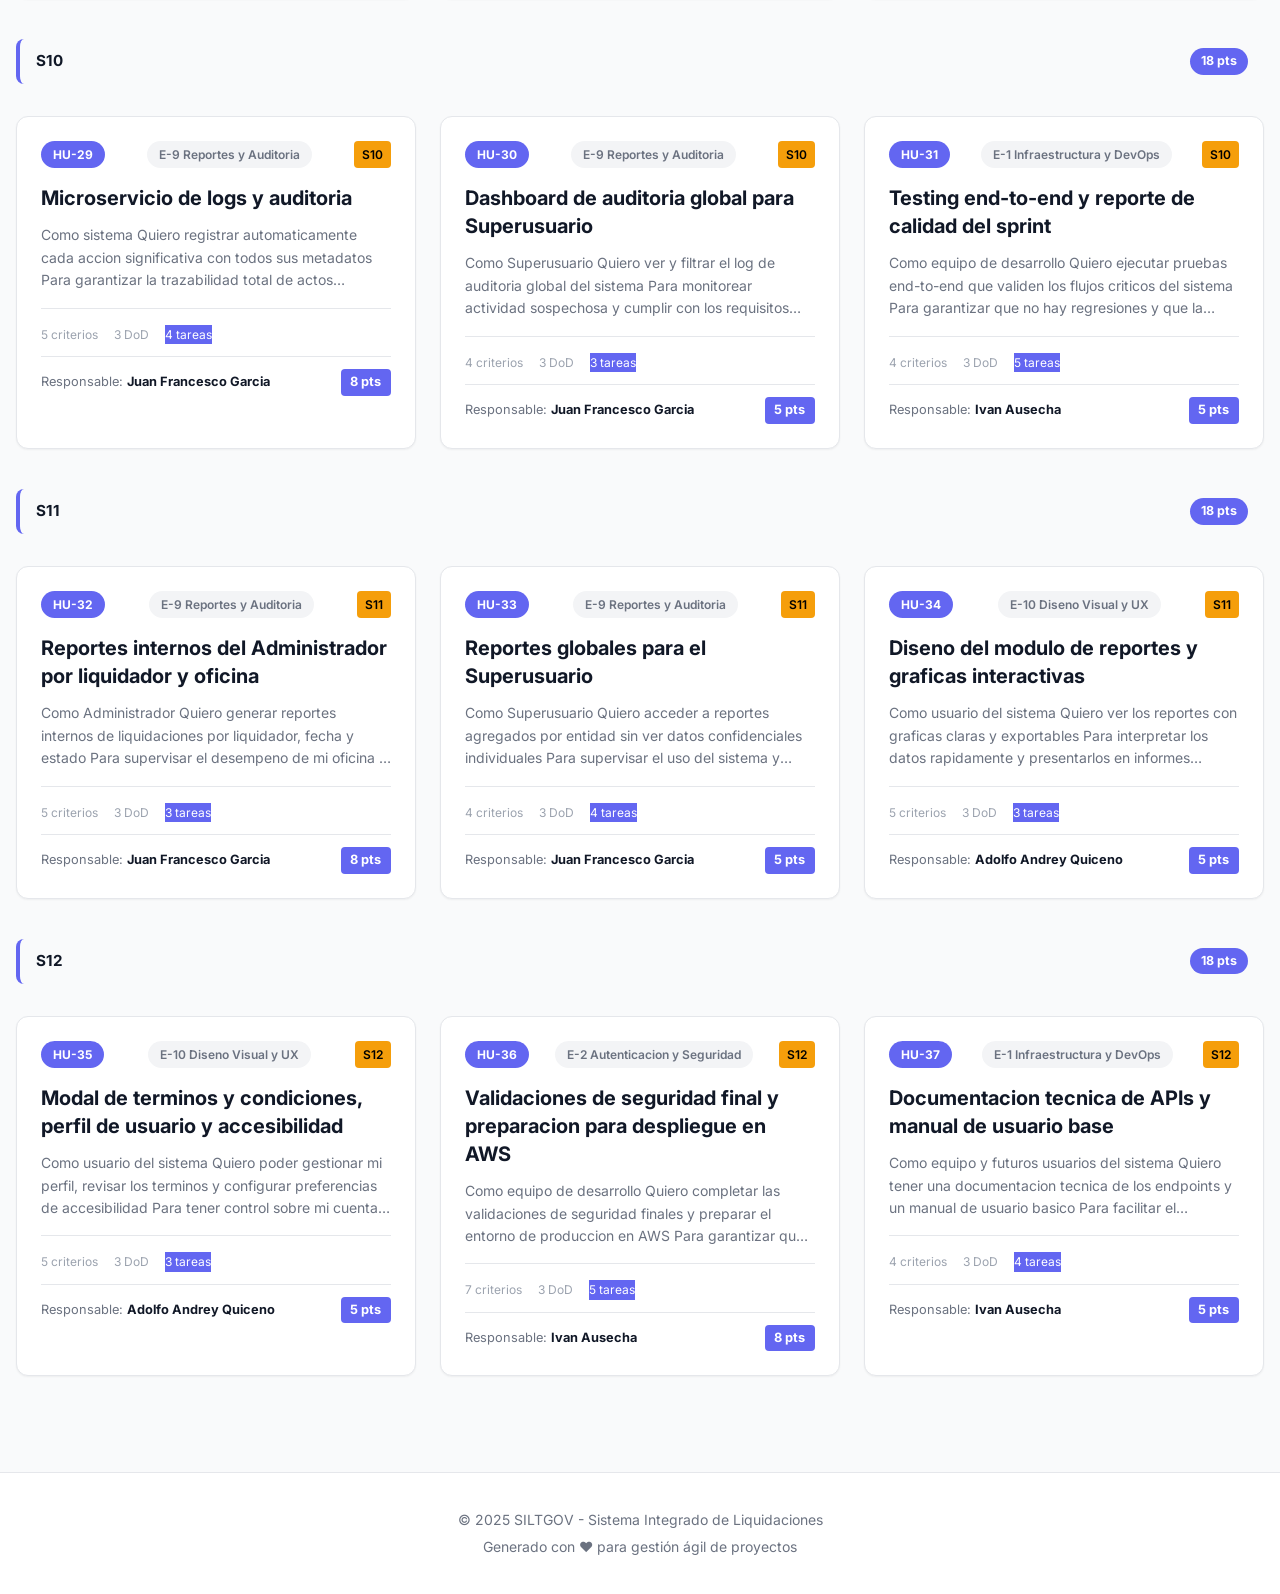
<file: views/user_stories.html>
<!doctype html>
<html lang="es">
  <head>
    <meta charset="UTF-8" />
    <meta name="viewport" content="width=device-width, initial-scale=1.0" />
    <meta
      name="description"
      content="Historias de usuario, epicas y sprints del proyecto SILTGOV - Sistema Integrado de Liquidaciones"
    />
    <title>Historias de Usuario - SILTGOV</title>
    <link rel="icon" type="image/svg+xml" href="../assets/siltgov-icon.svg" />
    <link rel="stylesheet" href="../styles/user_stories.css" />
    <link rel="preconnect" href="https://fonts.googleapis.com" />
    <link rel="preconnect" href="https://fonts.gstatic.com" crossorigin />
    <link
      href="https://fonts.googleapis.com/css2?family=Inter:wght@300;400;500;600;700&display=swap"
      rel="stylesheet"
    />
  </head>
  <body>
    <header class="header">
      <div class="container">
        <div class="header-content">
          <h1 class="logo">
            <span class="logo-icon"></span>
            Historias de Usuario
          </h1>
          <div class="project-info">
            <span class="project-name">SILTGOV</span>
          </div>
          <div style="display: flex; gap: 0.5rem; align-items: center">
            <a
              href="../index.html"
              class="back-button"
              aria-label="Volver al inicio"
            >
              <span>←</span> Inicio
            </a>
            <button
              id="theme-toggle"
              class="theme-toggle"
              aria-label="Cambiar tema"
            >
              <span class="theme-icon">🌙</span>
            </button>
          </div>
        </div>
      </div>
    </header>

    <main class="main">
      <div class="container">
        <!-- Filtros y búsqueda -->
        <section class="controls" aria-label="Controles de filtrado">
          <div class="search-box">
            <label for="search-input" class="sr-only">Buscar historias</label>
            <input
              type="text"
              id="search-input"
              class="search-input"
              placeholder="🔍 Buscar por título, código o descripción..."
              aria-describedby="search-help"
            />
            <span id="search-help" class="sr-only"
              >Escribe para filtrar las historias en tiempo real</span
            >
          </div>

          <div class="filter-group">
            <label for="epic-filter" class="filter-label"
              >Filtrar por Épica:</label
            >
            <select id="epic-filter" class="epic-filter">
              <option value="all">Todas las épicas</option>
            </select>
          </div>

          <div class="filter-group">
            <label for="sprint-filter" class="filter-label"
              >Filtrar por Sprint:</label
            >
            <select id="sprint-filter" class="sprint-filter epic-filter">
              <option value="all">Todos los sprints</option>
              <option value="S1">Sprint 1 - MVP Acceso y Público Básico</option>
              <option value="S2">Sprint 2 - Finanzas básicas</option>
              <option value="S3">
                Sprint 3 - Valor agregado (Reportes e IA)
              </option>
              <option value="S4">Sprint 4 - Experiencia avanzada</option>
              <option value="S5">Sprint 5 - Administración y robustez</option>
            </select>
          </div>

          <div class="stats" id="stats">
            <span class="stat-item">
              <strong id="total-stories">0</strong> historias
            </span>
            <span class="stat-item">
              <strong id="visible-stories">0</strong> mostradas
            </span>
          </div>
        </section>

        <!-- Lista de historias -->
        <section
          class="stories-section"
          aria-label="Lista de historias de usuario"
        >
          <div id="stories-container" class="stories-grid">
            <!-- Las historias se cargarán dinámicamente aquí -->
          </div>

          <div id="empty-state" class="empty-state" hidden>
            <span class="empty-icon">🔍</span>
            <h2>No se encontraron historias</h2>
            <p>Intenta con otros criterios de búsqueda o filtro.</p>
          </div>

          <div id="error-state" class="error-state" hidden role="alert">
            <span class="error-icon">⚠️</span>
            <h2>Error al cargar historias</h2>
            <p id="error-message"></p>
            <button id="retry-button" class="retry-button">Reintentar</button>
          </div>
        </section>
      </div>
    </main>

    <footer class="footer">
      <div class="container">
        <p>&copy; 2025 SILTGOV - Sistema Integrado de Liquidaciones</p>
        <p>Generado con ❤️ para gestión ágil de proyectos</p>
      </div>
    </footer>

    <!-- Modal para ver detalles de historia -->
    <div
      id="modal"
      class="modal"
      role="dialog"
      aria-modal="true"
      hidden
      style="display: none"
    >
      <div class="modal-overlay" id="modal-overlay"></div>
      <div class="modal-content" id="modal-content">
        <!-- Contenido dinámico -->
      </div>
    </div>

    <script src="../data/data.js"></script>
    <script src="../scripts/historias-usuario.js"></script>
  </body>
</html>
</file>
<file: styles/user_stories.css>
/* ==================== Variables CSS ==================== */
:root {
  --primary-color: #6366f1;
  --primary-hover: #4f46e5;
  --secondary-color: #8b5cf6;
  --accent-color: #f59e0b;
  --success-color: #10b981;
  --warning-color: #f59e0b;
  --danger-color: #ef4444;

  --bg-primary: #ffffff;
  --bg-secondary: #f9fafb;
  --bg-tertiary: #f3f4f6;
  --background-primary: #ffffff;
  --background-secondary: #f9fafb;
  --text-primary: #111827;
  --text-secondary: #6b7280;
  --text-tertiary: #9ca3af;
  --border-color: #e5e7eb;
  --shadow-sm: 0 1px 2px 0 rgba(0, 0, 0, 0.05);
  --shadow-md: 0 4px 6px -1px rgba(0, 0, 0, 0.1);
  --shadow-lg: 0 10px 15px -3px rgba(0, 0, 0, 0.1);
  --shadow-xl: 0 20px 25px -5px rgba(0, 0, 0, 0.1);

  --font-family: "Inter", -apple-system, BlinkMacSystemFont, "Segoe UI",
    sans-serif;
  --transition: all 0.3s cubic-bezier(0.4, 0, 0.2, 1);
}

/* Dark mode */
[data-theme="dark"] {
  --bg-primary: #111827;
  --bg-secondary: #1f2937;
  --bg-tertiary: #374151;
  --background-primary: #111827;
  --background-secondary: #1f2937;
  --text-primary: #f9fafb;
  --text-secondary: #d1d5db;
  --text-tertiary: #9ca3af;
  --border-color: #374151;
  --shadow-sm: 0 1px 2px 0 rgba(0, 0, 0, 0.3);
  --shadow-md: 0 4px 6px -1px rgba(0, 0, 0, 0.4);
  --shadow-lg: 0 10px 15px -3px rgba(0, 0, 0, 0.5);
  --shadow-xl: 0 20px 25px -5px rgba(0, 0, 0, 0.6);
}

/* ==================== Reset & Base ==================== */
*,
*::before,
*::after {
  box-sizing: border-box;
  margin: 0;
  padding: 0;
}

html {
  scroll-behavior: smooth;
}

body {
  font-family: var(--font-family);
  background-color: var(--bg-secondary);
  color: var(--text-primary);
  line-height: 1.6;
  transition: var(--transition);
  min-height: 100vh;
  display: flex;
  flex-direction: column;
}

.sr-only {
  position: absolute;
  width: 1px;
  height: 1px;
  padding: 0;
  margin: -1px;
  overflow: hidden;
  clip: rect(0, 0, 0, 0);
  white-space: nowrap;
  border-width: 0;
}

.container {
  width: 100%;
  max-width: 1280px;
  margin: 0 auto;
  padding: 0 1rem;
}

/* ==================== Header ==================== */
.header {
  background-color: var(--bg-primary);
  border-bottom: 1px solid var(--border-color);
  box-shadow: var(--shadow-sm);
  position: sticky;
  top: 0;
  z-index: 1000;
}

.header-content {
  display: flex;
  align-items: center;
  justify-content: space-between;
  gap: 1rem;
  padding: 1rem 0;
}

.logo {
  display: flex;
  align-items: center;
  gap: 0.5rem;
  font-size: 1.5rem;
  font-weight: 700;
  color: var(--primary-color);
}

.logo-icon {
  font-size: 2rem;
}

.project-selector {
  flex: 1;
  max-width: 300px;
}

.project-info {
  flex: 1;
  max-width: 300px;
  display: flex;
  align-items: center;
  justify-content: center;
}

.project-name {
  padding: 0.5rem 1rem;
  font-size: 1rem;
  font-weight: 600;
  color: var(--text-primary);
  background-color: var(--bg-secondary);
  border-radius: 8px;
  border: 2px solid var(--border-color);
}

.project-select {
  width: 100%;
  padding: 0.5rem 1rem;
  font-size: 1rem;
  border: 2px solid var(--border-color);
  border-radius: 8px;
  background-color: var(--bg-secondary);
  color: var(--text-primary);
  cursor: pointer;
  transition: var(--transition);
}

.project-select:hover {
  border-color: var(--primary-color);
}

.project-select:focus {
  outline: none;
  border-color: var(--primary-color);
  box-shadow: 0 0 0 3px rgba(99, 102, 241, 0.1);
}

.theme-toggle {
  padding: 0.75rem;
  border: none;
  border-radius: 50%;
  background-color: var(--bg-secondary);
  color: var(--text-primary);
  font-size: 1.5rem;
  cursor: pointer;
  transition: var(--transition);
}

.theme-toggle:hover {
  background-color: var(--bg-tertiary);
  transform: scale(1.1);
}

.back-button {
  padding: 0.75rem 1rem;
  border: none;
  border-radius: 8px;
  background-color: var(--bg-secondary);
  color: var(--text-primary);
  font-size: 0.875rem;
  font-weight: 600;
  cursor: pointer;
  transition: var(--transition);
  text-decoration: none;
  display: inline-flex;
  align-items: center;
  gap: 0.5rem;
}

.back-button:hover {
  background-color: var(--bg-tertiary);
  transform: translateX(-2px);
}

/* ==================== Main Content ==================== */
.main {
  flex: 1;
  padding: 2rem 0;
}

.controls {
  background-color: var(--bg-primary);
  border-radius: 12px;
  padding: 1.5rem;
  margin-bottom: 2rem;
  box-shadow: var(--shadow-md);
  display: flex;
  flex-direction: column;
  gap: 1rem;
}

.search-box {
  flex: 1;
}

.search-input {
  width: 100%;
  padding: 0.75rem 1rem;
  font-size: 1rem;
  border: 2px solid var(--border-color);
  border-radius: 8px;
  background-color: var(--bg-secondary);
  color: var(--text-primary);
  transition: var(--transition);
}

.search-input:focus {
  outline: none;
  border-color: var(--primary-color);
  box-shadow: 0 0 0 3px rgba(99, 102, 241, 0.1);
}

.filter-group {
  display: flex;
  align-items: center;
  gap: 0.5rem;
}

.filter-label {
  font-weight: 600;
  color: var(--text-secondary);
}

.epic-filter {
  padding: 0.5rem 1rem;
  font-size: 1rem;
  border: 2px solid var(--border-color);
  border-radius: 8px;
  background-color: var(--bg-secondary);
  color: var(--text-primary);
  cursor: pointer;
  transition: var(--transition);
}

.epic-filter:hover {
  border-color: var(--primary-color);
}

.stats {
  display: flex;
  gap: 1.5rem;
  padding: 0.5rem 0;
  font-size: 0.875rem;
  color: var(--text-secondary);
}

.stat-item strong {
  color: var(--primary-color);
  font-size: 1.25rem;
}

/* ==================== Stories Grid ==================== */
.stories-grid {
  display: grid;
  grid-template-columns: repeat(auto-fill, minmax(350px, 1fr));
  gap: 1.5rem;
}

.story-card {
  background-color: var(--bg-primary);
  border: 1px solid var(--border-color);
  border-radius: 12px;
  padding: 1.5rem;
  transition: var(--transition);
  cursor: pointer;
  box-shadow: var(--shadow-sm);
}

.story-card:hover {
  box-shadow: var(--shadow-lg);
  transform: translateY(-4px);
  border-color: var(--primary-color);
}

.story-header {
  display: flex;
  align-items: center;
  justify-content: space-between;
  margin-bottom: 1rem;
}

.story-code {
  display: inline-block;
  padding: 0.25rem 0.75rem;
  background-color: var(--primary-color);
  color: white;
  font-size: 0.75rem;
  font-weight: 700;
  border-radius: 999px;
}

.story-epic {
  display: inline-block;
  padding: 0.25rem 0.75rem;
  background-color: var(--bg-tertiary);
  color: var(--text-secondary);
  font-size: 0.75rem;
  font-weight: 600;
  border-radius: 999px;
}

.story-title {
  font-size: 1.25rem;
  font-weight: 700;
  color: var(--text-primary);
  margin-bottom: 0.75rem;
  line-height: 1.4;
}

.story-description {
  color: var(--text-secondary);
  font-size: 0.875rem;
  line-height: 1.6;
  margin-bottom: 1rem;
  display: -webkit-box;
  -webkit-line-clamp: 3;
  -webkit-box-orient: vertical;
  overflow: hidden;
}

.story-footer {
  display: flex;
  align-items: center;
  gap: 1rem;
  padding-top: 1rem;
  border-top: 1px solid var(--border-color);
}

.badge {
  display: flex;
  align-items: center;
  gap: 0.25rem;
  font-size: 0.75rem;
  color: var(--text-tertiary);
}

.badge-icon {
  font-size: 1rem;
}

/* ==================== Loading & Empty States ==================== */
.loading {
  display: flex;
  flex-direction: column;
  align-items: center;
  justify-content: center;
  padding: 4rem 2rem;
  color: var(--text-secondary);
}

.spinner {
  width: 48px;
  height: 48px;
  border: 4px solid var(--border-color);
  border-top-color: var(--primary-color);
  border-radius: 50%;
  animation: spin 1s linear infinite;
  margin-bottom: 1rem;
}

@keyframes spin {
  to {
    transform: rotate(360deg);
  }
}

.empty-state,
.error-state {
  text-align: center;
  padding: 4rem 2rem;
  color: var(--text-secondary);
}

.empty-icon,
.error-icon {
  font-size: 4rem;
  margin-bottom: 1rem;
  display: block;
}

.empty-state h2,
.error-state h2 {
  font-size: 1.5rem;
  color: var(--text-primary);
  margin-bottom: 0.5rem;
}

.retry-button {
  margin-top: 1rem;
  padding: 0.75rem 1.5rem;
  background-color: var(--primary-color);
  color: white;
  border: none;
  border-radius: 8px;
  font-weight: 600;
  cursor: pointer;
  transition: var(--transition);
}

.retry-button:hover {
  background-color: var(--primary-hover);
}

/* ==================== Modal ==================== */
.modal {
  position: fixed;
  top: 0;
  left: 0;
  right: 0;
  bottom: 0;
  z-index: 9999;
  display: none;
  align-items: center;
  justify-content: center;
  padding: 1rem;
}

.modal:not([hidden]) {
  display: flex;
}

.modal-overlay {
  position: absolute;
  top: 0;
  left: 0;
  right: 0;
  bottom: 0;
  background-color: rgba(0, 0, 0, 0.7);
  backdrop-filter: blur(4px);
}

.modal-content {
  position: relative;
  background-color: var(--bg-primary);
  border-radius: 12px;
  box-shadow: var(--shadow-xl);
  max-width: 800px;
  max-height: 90vh;
  overflow-y: auto;
  z-index: 10000;
  animation: modalSlideIn 0.3s ease-out;
}

@keyframes modalSlideIn {
  from {
    opacity: 0;
    transform: translateY(-20px);
  }
  to {
    opacity: 1;
    transform: translateY(0);
  }
}

.modal-header {
  display: flex;
  align-items: center;
  justify-content: space-between;
  padding: 1.5rem;
  border-bottom: 1px solid var(--border-color);
}

.modal-title {
  font-size: 1.5rem;
  font-weight: 700;
  color: var(--text-primary);
}

.modal-close {
  width: 40px;
  height: 40px;
  border: none;
  border-radius: 50%;
  background-color: var(--bg-secondary);
  color: var(--text-primary);
  font-size: 2rem;
  line-height: 1;
  cursor: pointer;
  transition: var(--transition);
}

.modal-close:hover {
  background-color: var(--bg-tertiary);
}

.modal-body {
  padding: 1.5rem;
}

.modal-section {
  margin-bottom: 2rem;
}

.modal-section:last-child {
  margin-bottom: 0;
}

.modal-section-title {
  font-size: 1.125rem;
  font-weight: 600;
  color: var(--text-primary);
  margin-bottom: 0.75rem;
  display: flex;
  align-items: center;
  gap: 0.5rem;
}

.modal-section-title::before {
  content: "";
  width: 4px;
  height: 1.125rem;
  background-color: var(--primary-color);
  border-radius: 999px;
}

.modal-list {
  list-style: none;
  padding: 0;
}

.modal-list li {
  padding: 0.75rem 0;
  padding-left: 1.5rem;
  border-bottom: 1px solid var(--border-color);
  position: relative;
  color: var(--text-secondary);
}

.modal-list li:last-child {
  border-bottom: none;
}

.modal-list li::before {
  content: "✓";
  position: absolute;
  left: 0;
  color: var(--success-color);
  font-weight: bold;
}

/* ==================== Footer ==================== */
.footer {
  background-color: var(--bg-primary);
  border-top: 1px solid var(--border-color);
  padding: 2rem 0;
  margin-top: 4rem;
  text-align: center;
  color: var(--text-secondary);
  font-size: 0.875rem;
}

.footer p {
  margin: 0.25rem 0;
}

/* ==================== Responsive ==================== */
@media (max-width: 768px) {
  .header-content {
    flex-wrap: wrap;
  }

  .logo {
    flex: 1 0 100%;
    justify-content: center;
    margin-bottom: 0.5rem;
  }

  .project-selector {
    max-width: none;
  }

  .controls {
    padding: 1rem;
  }

  .stories-grid {
    grid-template-columns: 1fr;
    gap: 1rem;
  }

  .stats {
    flex-direction: column;
    gap: 0.5rem;
  }

  .modal-content {
    max-width: 100%;
    margin: 0;
    border-radius: 0;
  }
}

@media (max-width: 480px) {
  .story-card {
    padding: 1rem;
  }

  .modal-body {
    padding: 1rem;
  }
}

/* ==================== Jira Export Button ==================== */
.jira-export-btn {
  display: inline-flex;
  align-items: center;
  gap: 0.4rem;
  background: var(--bg-secondary);
  border: 1.5px solid var(--primary-color);
  color: var(--primary-color);
  padding: 0.45rem 1rem;
  border-radius: 6px;
  font-size: 0.82rem;
  font-weight: 600;
  cursor: pointer;
  transition: background 0.18s, color 0.18s, border-color 0.18s, transform 0.12s;
  white-space: nowrap;
  flex-shrink: 0;
}

.jira-export-btn:hover {
  background: var(--primary-color);
  color: #fff;
  transform: translateY(-1px);
  box-shadow: 0 3px 10px rgba(99,102,241,0.25);
}

.jira-export-btn:active {
  transform: translateY(0);
}
</file>
<file: styles/index.css>
/* ==================== Estilos específicos para Index ==================== */

/* Header personalizado para index */
.header {
  background-color: var(--bg-primary);
  border-bottom: 1px solid var(--border-color);
  box-shadow: var(--shadow-sm);
  position: sticky;
  top: 0;
  z-index: 1000;
}

.header .header-content {
  display: flex;
  align-items: center;
  justify-content: space-between;
  padding: 1.5rem 0;
}

.logo-section {
  display: flex;
  align-items: center;
  gap: 1rem;
}

.logo-img {
  width: 60px;
  height: 60px;
  object-fit: contain;
}

.logo-text {
  display: flex;
  flex-direction: column;
  gap: 0.25rem;
}

.logo-title {
  font-size: 1.75rem;
  font-weight: 700;
  color: var(--primary-color);
  margin: 0;
  line-height: 1;
}

.logo-subtitle {
  font-size: 0.875rem;
  color: var(--text-secondary);
  margin: 0;
}

/* Welcome Section */
.welcome-section {
  text-align: center;
  padding: 3rem 0 2rem;
}

.welcome-title {
  font-size: 2rem;
  font-weight: 700;
  color: var(--text-primary);
  margin: 0 0 1rem 0;
}

.welcome-description {
  font-size: 1.125rem;
  color: var(--text-secondary);
  line-height: 1.6;
  max-width: 700px;
  margin: 0 auto;
}

/* Navigation Grid */
.navigation-grid {
  display: grid;
  grid-template-columns: repeat(auto-fit, minmax(300px, 1fr));
  gap: 1.5rem;
  margin-top: 2rem;
  padding-bottom: 3rem;
}

.nav-card {
  background-color: var(--bg-primary);
  border: 2px solid var(--border-color);
  border-radius: 12px;
  padding: 2rem;
  text-decoration: none;
  color: inherit;
  transition: var(--transition);
  display: flex;
  flex-direction: column;
  gap: 1rem;
  position: relative;
  overflow: hidden;
  box-shadow: var(--shadow-md);
}

.nav-card::before {
  content: "";
  position: absolute;
  top: 0;
  left: 0;
  right: 0;
  height: 4px;
  background: linear-gradient(
    90deg,
    var(--primary-color),
    var(--secondary-color)
  );
  transform: scaleX(0);
  transform-origin: left;
  transition: transform 0.3s ease;
}

.nav-card:hover::before {
  transform: scaleX(1);
}

.nav-card:hover {
  border-color: var(--primary-color);
  transform: translateY(-4px);
  box-shadow: var(--shadow-xl);
}

.nav-card-header {
  display: flex;
  align-items: center;
  gap: 1rem;
}

.nav-card-icon {
  width: 48px;
  height: 48px;
  border-radius: 10px;
  display: flex;
  align-items: center;
  justify-content: center;
  flex-shrink: 0;
  background: linear-gradient(
    135deg,
    var(--primary-color),
    var(--secondary-color)
  );
  position: relative;
  overflow: hidden;
}

.nav-card-icon::before {
  content: "";
  position: absolute;
  width: 100%;
  height: 100%;
  background: rgba(255, 255, 255, 0.1);
}

/* Iconos específicos usando pseudo-elementos */
.nav-icon-database::after {
  content: "DB";
  color: white;
  font-weight: 700;
  font-size: 0.875rem;
}

.nav-icon-sitemap::after {
  content: "SM";
  color: white;
  font-weight: 700;
  font-size: 0.875rem;
}

.nav-icon-stories::after {
  content: "HU";
  color: white;
  font-weight: 700;
  font-size: 0.875rem;
}

.nav-icon-team::after {
  content: "EQ";
  color: white;
  font-weight: 700;
  font-size: 0.875rem;
}

.nav-icon-project::after {
  content: "PR";
  color: white;
  font-weight: 700;
  font-size: 0.875rem;
}

.nav-icon-iso::after {
  content: "IS";
  color: white;
  font-weight: 700;
  font-size: 0.75rem;
}

.nav-icon-patterns::after {
  content: "PD";
  color: white;
  font-weight: 700;
  font-size: 0.75rem;
}

.nav-icon-members::after {
  content: "TM";
  color: white;
  font-weight: 700;
  font-size: 0.875rem;
}

.nav-card-title {
  font-size: 1.125rem;
  font-weight: 600;
  color: var(--text-primary);
  margin: 0;
  line-height: 1.3;
}

.nav-card-description {
  font-size: 0.875rem;
  color: var(--text-secondary);
  line-height: 1.6;
  margin: 0;
  flex: 1;
}

.nav-card-arrow {
  align-self: flex-end;
  font-size: 1.5rem;
  color: var(--primary-color);
  font-weight: 700;
  transition: var(--transition);
}

.nav-card:hover .nav-card-arrow {
  transform: translateX(4px);
}

/* Responsive */
@media (max-width: 768px) {
  .welcome-section {
    padding: 2rem 0 1.5rem;
  }

  .welcome-title {
    font-size: 1.5rem;
  }

  .welcome-description {
    font-size: 1rem;
  }

  .navigation-grid {
    grid-template-columns: 1fr;
    gap: 1rem;
  }

  .nav-card {
    padding: 1.5rem;
  }

  .logo-section {
    gap: 0.75rem;
  }

  .logo-img {
    width: 48px;
    height: 48px;
  }

  .logo-title {
    font-size: 1.5rem;
  }

  .logo-subtitle {
    font-size: 0.75rem;
  }
}

@media (max-width: 480px) {
  .header .header-content {
    padding: 1rem 0;
  }

  .logo-img {
    width: 40px;
    height: 40px;
  }

  .logo-title {
    font-size: 1.25rem;
  }

  .nav-card-icon {
    width: 40px;
    height: 40px;
  }

  .nav-card-title {
    font-size: 1rem;
  }
}
</file>
<file: styles/database_plan.css>
/* ==================== Estilos específicos para Diagrama de Base de Datos ==================== */

.info-section {
  background-color: var(--bg-primary);
  border-radius: 12px;
  padding: 1.5rem;
  margin-bottom: 1.5rem;
  box-shadow: var(--shadow-md);
}

.info-description {
  color: var(--text-secondary);
  font-size: 0.875rem;
  line-height: 1.6;
  margin: 0;
}

/* Diagrama SVG */
.diagram-section {
  margin-top: 1.5rem;
}

.erd-diagram {
  background-color: var(--bg-primary);
  border-radius: 12px;
  padding: 1.5rem;
  box-shadow: var(--shadow-md);
  overflow-x: auto;
}

#erd-svg {
  width: 100%;
  height: auto;
  min-height: 600px;
  border-radius: 8px;
  background: var(--bg-secondary);
}

/* Estilos para elementos SVG */
.table-title {
  font-family: var(--font-family);
  font-size: 14px;
  font-weight: 700;
  fill: var(--text-primary);
}

.field {
  font-family: var(--font-family);
  font-size: 13px;
  fill: var(--text-primary);
  opacity: 0.9;
}

.field-pk {
  font-family: var(--font-family);
  font-size: 13px;
  font-weight: 700;
  fill: #0d6efd;
}

.field-fk {
  font-family: var(--font-family);
  font-size: 13px;
  font-weight: 600;
  fill: #198754;
}

/* Lista de tablas */
.tables-section {
  margin-top: 2rem;
}

.section-title {
  font-size: 1.5rem;
  font-weight: 700;
  color: var(--text-primary);
  margin: 0 0 1.5rem 0;
  text-align: center;
}

.tables-grid {
  display: grid;
  grid-template-columns: repeat(auto-fill, minmax(300px, 1fr));
  gap: 1.5rem;
}

.table-card {
  background-color: var(--bg-primary);
  border-radius: 12px;
  padding: 1.5rem;
  box-shadow: var(--shadow-md);
  border-left-width: 4px;
  border-left-style: solid;
  transition: var(--transition);
}

.table-card:hover {
  transform: translateY(-4px);
  box-shadow: var(--shadow-lg);
}

.table-card-name {
  font-size: 1.125rem;
  font-weight: 700;
  color: var(--text-primary);
  margin: 0 0 1rem 0;
}

.table-fields-list {
  list-style: none;
  padding: 0;
  margin: 0;
}

.table-field {
  padding: 0.5rem 0;
  font-size: 0.875rem;
  color: var(--text-secondary);
  border-bottom: 1px solid var(--border-color);
}

.table-field:last-child {
  border-bottom: none;
}

.table-field.field-primary {
  color: #0d6efd;
  font-weight: 600;
}

.table-field.field-foreign {
  color: #198754;
  font-weight: 500;
}

[data-theme="dark"] .table-field.field-primary {
  color: #6ea8fe;
}

[data-theme="dark"] .table-field.field-foreign {
  color: #75b798;
}

.footer-note {
  margin-top: 2rem;
  color: var(--text-secondary);
  font-size: 0.875rem;
  text-align: center;
  padding: 1rem;
  background-color: var(--bg-primary);
  border-radius: 8px;
}

/* Responsive */
@media (max-width: 768px) {
  .tables-grid {
    grid-template-columns: 1fr;
  }

  .erd-diagram {
    padding: 1rem;
  }

  #erd-svg {
    min-height: 400px;
  }
}

@media (max-width: 480px) {
  .info-section {
    padding: 1rem;
  }

  .table-card {
    padding: 1rem;
  }

  .section-title {
    font-size: 1.25rem;
  }
}
</file>
<file: styles/design_patterns.css>
/* ================================================================
   design_patterns.css — Patrones de Diseño · SILTGOV
   Depende de: styles/user_stories.css (variables y reset global)
   ================================================================ */

/* ----------------------------------------------------------------
   Animaciones
   ---------------------------------------------------------------- */
@keyframes dp-slideDown {
  from { opacity: 0; transform: translateY(-14px); }
  to   { opacity: 1; transform: translateY(0); }
}

@keyframes dp-fadeUp {
  from { opacity: 0; transform: translateY(10px); }
  to   { opacity: 1; transform: translateY(0); }
}

/* ----------------------------------------------------------------
   Layout
   ---------------------------------------------------------------- */
.main {
  flex: 1;
  padding: 2rem 0 4rem;
}

/* ----------------------------------------------------------------
   Sección introductoria
   ---------------------------------------------------------------- */
#dp-intro {
  background: var(--bg-primary);
  border: 1px solid var(--border-color);
  border-radius: 16px;
  padding: 2.5rem;
  margin-bottom: 2rem;
  box-shadow: var(--shadow-md);
  animation: dp-slideDown 0.4s ease both;
}

.dp-intro-badge-row {
  margin-bottom: 1rem;
}

.dp-intro-badge {
  display: inline-block;
  background: linear-gradient(135deg, #6366f1, #8b5cf6);
  color: #fff;
  font-size: 0.75rem;
  font-weight: 600;
  letter-spacing: 0.08em;
  padding: 0.25rem 0.75rem;
  border-radius: 9999px;
  text-transform: uppercase;
}

.dp-intro-title {
  font-size: 1.875rem;
  font-weight: 700;
  color: var(--text-primary);
  margin: 0 0 0.5rem;
}

.dp-intro-subtitle {
  font-size: 1.0625rem;
  color: var(--primary-color);
  font-weight: 500;
  margin: 0 0 1rem;
}

.dp-intro-description {
  font-size: 0.9375rem;
  color: var(--text-secondary);
  line-height: 1.7;
  margin: 0 0 1.5rem;
  max-width: 80ch;
}

/* Stats row */
.dp-intro-stats {
  list-style: none;
  padding: 0;
  margin: 0;
  display: flex;
  gap: 1rem;
}

.dp-stat-item {
  display: flex;
  flex-direction: column;
  align-items: center;
  background: var(--bg-secondary);
  border: 1px solid var(--border-color);
  border-radius: 10px;
  padding: 0.75rem 1.5rem;
  min-width: 100px;
  gap: 0.2rem;
}

.dp-stat-value {
  font-size: 1.75rem;
  font-weight: 800;
  color: var(--primary-color);
  line-height: 1;
}

.dp-stat-label {
  font-size: 0.75rem;
  color: var(--text-tertiary);
  text-transform: uppercase;
  letter-spacing: 0.06em;
  font-weight: 600;
}

/* ----------------------------------------------------------------
   TOC — Índice de categorías
   ---------------------------------------------------------------- */
#dp-toc {
  margin-bottom: 2.5rem;
  animation: dp-fadeUp 0.4s ease 0.05s both;
  scroll-margin-top: 5rem;
}

.section-title {
  font-size: 1.375rem;
  font-weight: 700;
  color: var(--text-primary);
  margin: 0 0 1rem;
  padding-bottom: 0.5rem;
  border-bottom: 2px solid var(--primary-color);
}

.toc-grid {
  display: grid;
  grid-template-columns: repeat(auto-fill, minmax(200px, 1fr));
  gap: 0.75rem;
}

.toc-card {
  display: flex;
  flex-direction: column;
  gap: 0.25rem;
  padding: 1rem 1.25rem;
  border-radius: 10px;
  text-decoration: none;
  border: 2px solid transparent;
  transition: transform 0.2s ease, box-shadow 0.2s ease;
}

.toc-card:hover {
  transform: translateY(-2px);
  box-shadow: var(--shadow-md);
}

.toc-card-name {
  font-size: 0.9375rem;
  font-weight: 700;
  line-height: 1.3;
}

.toc-card-count {
  font-size: 0.75rem;
  font-weight: 500;
  opacity: 0.75;
}

/* Colores por categoría */
.toc-indigo  { background: #eef2ff; border-color: #c7d2fe; color: #3730a3; }
.toc-amber   { background: #fffbeb; border-color: #fde68a; color: #92400e; }
.toc-emerald { background: #ecfdf5; border-color: #a7f3d0; color: #065f46; }
.toc-rose    { background: #fff1f2; border-color: #fecdd3; color: #9f1239; }
.toc-violet  { background: #f5f3ff; border-color: #ddd6fe; color: #4c1d95; }

[data-theme="dark"] .toc-indigo  { background: #1e1b4b; border-color: #3730a3; color: #a5b4fc; }
[data-theme="dark"] .toc-amber   { background: #2d1e00; border-color: #92400e; color: #fcd34d; }
[data-theme="dark"] .toc-emerald { background: #022c22; border-color: #065f46; color: #6ee7b7; }
[data-theme="dark"] .toc-rose    { background: #4c0519; border-color: #9f1239; color: #fda4af; }
[data-theme="dark"] .toc-violet  { background: #2e1065; border-color: #4c1d95; color: #ddd6fe; }

/* ----------------------------------------------------------------
   Sección de categorías
   ---------------------------------------------------------------- */
#dp-categories {
  display: flex;
  flex-direction: column;
  gap: 2rem;
}

.dp-category-block {
  border-radius: 16px;
  border: 1px solid;
  overflow: hidden;
  animation: dp-fadeUp 0.35s ease both;
  scroll-margin-top: 5rem;
}

/* Variantes de color de bloque */
.card-indigo  { background: var(--bg-primary); border-color: #c7d2fe; }
.card-amber   { background: var(--bg-primary); border-color: #fde68a; }
.card-emerald { background: var(--bg-primary); border-color: #a7f3d0; }
.card-rose    { background: var(--bg-primary); border-color: #fecdd3; }
.card-violet  { background: var(--bg-primary); border-color: #ddd6fe; }

/* Acento de color en la franja superior */
.card-indigo  { border-top: 4px solid #6366f1; }
.card-amber   { border-top: 4px solid #f59e0b; }
.card-emerald { border-top: 4px solid #10b981; }
.card-rose    { border-top: 4px solid #f43f5e; }
.card-violet  { border-top: 4px solid #8b5cf6; }

.dp-category-header {
  display: flex;
  align-items: center;
  justify-content: space-between;
  gap: 1rem;
  padding: 1.25rem 1.5rem;
  border-bottom: 1px solid var(--border-color);
  background: var(--bg-secondary);
}

.dp-category-header-left {
  display: flex;
  align-items: center;
  gap: 0.75rem;
}

.dp-category-name {
  font-size: 1.0625rem;
  font-weight: 700;
  color: var(--text-primary);
  margin: 0;
}

.dp-category-count {
  font-size: 0.75rem;
  color: var(--text-tertiary);
  background: var(--bg-tertiary);
  border: 1px solid var(--border-color);
  border-radius: 9999px;
  padding: 0.15rem 0.5rem;
  font-weight: 600;
}

.dp-back-toc {
  font-size: 0.75rem;
  color: var(--text-tertiary);
  text-decoration: none;
  padding: 0.25rem 0.5rem;
  border: 1px solid var(--border-color);
  border-radius: 6px;
  white-space: nowrap;
  transition: background-color 0.15s;
}

.dp-back-toc:hover {
  background: var(--bg-tertiary);
  color: var(--text-primary);
}

.dp-category-description {
  font-size: 0.875rem;
  color: var(--text-secondary);
  line-height: 1.65;
  margin: 0;
  padding: 1rem 1.5rem;
  border-bottom: 1px solid var(--border-color);
  background: var(--bg-secondary);
}

.dp-patterns-list {
  padding: 1rem 1.25rem 1.25rem;
  display: flex;
  flex-direction: column;
  gap: 0.625rem;
}

/* ----------------------------------------------------------------
   Acordeones de patrones
   ---------------------------------------------------------------- */
.pattern-accordion {
  border: 1px solid var(--border-color);
  border-radius: 10px;
  overflow: hidden;
}

.pattern-btn {
  display: flex;
  align-items: center;
  justify-content: space-between;
  gap: 0.75rem;
  width: 100%;
  background: var(--bg-secondary);
  color: var(--text-primary);
  border: none;
  padding: 0.875rem 1rem;
  cursor: pointer;
  text-align: left;
  font-family: var(--font-family);
  transition: background-color 0.2s ease;
}

.pattern-btn:hover {
  background: var(--bg-tertiary);
}

.pattern-btn[aria-expanded="true"] {
  background: var(--bg-tertiary);
  border-bottom: 1px solid var(--border-color);
}

.pattern-btn:focus-visible {
  outline: 2px solid var(--primary-color);
  outline-offset: -2px;
}

.pattern-btn-left {
  display: flex;
  align-items: center;
  gap: 0.75rem;
  flex: 1;
  flex-wrap: wrap;
}

.pattern-name {
  font-size: 0.9375rem;
  font-weight: 600;
  color: var(--text-primary);
}

.pattern-arrow {
  color: var(--text-tertiary);
  font-size: 0.75rem;
  flex-shrink: 0;
  transition: transform 0.2s;
}

.pattern-btn[aria-expanded="true"] .pattern-arrow {
  color: var(--primary-color);
}

/* Tipo de patrón — badge con color de categoría */
.pattern-type {
  display: inline-block;
  font-size: 0.6875rem;
  font-weight: 700;
  padding: 0.2rem 0.5rem;
  border-radius: 6px;
  text-transform: uppercase;
  letter-spacing: 0.05em;
  white-space: nowrap;
}

.type-indigo  { background: #eef2ff; color: #4338ca; }
.type-amber   { background: #fffbeb; color: #b45309; }
.type-emerald { background: #ecfdf5; color: #047857; }
.type-rose    { background: #fff1f2; color: #be123c; }
.type-violet  { background: #f5f3ff; color: #6d28d9; }

[data-theme="dark"] .type-indigo  { background: #1e1b4b; color: #a5b4fc; }
[data-theme="dark"] .type-amber   { background: #2d1e00; color: #fcd34d; }
[data-theme="dark"] .type-emerald { background: #022c22; color: #6ee7b7; }
[data-theme="dark"] .type-rose    { background: #4c0519; color: #fda4af; }
[data-theme="dark"] .type-violet  { background: #2e1065; color: #ddd6fe; }

/* ----------------------------------------------------------------
   Panel de contenido del patrón
   ---------------------------------------------------------------- */
.pattern-panel {
  background: var(--bg-primary);
}

.pattern-panel-body {
  padding: 1.25rem;
  display: flex;
  flex-direction: column;
  gap: 1rem;
}

.pattern-section {
  display: flex;
  flex-direction: column;
  gap: 0.375rem;
}

.pattern-section-title {
  font-size: 0.7rem;
  font-weight: 700;
  color: var(--text-tertiary);
  text-transform: uppercase;
  letter-spacing: 0.08em;
  margin: 0;
}

.pattern-section p {
  font-size: 0.875rem;
  line-height: 1.7;
  color: var(--text-secondary);
  margin: 0;
}

/* Intent */
.pattern-intent {
  background: var(--bg-secondary);
  border-left: 3px solid var(--primary-color);
  padding: 0.875rem 1rem;
  border-radius: 0 6px 6px 0;
}

.pattern-intent .pattern-section-title { color: var(--primary-color); }
.pattern-intent p { color: var(--text-primary); font-style: italic; }

/* Solution */
.pattern-solution {
  background: var(--bg-secondary);
  border: 1px solid var(--border-color);
  border-radius: 8px;
  padding: 0.875rem 1rem;
}

/* Benefits */
.pattern-benefits {
  margin: 0;
  padding-left: 1.25rem;
  display: flex;
  flex-direction: column;
  gap: 0.25rem;
}

.pattern-benefits li {
  font-size: 0.875rem;
  color: var(--text-secondary);
  line-height: 1.6;
}

/* Related files */
.pattern-related-list {
  list-style: none;
  padding: 0;
  margin: 0;
  display: flex;
  flex-direction: column;
  gap: 0.25rem;
}

.pattern-related-list li {
  font-size: 0.8125rem;
  color: var(--text-secondary);
}

.pattern-related-list code {
  background: var(--bg-tertiary);
  border: 1px solid var(--border-color);
  border-radius: 4px;
  padding: 0.1rem 0.4rem;
  font-size: 0.8rem;
  font-family: 'Courier New', Courier, monospace;
  color: var(--text-primary);
}

/* ----------------------------------------------------------------
   Footer
   ---------------------------------------------------------------- */
.footer {
  background: var(--bg-primary);
  border-top: 1px solid var(--border-color);
  padding: 1.5rem 0;
  text-align: center;
  font-size: 0.8125rem;
  color: var(--text-secondary);
  line-height: 1.6;
  margin-top: auto;
}

/* ----------------------------------------------------------------
   Responsive
   ---------------------------------------------------------------- */
@media (max-width: 768px) {
  #dp-intro {
    padding: 1.5rem;
  }

  .dp-intro-title {
    font-size: 1.5rem;
  }

  .toc-grid {
    grid-template-columns: repeat(2, 1fr);
  }

  .dp-category-header {
    flex-wrap: wrap;
  }

  .dp-patterns-list {
    padding: 0.75rem 0.875rem 1rem;
  }
}

@media (max-width: 480px) {
  .toc-grid {
    grid-template-columns: 1fr 1fr;
  }

  .dp-intro-stats {
    gap: 0.5rem;
  }

  .pattern-btn {
    padding: 0.75rem;
  }

  .pattern-btn-left {
    gap: 0.5rem;
  }

  .pattern-panel-body {
    padding: 1rem 0.875rem;
  }
}
</file>
<file: styles/iso_25010.css>
/* ================================================================
   iso_25010.css — Marco de Calidad ISO 25010 · SILTGOV
   Depende de: styles/user_stories.css (variables y reset global)
   ================================================================ */

/* ----------------------------------------------------------------
   Animaciones de entrada
   ---------------------------------------------------------------- */
@keyframes slideDown {
  from { opacity: 0; transform: translateY(-16px); }
  to   { opacity: 1; transform: translateY(0); }
}

@keyframes fadeUp {
  from { opacity: 0; transform: translateY(12px); }
  to   { opacity: 1; transform: translateY(0); }
}

/* ----------------------------------------------------------------
   Layout principal
   ---------------------------------------------------------------- */
.main {
  flex: 1;
  padding: 2rem 0 4rem;
}

/* ----------------------------------------------------------------
   Sección introductoria
   ---------------------------------------------------------------- */
#iso-intro {
  background: var(--bg-primary);
  border: 1px solid var(--border-color);
  border-radius: 16px;
  padding: 2.5rem;
  margin-bottom: 2rem;
  box-shadow: var(--shadow-md);
  animation: slideDown 0.4s ease both;
}

.intro-badge-row {
  margin-bottom: 1rem;
}

.intro-badge {
  display: inline-block;
  background: linear-gradient(135deg, var(--primary-color), var(--secondary-color));
  color: #fff;
  font-size: 0.75rem;
  font-weight: 600;
  letter-spacing: 0.08em;
  padding: 0.25rem 0.75rem;
  border-radius: 9999px;
  text-transform: uppercase;
}

.intro-title {
  font-size: 1.875rem;
  font-weight: 700;
  color: var(--text-primary);
  margin: 0 0 0.5rem;
}

.intro-subtitle {
  font-size: 1.0625rem;
  color: var(--primary-color);
  font-weight: 500;
  margin: 0 0 1rem;
}

.intro-description {
  font-size: 0.9375rem;
  color: var(--text-secondary);
  line-height: 1.7;
  margin: 0 0 1.5rem;
  max-width: 80ch;
}

/* Meta list */
.intro-meta-list {
  list-style: none;
  padding: 0;
  margin: 0;
  display: flex;
  flex-wrap: wrap;
  gap: 1rem;
}

.intro-meta-item {
  display: flex;
  flex-direction: column;
  gap: 0.2rem;
  background: var(--bg-secondary);
  border: 1px solid var(--border-color);
  border-radius: 8px;
  padding: 0.625rem 1rem;
  min-width: 160px;
}

.meta-label {
  font-size: 0.6875rem;
  font-weight: 600;
  color: var(--text-tertiary);
  text-transform: uppercase;
  letter-spacing: 0.06em;
}

.meta-value {
  font-size: 0.875rem;
  font-weight: 500;
  color: var(--text-primary);
}

/* ----------------------------------------------------------------
   Sección — Tabla de resumen
   ---------------------------------------------------------------- */
.iso-summary-table {
  margin-bottom: 2.5rem;
  animation: fadeUp 0.4s ease 0.1s both;
}

.section-title {
  font-size: 1.375rem;
  font-weight: 700;
  color: var(--text-primary);
  margin: 0 0 1rem;
  padding-bottom: 0.5rem;
  border-bottom: 2px solid var(--primary-color);
}

.table-wrapper {
  background: var(--bg-primary);
  border: 1px solid var(--border-color);
  border-radius: 12px;
  box-shadow: var(--shadow-sm);
  overflow-x: auto;
  -webkit-overflow-scrolling: touch;
}

.summary-table {
  width: 100%;
  border-collapse: collapse;
  font-size: 0.875rem;
}

.summary-table th {
  background: var(--bg-tertiary);
  color: var(--text-secondary);
  font-weight: 600;
  font-size: 0.75rem;
  text-transform: uppercase;
  letter-spacing: 0.05em;
  padding: 0.75rem 1rem;
  text-align: left;
  white-space: nowrap;
}

.summary-table td {
  padding: 0.75rem 1rem;
  border-top: 1px solid var(--border-color);
  color: var(--text-primary);
  vertical-align: top;
}

.summary-table tbody tr:hover td {
  background: var(--bg-secondary);
}

.cell-index {
  color: var(--text-tertiary);
  font-weight: 600;
  width: 2rem;
  text-align: center;
}

.cell-subs {
  width: 3.5rem;
  text-align: center;
  color: var(--text-secondary);
  font-weight: 500;
}

.cell-summary {
  color: var(--text-secondary);
  line-height: 1.5;
}

.table-link {
  color: var(--primary-color);
  text-decoration: none;
  font-weight: 600;
}

.table-link:hover {
  text-decoration: underline;
  color: var(--primary-hover);
}

/* ----------------------------------------------------------------
   Badges de prioridad
   ---------------------------------------------------------------- */
.priority-badge {
  display: inline-block;
  font-size: 0.6875rem;
  font-weight: 700;
  padding: 0.2rem 0.6rem;
  border-radius: 9999px;
  white-space: nowrap;
  letter-spacing: 0.03em;
  text-transform: uppercase;
}

.priority-critical {
  background: #fee2e2;
  color: #b91c1c;
  border: 1px solid #fca5a5;
}
.priority-high {
  background: #fef3c7;
  color: #92400e;
  border: 1px solid #fcd34d;
}
.priority-medium {
  background: #dbeafe;
  color: #1e40af;
  border: 1px solid #93c5fd;
}
.priority-low {
  background: #f3f4f6;
  color: #4b5563;
  border: 1px solid #d1d5db;
}

[data-theme="dark"] .priority-critical { background: #450a0a; color: #fca5a5; border-color: #7f1d1d; }
[data-theme="dark"] .priority-high     { background: #451a03; color: #fcd34d; border-color: #92400e; }
[data-theme="dark"] .priority-medium   { background: #1e3a5f; color: #93c5fd; border-color: #1e40af; }
[data-theme="dark"] .priority-low      { background: #1f2937; color: #9ca3af; border-color: #374151; }

/* ----------------------------------------------------------------
   Categorías con acordeones
   ---------------------------------------------------------------- */
#iso-categories {
  display: flex;
  flex-direction: column;
  gap: 1.25rem;
}

.category-card {
  background: var(--bg-primary);
  border: 1px solid var(--border-color);
  border-radius: 14px;
  box-shadow: var(--shadow-sm);
  overflow: hidden;
  animation: fadeUp 0.35s ease both;
  scroll-margin-top: 5rem;           /* Offset para anclas del header sticky */
}

.category-header {
  display: flex;
  align-items: center;
  justify-content: space-between;
  gap: 1rem;
  padding: 1.25rem 1.5rem;
  border-bottom: 1px solid var(--border-color);
  background: var(--bg-secondary);
}

.category-header-left {
  display: flex;
  align-items: center;
  gap: 0.75rem;
  flex-wrap: wrap;
}

.category-name {
  font-size: 1.0625rem;
  font-weight: 700;
  color: var(--text-primary);
  margin: 0;
}

.category-sub-count {
  font-size: 0.75rem;
  color: var(--text-tertiary);
  font-weight: 500;
  white-space: nowrap;
}

.category-summary {
  font-size: 0.875rem;
  color: var(--text-secondary);
  line-height: 1.6;
  margin: 0;
  padding: 1rem 1.5rem;
  border-bottom: 1px solid var(--border-color);
}

/* ----------------------------------------------------------------
   Acordeones de subcategorías
   ---------------------------------------------------------------- */
.subcategories-wrapper {
  padding: 0.75rem 1.5rem 1.25rem;
  display: flex;
  flex-direction: column;
  gap: 0.5rem;
}

.subcategory-item {
  border: 1px solid var(--border-color);
  border-radius: 8px;
  overflow: hidden;
}

.accordion-btn {
  display: flex;
  align-items: center;
  gap: 0.75rem;
  width: 100%;
  background: var(--bg-secondary);
  color: var(--text-primary);
  border: none;
  padding: 0.75rem 1rem;
  cursor: pointer;
  text-align: left;
  font-size: 0.875rem;
  font-weight: 500;
  font-family: var(--font-family);
  transition: background-color 0.2s ease;
}

.accordion-btn:hover {
  background: var(--bg-tertiary);
}

.accordion-btn[aria-expanded="true"] {
  background: var(--bg-tertiary);
  border-bottom: 1px solid var(--border-color);
  color: var(--primary-color);
}

.accordion-btn:focus-visible {
  outline: 2px solid var(--primary-color);
  outline-offset: -2px;
}

.acc-num {
  font-size: 0.7rem;
  font-weight: 700;
  color: var(--text-tertiary);
  min-width: 1.5rem;
  text-align: right;
  font-variant-numeric: tabular-nums;
}

.acc-name {
  flex: 1;
  font-weight: 600;
}

.acc-arrow {
  color: var(--text-tertiary);
  font-size: 0.75rem;
  transition: transform 0.2s ease;
  flex-shrink: 0;
}

.accordion-btn[aria-expanded="true"] .acc-arrow {
  color: var(--primary-color);
}

/* ----------------------------------------------------------------
   Panel de contenido del acordeón
   ---------------------------------------------------------------- */
.accordion-panel {
  background: var(--bg-primary);
}

.panel-body {
  padding: 1.125rem 1.25rem;
  display: flex;
  flex-direction: column;
  gap: 1rem;
}

.panel-section {
  display: flex;
  flex-direction: column;
  gap: 0.375rem;
}

.panel-section-title {
  font-size: 0.75rem;
  font-weight: 700;
  color: var(--text-tertiary);
  text-transform: uppercase;
  letter-spacing: 0.08em;
  margin: 0;
}

.panel-section p {
  font-size: 0.875rem;
  line-height: 1.7;
  color: var(--text-secondary);
  margin: 0;
}

.panel-application {
  background: var(--bg-secondary);
  border: 1px solid var(--border-color);
  border-radius: 8px;
  padding: 1rem;
}

.panel-application .panel-section-title {
  color: var(--primary-color);
}

.panel-application p {
  color: var(--text-primary);
}

/* ----------------------------------------------------------------
   Footer
   ---------------------------------------------------------------- */
.footer {
  background: var(--bg-primary);
  border-top: 1px solid var(--border-color);
  padding: 1.5rem 0;
  text-align: center;
  font-size: 0.8125rem;
  color: var(--text-secondary);
  line-height: 1.6;
  margin-top: auto;
}

/* ----------------------------------------------------------------
   Responsive
   ---------------------------------------------------------------- */
@media (max-width: 768px) {
  #iso-intro {
    padding: 1.5rem;
  }

  .intro-title {
    font-size: 1.5rem;
  }

  .intro-meta-list {
    gap: 0.75rem;
  }

  .intro-meta-item {
    flex: 1;
    min-width: 130px;
  }

  .summary-table th.cell-summary,
  .summary-table td.cell-summary {
    display: none;
  }

  .category-header {
    padding: 1rem;
    flex-wrap: wrap;
  }

  .subcategories-wrapper {
    padding: 0.75rem 1rem 1rem;
  }
}

@media (max-width: 480px) {
  .summary-table th.cell-subs,
  .summary-table td.cell-subs {
    display: none;
  }

  .category-name {
    font-size: 0.9375rem;
  }

  .accordion-btn {
    padding: 0.625rem 0.75rem;
  }

  .panel-body {
    padding: 0.875rem 1rem;
  }
}
</file>
<file: styles/project.css>
/* ============================================================
   project.css — Estilos de la página de información del proyecto
   SILTGOV | ClustLayer
   ============================================================ */

/* ── CSS Variables ──────────────────────────────────────────── */
:root {
  --color-primary:    #1e3a5f;
  --color-primary-lt: #2d5f9e;
  --color-surface:    #ffffff;
  --color-bg:         #f9fafb;
  --color-border:     #e5e7eb;
  --color-text:       #111827;
  --color-muted:      #6b7280;
  --color-hover:      #f3f4f6;
  --shadow-sm:        0 1px 3px rgba(0,0,0,0.08);
  --shadow-md:        0 4px 12px rgba(0,0,0,0.1);
  --font:             "Inter", -apple-system, BlinkMacSystemFont, "Segoe UI", sans-serif;
}

[data-theme="dark"] {
  --color-surface:  #1f2937;
  --color-bg:       #111827;
  --color-border:   #374151;
  --color-text:     #f9fafb;
  --color-muted:    #9ca3af;
  --color-hover:    #374151;
}

*,*::before,*::after { box-sizing: border-box; margin: 0; padding: 0; }

html { scroll-behavior: smooth; }

body {
  background: var(--color-bg);
  color: var(--color-text);
  font-family: var(--font);
  font-size: 15px;
  line-height: 1.6;
  min-height: 100vh;
  display: flex;
  flex-direction: column;
}

.main-content { flex: 1; }

/* ── Header ─────────────────────────────────────────────────── */
.header {
  background: var(--color-surface);
  border-bottom: 1px solid var(--color-border);
  padding: 0;
  position: sticky;
  top: 0;
  z-index: 100;
  box-shadow: var(--shadow-sm);
}

.header-inner {
  max-width: 1100px;
  margin: 0 auto;
  padding: 0.85rem 2rem;
  display: flex;
  align-items: center;
  justify-content: space-between;
  gap: 1rem;
}

.header-brand {
  font-size: 1rem;
  font-weight: 700;
  color: var(--color-primary);
  display: flex;
  align-items: center;
  gap: 0.5rem;
  text-decoration: none;
}

.header-actions {
  display: flex;
  align-items: center;
  gap: 0.5rem;
}

.back-btn {
  display: inline-flex;
  align-items: center;
  gap: 0.35rem;
  background: var(--color-bg);
  border: 1px solid var(--color-border);
  color: var(--color-text);
  padding: 0.4rem 0.9rem;
  border-radius: 6px;
  font-size: 0.85rem;
  font-weight: 500;
  text-decoration: none;
  cursor: pointer;
  transition: background 0.15s, border-color 0.15s;
}

.back-btn:hover { background: var(--color-hover); border-color: var(--color-primary); }

.theme-btn {
  background: var(--color-bg);
  border: 1px solid var(--color-border);
  color: var(--color-muted);
  width: 34px;
  height: 34px;
  border-radius: 6px;
  cursor: pointer;
  font-size: 0.9rem;
  display: flex;
  align-items: center;
  justify-content: center;
  transition: background 0.15s;
}

.theme-btn:hover { background: var(--color-hover); }

/* ── Footer ──────────────────────────────────────────────────── */
.page-footer {
  background: var(--color-surface);
  border-top: 1px solid var(--color-border);
  padding: 1.2rem 2rem;
  text-align: center;
  font-size: 0.82rem;
  color: var(--color-muted);
  margin-top: auto;
}

/* ── Hero Section ──────────────────────────────────────────── */
.project-hero {
  background: linear-gradient(135deg, var(--color-primary) 0%, #1e3a5f 100%);
  color: #fff;
  padding: 3.5rem 2rem 2.5rem;
  text-align: center;
  position: relative;
  overflow: hidden;
}

.project-hero::before {
  content: "";
  position: absolute;
  inset: 0;
  background: url("data:image/svg+xml,%3Csvg width='60' height='60' viewBox='0 0 60 60' xmlns='http://www.w3.org/2000/svg'%3E%3Cg fill='none' fill-rule='evenodd'%3E%3Cg fill='%23ffffff' fill-opacity='0.04'%3E%3Cpath d='M36 34v-4h-2v4h-4v2h4v4h2v-4h4v-2h-4zm0-30V0h-2v4h-4v2h4v4h2V6h4V4h-4zM6 34v-4H4v4H0v2h4v4h2v-4h4v-2H6zM6 4V0H4v4H0v2h4v4h2V6h4V4H6z'/%3E%3C/g%3E%3C/g%3E%3C/svg%3E");
  pointer-events: none;
}

.project-hero-title {
  font-size: 2.6rem;
  font-weight: 800;
  letter-spacing: -0.02em;
  margin-bottom: 0.4rem;
  position: relative;
}

.project-hero-subtitle {
  font-size: 1.05rem;
  opacity: 0.85;
  margin-bottom: 1.2rem;
  position: relative;
}

.hero-badges {
  display: flex;
  gap: 0.6rem;
  justify-content: center;
  flex-wrap: wrap;
  position: relative;
}

.hero-badge {
  background: rgba(255,255,255,0.18);
  border: 1px solid rgba(255,255,255,0.3);
  color: #fff;
  padding: 0.25rem 0.85rem;
  border-radius: 999px;
  font-size: 0.78rem;
  font-weight: 600;
  letter-spacing: 0.03em;
  backdrop-filter: blur(4px);
}

/* ── Section wrapper ─────────────────────────────────────────── */
.project-section {
  padding: 2.5rem 2rem;
  max-width: 1100px;
  margin: 0 auto;
}

.section-title {
  font-size: 1.35rem;
  font-weight: 700;
  color: var(--color-primary);
  margin-bottom: 0.25rem;
  display: flex;
  align-items: center;
  gap: 0.5rem;
}

.section-title .section-icon {
  display: flex;
  align-items: center;
  justify-content: center;
  width: 1.6rem;
  height: 1.6rem;
  font-size: 1.3rem;
  flex-shrink: 0;
}

.section-title .section-icon svg {
  width: 1.4rem;
  height: 1.4rem;
}

.section-divider {
  height: 3px;
  background: linear-gradient(90deg, var(--color-primary), transparent);
  border: none;
  border-radius: 2px;
  margin: 0.5rem 0 1.5rem;
  max-width: 200px;
}

/* ── Description cards ───────────────────────────────────────── */
.description-grid {
  display: grid;
  grid-template-columns: 1fr 1fr;
  gap: 1.2rem;
}

@media (max-width: 700px) {
  .description-grid { grid-template-columns: 1fr; }
}

.info-card {
  background: var(--color-surface);
  border: 1px solid var(--color-border);
  border-radius: 10px;
  padding: 1.2rem 1.4rem;
  transition: transform 0.15s, box-shadow 0.15s;
}

.info-card:hover {
  transform: translateY(-2px);
  box-shadow: 0 6px 20px rgba(0,0,0,0.09);
}

.info-card-label {
  font-size: 0.72rem;
  font-weight: 700;
  text-transform: uppercase;
  letter-spacing: 0.08em;
  color: var(--color-muted);
  margin-bottom: 0.4rem;
}

.info-card-text {
  font-size: 0.93rem;
  line-height: 1.6;
  color: var(--color-text);
}

/* ── Objectives carousel ─────────────────────────────────────── */
.carousel-wrapper {
  position: relative;
  overflow: hidden;
  border-radius: 12px;
}

.carousel-track {
  display: flex;
  transition: transform 0.45s cubic-bezier(0.4, 0, 0.2, 1);
}

.objective-card {
  min-width: 100%;
  background: linear-gradient(135deg, var(--color-primary) 0%, #1e3a5f 100%);
  color: #fff;
  border-radius: 12px;
  padding: 2.5rem 2.5rem 2rem;
  display: flex;
  flex-direction: column;
  gap: 1rem;
  box-sizing: border-box;
}

.objective-card.general {
  background: linear-gradient(135deg, #1e3a5f 0%, #0f2238 100%);
}

.objective-card-num {
  font-size: 0.72rem;
  font-weight: 700;
  text-transform: uppercase;
  letter-spacing: 0.12em;
  opacity: 0.7;
}

.objective-card-text {
  font-size: 1.05rem;
  line-height: 1.65;
  font-weight: 500;
}

.objective-card-icon {
  opacity: 0.35;
  align-self: flex-end;
  margin-top: -0.5rem;
  display: flex;
  align-items: center;
}

.objective-card-icon svg {
  width: 2rem;
  height: 2rem;
}

.carousel-controls {
  display: flex;
  align-items: center;
  justify-content: center;
  gap: 1rem;
  margin-top: 1rem;
}

.carousel-btn {
  background: var(--color-primary);
  color: #fff;
  border: none;
  width: 36px;
  height: 36px;
  border-radius: 50%;
  font-size: 1rem;
  cursor: pointer;
  display: flex;
  align-items: center;
  justify-content: center;
  transition: background 0.2s, transform 0.15s;
}

.carousel-btn:hover { background: #1e3a5f; transform: scale(1.05); }

.carousel-dots {
  display: flex;
  gap: 6px;
}

.carousel-dot {
  width: 8px;
  height: 8px;
  border-radius: 50%;
  background: var(--color-border);
  cursor: pointer;
  transition: background 0.2s, width 0.2s;
}

.carousel-dot.active {
  background: var(--color-primary);
  width: 22px;
  border-radius: 4px;
}

/* ── Legal Framework accordion ───────────────────────────────── */
.legal-accordion {
  display: flex;
  flex-direction: column;
  gap: 0.6rem;
}

.legal-item {
  background: var(--color-surface);
  border: 1px solid var(--color-border);
  border-radius: 10px;
  overflow: hidden;
}

.legal-item-header {
  display: flex;
  align-items: center;
  gap: 0.75rem;
  padding: 1rem 1.2rem;
  cursor: pointer;
  user-select: none;
  transition: background 0.15s;
}

.legal-item-header:hover { background: var(--color-hover, #f3f4f6); }

.legal-item-icon {
  display: flex;
  align-items: center;
  justify-content: center;
  flex-shrink: 0;
  width: 20px;
  height: 20px;
}

.legal-item-title {
  flex: 1;
  font-weight: 600;
  font-size: 0.95rem;
  color: var(--color-text);
}

.legal-item-chevron {
  font-size: 0.8rem;
  color: var(--color-muted);
  transition: transform 0.25s;
}

.legal-item.open .legal-item-chevron { transform: rotate(180deg); }

.legal-item-body {
  max-height: 0;
  overflow: hidden;
  transition: max-height 0.35s ease;
}

.legal-item.open .legal-item-body { max-height: 300px; }

.legal-item-content {
  padding: 0 1.2rem 1rem 3rem;
  font-size: 0.9rem;
  line-height: 1.65;
  color: var(--color-muted);
}

/* ── Roles grid ──────────────────────────────────────────────── */
.roles-grid {
  display: grid;
  grid-template-columns: repeat(auto-fill, minmax(240px, 1fr));
  gap: 1.2rem;
}

.role-card {
  background: var(--color-surface);
  border: 1px solid var(--color-border);
  border-radius: 12px;
  overflow: hidden;
  transition: transform 0.15s, box-shadow 0.15s;
}

.role-card:hover { transform: translateY(-3px); box-shadow: 0 8px 24px rgba(0,0,0,0.1); }

.role-card-header {
  padding: 1.2rem 1.2rem 0.8rem;
  display: flex;
  align-items: center;
  gap: 0.75rem;
}

.role-card-avatar {
  width: 42px;
  height: 42px;
  border-radius: 10px;
  display: flex;
  align-items: center;
  justify-content: center;
  flex-shrink: 0;
}

.role-card-name {
  font-size: 1rem;
  font-weight: 700;
  color: var(--color-text);
}

.role-card-desc {
  font-size: 0.8rem;
  color: var(--color-muted);
  margin-top: 0.1rem;
}

.role-card-body {
  padding: 0 1.2rem 1.2rem;
}

.role-list {
  list-style: none;
  padding: 0;
  margin: 0 0 0.5rem;
  display: flex;
  flex-direction: column;
  gap: 0.3rem;
}

.role-list li {
  font-size: 0.82rem;
  color: var(--color-text);
  display: flex;
  align-items: flex-start;
  gap: 0.4rem;
}

.role-list li::before { content: "✓"; color: #10B981; font-weight: 700; flex-shrink: 0; }

.role-restrictions-title {
  font-size: 0.72rem;
  font-weight: 700;
  text-transform: uppercase;
  letter-spacing: 0.07em;
  color: var(--color-muted);
  margin: 0.8rem 0 0.4rem;
}

.role-restriction {
  font-size: 0.8rem;
  color: #EF4444;
  display: flex;
  align-items: flex-start;
  gap: 0.4rem;
  margin-bottom: 0.25rem;
}

.role-restriction::before { content: "✗"; font-weight: 700; flex-shrink: 0; }

/* ── States flow ─────────────────────────────────────────────── */
.states-flow {
  display: flex;
  align-items: center;
  gap: 0;
  overflow-x: auto;
  padding-bottom: 0.5rem;
}

.state-card {
  background: var(--color-surface);
  border: 2px solid var(--color-border);
  border-radius: 10px;
  padding: 1rem 0.2rem;
  text-align: center;
  min-width: 140px;

  transition: transform 0.15s;
}

.state-card:hover { transform: translateY(-2px); }

.state-card-icon {
  display: flex;
  align-items: center;
  justify-content: center;
  margin-bottom: 0.4rem;
  height: 24px;
}
.state-card-name { font-size: 1rem; font-weight: 700; color: var(--color-text); }
.state-card-desc { font-size: 0.75rem; color: var(--color-muted); margin-top: 0.2rem; }

.state-arrow {
  font-size: 1.4rem;
  color: var(--color-muted);
  padding: 0 0.5rem;
  flex-shrink: 0;
}

/* ── Architecture diagram ───────────────────────────────────── */
.arch-diagram {
  background: var(--color-surface);
  border: 1px solid var(--color-border);
  border-radius: 12px;
  padding: 2rem;
  margin-bottom: 1.5rem;
  overflow-x: auto;
}

.arch-layer {
  margin-bottom: 1.5rem;
}

.arch-layer-label {
  font-size: 0.72rem;
  font-weight: 700;
  text-transform: uppercase;
  letter-spacing: 0.1em;
  color: var(--color-muted);
  margin-bottom: 0.6rem;
  padding-left: 0.5rem;
  border-left: 3px solid var(--color-primary);
}

.arch-services-row {
  display: flex;
  gap: 1rem;
  flex-wrap: wrap;
}

.arch-service-box {
  background: var(--color-bg);
  border: 2px solid var(--color-border);
  border-radius: 10px;
  padding: 0.9rem 1.1rem;
  min-width: 180px;
  flex: 1;
  transition: border-color 0.2s, transform 0.15s;
  position: relative;
}

.arch-service-box:hover { transform: translateY(-2px); }

.arch-service-icon {
  display: flex;
  align-items: center;
  margin-bottom: 0.35rem;
  height: 24px;
  justify-content: center;
}

.arch-service-name {
  font-size: 0.88rem;
  font-weight: 700;
  color: var(--color-text);
  margin-bottom: 0.2rem;
}

.arch-service-desc {
  font-size: 0.78rem;
  color: var(--color-muted);
  line-height: 1.4;
}

.arch-tech-tags {
  display: flex;
  flex-wrap: wrap;
  gap: 4px;
  margin-top: 0.5rem;
}

.arch-tech-tag {
  font-size: 0.68rem;
  font-weight: 600;
  padding: 0.1rem 0.5rem;
  border-radius: 4px;
  background: rgba(59,130,246,0.1);
  color: #3B82F6;
}

.arch-connection-row {
  display: flex;
  justify-content: center;
  align-items: center;
  gap: 0.5rem;
  padding: 0.5rem 0;
  color: var(--color-muted);
  font-size: 0.78rem;
}

.arch-connection-arrow { font-size: 1.2rem; }

.infra-grid {
  display: grid;
  grid-template-columns: repeat(auto-fill, minmax(160px, 1fr));
  gap: 0.8rem;
  margin-top: 1rem;
}

.infra-card {
  background: var(--color-surface);
  border: 1px solid var(--color-border);
  border-radius: 8px;
  padding: 0.8rem 1rem;
  text-align: center;
  transition: transform 0.15s, box-shadow 0.15s;
}

.infra-card:hover { transform: translateY(-2px); box-shadow: 0 4px 12px rgba(0,0,0,0.08); }

.infra-card-icon {
  display: flex;
  align-items: center;
  justify-content: center;
  margin-bottom: 0.35rem;
  height: 24px;
}
.infra-card-name { font-size: 0.85rem; font-weight: 700; color: var(--color-text); }
.infra-card-role { font-size: 0.75rem; color: var(--color-muted); margin-top: 0.15rem; }

/* ── Security section ─────────────────────────────────────────── */
.security-grid {
  display: grid;
  grid-template-columns: repeat(auto-fill, minmax(280px, 1fr));
  gap: 0.9rem;
}

.security-card {
  background: var(--color-surface);
  border: 1px solid var(--color-border);
  border-radius: 10px;
  padding: 1rem 1.2rem;
  display: flex;
  align-items: flex-start;
  gap: 0.75rem;
  transition: transform 0.15s;
}

.security-card:hover { transform: translateX(3px); }

.security-card-icon {
  display: flex;
  align-items: center;
  justify-content: center;
  flex-shrink: 0;
  margin-top: 0.1rem;
  width: 22px;
  height: 22px;
}

.security-card-title {
  font-size: 0.9rem;
  font-weight: 700;
  color: var(--color-text);
  margin-bottom: 0.2rem;
}

.security-card-desc {
  font-size: 0.82rem;
  color: var(--color-muted);
  line-height: 1.4;
}

/* ── Links section ───────────────────────────────────────────── */
.links-grid {
  display: grid;
  grid-template-columns: repeat(auto-fill, minmax(220px, 1fr));
  gap: 1rem;
}

.link-card {
  background: var(--color-surface);
  border: 1px solid var(--color-border);
  border-radius: 12px;
  padding: 1.2rem;
  display: flex;
  flex-direction: column;
  gap: 0.5rem;
  text-decoration: none;
  color: inherit;
  transition: transform 0.15s, box-shadow 0.15s, border-color 0.2s;
  cursor: pointer;
  position: relative;
  overflow: hidden;
}

.link-card:hover {
  transform: translateY(-3px);
  box-shadow: 0 8px 24px rgba(0,0,0,0.1);
  border-color: var(--color-primary);
}

.link-card::after {
  content: "↗";
  position: absolute;
  top: 0.8rem;
  right: 0.9rem;
  font-size: 0.9rem;
  color: var(--color-muted);
  transition: color 0.2s;
}

.link-card:hover::after { color: var(--color-primary); }

.link-card-icon {
  display: flex;
  align-items: center;
  height: 24px;
}

.link-card-label {
  font-size: 0.92rem;
  font-weight: 700;
  color: var(--color-text);
}

.link-card-desc {
  font-size: 0.8rem;
  color: var(--color-muted);
  line-height: 1.4;
}

.link-card-url {
  font-size: 0.72rem;
  color: var(--color-primary);
  font-family: monospace;
  white-space: nowrap;
  overflow: hidden;
  text-overflow: ellipsis;
}

/* ── Responsive ──────────────────────────────────────────────── */
@media (max-width: 700px) {
  .project-hero-title { font-size: 1.8rem; }
  .roles-grid { grid-template-columns: 1fr; }
  .states-flow { flex-direction: column; gap: 0.5rem; }
  .state-arrow { transform: rotate(90deg); }
  .arch-services-row { flex-direction: column; }
  .links-grid { grid-template-columns: 1fr; }
}

/* ── SVG icon sizing across all icon containers ──────────────── */
.arch-service-icon svg,
.infra-card-icon svg,
.link-card-icon svg,
.security-card-icon svg,
.legal-item-icon svg,
.role-card-avatar svg,
.state-card-icon svg {
  width: 20px;
  height: 20px;
  display: block;
  flex-shrink: 0;
}

/* ── Scope label icons ───────────────────────────────────────── */
.label-icon {
  display: inline-block;
  vertical-align: middle;
  margin-right: 0.2rem;
  flex-shrink: 0;
}

.label-icon--ok { color: #22c55e; }
.label-icon--no { color: #ef4444; }

.info-card-label {
  display: flex;
  align-items: center;
  gap: 0.25rem;
}

/* ── Brand icon ──────────────────────────────────────────────── */
.brand-icon {
  display: inline-block;
  vertical-align: middle;
  margin-right: 0.1rem;
}
</file>
<file: styles/site_map.css>
/* ==================== Estilos específicos para Mapa de Sitio ==================== */

.info-section {
  background-color: var(--bg-primary);
  border-radius: 12px;
  padding: 1.5rem;
  margin-bottom: 1.5rem;
  box-shadow: var(--shadow-md);
}

.info-description {
  color: var(--text-secondary);
  font-size: 0.875rem;
  line-height: 1.6;
  margin: 0;
}

/* Leyenda de badges */
.badge-legend {
  display: flex;
  gap: 0.75rem;
  flex-wrap: wrap;
  flex: 1;
}

.badge {
  display: inline-flex;
  align-items: center;
  padding: 0.5rem 1rem;
  border-radius: 999px;
  font-size: 0.875rem;
  font-weight: 600;
  border: 2px solid transparent;
}

.badge-public {
  background-color: #dbeafe;
  color: #1e40af;
  border-color: #93c5fd;
}

.badge-private {
  background-color: #d1fae5;
  color: #065f46;
  border-color: #6ee7b7;
}

.badge-admin {
  background-color: #fee2e2;
  color: #991b1b;
  border-color: #fca5a5;
}

[data-theme="dark"] .badge-public {
  background-color: #1e3a8a;
  color: #bfdbfe;
  border-color: #3b82f6;
}

[data-theme="dark"] .badge-private {
  background-color: #064e3b;
  color: #a7f3d0;
  border-color: #10b981;
}

[data-theme="dark"] .badge-admin {
  background-color: #7f1d1d;
  color: #fecaca;
  border-color: #ef4444;
}

/* Botones de control */
.control-buttons {
  display: flex;
  gap: 0.5rem;
}

.btn-control {
  padding: 0.75rem 1rem;
  border: 2px solid var(--border-color);
  border-radius: 8px;
  background-color: var(--bg-secondary);
  color: var(--text-primary);
  font-size: 0.875rem;
  font-weight: 600;
  cursor: pointer;
  transition: var(--transition);
}

.btn-control:hover {
  background-color: var(--primary-color);
  color: white;
  border-color: var(--primary-color);
}

/* Árbol del sitio */
.site-tree-section {
  margin-top: 1.5rem;
}

.site-tree {
  background-color: var(--bg-primary);
  border-radius: 12px;
  padding: 1.5rem;
  box-shadow: var(--shadow-md);
}

.tree-root {
  display: flex;
  flex-direction: column;
  gap: 1.5rem;
}

.zone-container {
  border: 2px solid var(--border-color);
  border-radius: 12px;
  overflow: hidden;
  transition: var(--transition);
}

.zone-container:hover {
  border-color: var(--primary-color);
}

.zone-header {
  display: flex;
  align-items: flex-start;
  gap: 1rem;
  padding: 1.5rem;
  background-color: var(--bg-secondary);
  cursor: pointer;
}

.zone-toggle {
  width: 40px;
  height: 40px;
  flex-shrink: 0;
  border: 2px solid var(--border-color);
  border-radius: 8px;
  background-color: var(--bg-primary);
  color: var(--text-primary);
  font-size: 1.25rem;
  display: flex;
  align-items: center;
  justify-content: center;
  cursor: pointer;
  transition: var(--transition);
}

.zone-toggle:hover {
  background-color: var(--primary-color);
  color: white;
  border-color: var(--primary-color);
}

.zone-info {
  flex: 1;
}

.zone-name {
  font-size: 1.25rem;
  font-weight: 700;
  color: var(--text-primary);
  margin: 0 0 0.5rem 0;
}

.zone-description {
  font-size: 0.875rem;
  color: var(--text-secondary);
  margin: 0;
}

.zone-pages {
  padding: 1.5rem;
  display: grid;
  grid-template-columns: repeat(auto-fill, minmax(280px, 1fr));
  gap: 1rem;
}

.page-card {
  padding: 1rem;
  border-radius: 8px;
  border: 2px solid;
  transition: var(--transition);
  cursor: default;
}

.page-card:hover {
  transform: translateY(-2px);
  box-shadow: var(--shadow-md);
}

.page-public {
  background-color: #eff6ff;
  border-color: #93c5fd;
}

.page-private {
  background-color: #ecfdf5;
  border-color: #6ee7b7;
}

.page-admin {
  background-color: #fef2f2;
  border-color: #fca5a5;
}

[data-theme="dark"] .page-public {
  background-color: #1e293b;
  border-color: #3b82f6;
}

[data-theme="dark"] .page-private {
  background-color: #1e2f27;
  border-color: #10b981;
}

[data-theme="dark"] .page-admin {
  background-color: #2f1e1e;
  border-color: #ef4444;
}

.page-name {
  font-size: 0.875rem;
  font-weight: 600;
  color: var(--text-primary);
  margin: 0 0 0.5rem 0;
}

.page-description {
  font-size: 0.75rem;
  color: var(--text-secondary);
  margin: 0;
  line-height: 1.5;
}

.footer-note {
  margin-top: 1.5rem;
  color: var(--text-secondary);
  font-size: 0.875rem;
  text-align: center;
}

/* Responsive */
@media (max-width: 768px) {
  .controls {
    flex-direction: column;
  }

  .badge-legend {
    justify-content: center;
  }

  .control-buttons {
    width: 100%;
    justify-content: center;
  }

  .zone-pages {
    grid-template-columns: 1fr;
  }

  .zone-header {
    padding: 1rem;
  }
}

@media (max-width: 480px) {
  .info-section {
    padding: 1rem;
  }

  .site-tree {
    padding: 1rem;
  }

  .zone-toggle {
    width: 36px;
    height: 36px;
    font-size: 1rem;
  }

  .zone-name {
    font-size: 1.125rem;
  }
}
</file>
<file: styles/team_distribution.css>
/* ===================================
   Team Distribution - Modern Styles with Toggles
   Extends: user_stories.css (base)
   Similar to: site_map.css (toggle pattern)
   =================================== */

/* ===================================
   Info Section
   =================================== */
.info-section {
  text-align: center;
  margin-bottom: 2.5rem;
  padding: 1.5rem;
  background: var(--bg-secondary);
  border-radius: 12px;
}

.info-description {
  font-size: 1rem;
  color: var(--text-secondary);
  max-width: 700px;
  margin: 0 auto;
  line-height: 1.6;
}

/* ===================================
   Section Titles
   =================================== */
.section-title {
  font-size: 1.875rem;
  font-weight: 600;
  color: var(--text-primary);
  margin-bottom: 1.5rem;
  padding-bottom: 0.75rem;
  border-bottom: 2px solid var(--border-color);
}

.section-description {
  font-size: 0.9375rem;
  color: var(--text-secondary);
  margin-bottom: 2rem;
  text-align: center;
}

/* ===================================
   Roles & Sprints Containers
   =================================== */
.roles-section,
.sprints-section {
  margin-bottom: 3rem;
}

.roles-container,
.sprints-container {
  display: flex;
  flex-direction: column;
  gap: 1rem;
}

/* ===================================
   Zone Container (Toggle Style)
   Similar to site_map.css
   =================================== */
.zone-container {
  background: var(--bg-primary);
  border-radius: 12px;
  border: 1px solid var(--border-color);
  overflow: hidden;
  transition: all 0.3s ease;
}

.zone-container:hover {
  box-shadow: var(--shadow-md);
}

/* Zone Header */
.zone-header {
  display: flex;
  align-items: center;
  justify-content: space-between;
  padding: 1.25rem 1.5rem;
  cursor: pointer;
  transition: background-color 0.2s ease;
  user-select: none;
}

.zone-header:hover {
  background: var(--bg-secondary);
}

.zone-header.sprint-header {
  color: white;
}

.zone-header.sprint-header:hover {
  background: rgba(0, 0, 0, 0.1);
}

.zone-header-left {
  display: flex;
  align-items: center;
  gap: 1rem;
  flex: 1;
}

/* Role Icon */
.role-icon {
  width: 50px;
  height: 50px;
  border-radius: 12px;
  display: flex;
  align-items: center;
  justify-content: center;
  font-weight: 700;
  font-size: 1rem;
  color: white;
  flex-shrink: 0;
}

/* Sprint Number */
.sprint-number {
  width: 50px;
  height: 50px;
  border-radius: 50%;
  background: rgba(255, 255, 255, 0.3);
  display: flex;
  align-items: center;
  justify-content: center;
  font-weight: 700;
  font-size: 1.5rem;
  color: white;
  flex-shrink: 0;
}

/* Zone Name & Count */
.zone-name {
  font-size: 1.125rem;
  font-weight: 600;
  color: var(--text-primary);
  margin: 0;
}

.zone-count {
  font-size: 0.875rem;
  color: var(--text-secondary);
  margin-top: 0.25rem;
}

/* Zone Toggle Button */
.zone-toggle {
  width: 32px;
  height: 32px;
  border-radius: 8px;
  border: 1px solid var(--border-color);
  background: var(--bg-secondary);
  color: var(--text-primary);
  display: flex;
  align-items: center;
  justify-content: center;
  cursor: pointer;
  transition: all 0.2s ease;
  flex-shrink: 0;
}

.zone-toggle:hover {
  background: var(--bg-primary);
  border-color: var(--primary-color);
  transform: scale(1.1);
}

.toggle-icon {
  font-size: 1.25rem;
  font-weight: 600;
  line-height: 1;
}

/* Zone Content */
.zone-content {
  padding: 0 1.5rem 1.5rem;
  animation: slideDown 0.3s ease;
}

@keyframes slideDown {
  from {
    opacity: 0;
    transform: translateY(-10px);
  }
  to {
    opacity: 1;
    transform: translateY(0);
  }
}

/* ===================================
   Role Responsibilities
   =================================== */
.role-responsibilities h4 {
  font-size: 0.875rem;
  font-weight: 600;
  color: var(--text-secondary);
  margin: 0 0 1rem;
  text-transform: uppercase;
  letter-spacing: 0.05em;
}

.role-responsibilities ul {
  list-style: none;
  padding: 0;
  margin: 0;
  display: grid;
  gap: 0.75rem;
}

.role-responsibilities li {
  padding-left: 1.5rem;
  position: relative;
  color: var(--text-primary);
  line-height: 1.6;
  font-size: 0.9375rem;
}

.role-responsibilities li::before {
  content: "";
  position: absolute;
  left: 0;
  color: var(--primary-color);
  font-weight: bold;
  font-size: 1.125rem;
}

/* ===================================
   Sprint Tasks
   =================================== */
.sprint-tasks {
  display: grid;
  gap: 1.5rem;
}

.sprint-task-group {
  padding-bottom: 1.5rem;
  border-bottom: 1px solid var(--border-color);
}

.sprint-task-group:last-child {
  border-bottom: none;
  padding-bottom: 0;
}

.task-role {
  font-size: 1rem;
  font-weight: 600;
  color: var(--primary-color);
  margin: 0 0 0.75rem;
}

.task-list {
  list-style: none;
  padding: 0;
  margin: 0;
  display: grid;
  gap: 0.5rem;
}

.task-list li {
  padding-left: 1.25rem;
  position: relative;
  color: var(--text-secondary);
  line-height: 1.5;
  font-size: 0.875rem;
}

.task-list li::before {
  content: "";
  position: absolute;
  left: 0;
  color: var(--primary-color);
  font-weight: bold;
}

/* ===================================
   Loading & Error States
   =================================== */
.loading {
  text-align: center;
  padding: 3rem;
  color: var(--text-secondary);
}

.spinner {
  width: 48px;
  height: 48px;
  border: 4px solid var(--border-color);
  border-top-color: var(--primary-color);
  border-radius: 50%;
  animation: spin 1s linear infinite;
  margin: 0 auto 1rem;
}

@keyframes spin {
  to {
    transform: rotate(360deg);
  }
}

.error-state {
  text-align: center;
  padding: 3rem;
  background: rgba(239, 68, 68, 0.1);
  border: 1px solid rgba(239, 68, 68, 0.3);
  border-radius: 12px;
  margin: 2rem 0;
}

.error-state h2 {
  color: #dc2626;
  margin: 0 0 1rem;
  font-size: 1.5rem;
}

.error-state p {
  color: #991b1b;
  margin: 0;
}

/* ===================================
   Footer
   =================================== */
.footer {
  margin-top: 4rem;
  padding: 2rem 0;
  border-top: 1px solid var(--border-color);
  text-align: center;
  color: var(--text-secondary);
  font-size: 0.875rem;
}

.footer p {
  margin: 0.5rem 0;
}

/* ===================================
   Responsive Design
   =================================== */
@media (max-width: 768px) {
  .section-title {
    font-size: 1.5rem;
  }

  .zone-header {
    padding: 1rem;
  }

  .zone-content {
    padding: 0 1rem 1rem;
  }

  .zone-header-left {
    gap: 0.75rem;
  }

  .role-icon,
  .sprint-number {
    width: 40px;
    height: 40px;
    font-size: 0.875rem;
  }

  .sprint-number {
    font-size: 1.25rem;
  }

  .zone-name {
    font-size: 1rem;
  }

  .zone-count {
    font-size: 0.8125rem;
  }
}

@media (max-width: 480px) {
  .info-section {
    padding: 1rem;
  }

  .info-description {
    font-size: 0.9375rem;
  }

  .section-title {
    font-size: 1.25rem;
  }

  .zone-header-left {
    gap: 0.5rem;
  }

  .role-icon,
  .sprint-number {
    width: 36px;
    height: 36px;
    font-size: 0.75rem;
  }

  .sprint-number {
    font-size: 1.125rem;
  }

  .zone-name {
    font-size: 0.9375rem;
  }

  .sprint-tasks {
    gap: 1rem;
  }
}

/* ===================================
   SILTGOV - Sprint Metric Cards
   =================================== */
.sprint-metric-card {
  background: var(--card-bg, var(--bg-primary));
  border: 1px solid var(--border-color);
  border-radius: 10px;
  padding: 1rem 1.25rem;
  text-align: center;
  box-shadow: 0 1px 3px rgba(0, 0, 0, 0.05);
}

.sprint-metric-value {
  display: block;
  font-size: 1.75rem;
  font-weight: 800;
  color: var(--primary-color);
  line-height: 1;
}

.sprint-metric-label {
  display: block;
  font-size: 0.72rem;
  color: var(--text-secondary);
  text-transform: uppercase;
  letter-spacing: 0.5px;
  margin-top: 0.35rem;
}

/* ===================================
   SILTGOV - Sprint Card (flat layout)
   =================================== */
.sprint-card {
  background: var(--card-bg, var(--bg-primary));
  border: 1px solid var(--border-color);
  border-radius: 12px;
  margin-bottom: 1.5rem;
  overflow: hidden;
  box-shadow: 0 1px 4px rgba(0, 0, 0, 0.04);
}

.sprint-card-header {
  display: flex;
  align-items: flex-start;
  justify-content: space-between;
  padding: 1.25rem 1.5rem;
  background: var(--bg-secondary);
  border-bottom: 1px solid var(--border-color);
  gap: 1rem;
}

.sprint-card-info {
  flex: 1;
  min-width: 0;
}

.sprint-card-name {
  font-size: 1.05rem;
  font-weight: 700;
  color: var(--text-primary);
  margin: 0 0 0.25rem 0;
}

.sprint-card-goal {
  font-size: 0.875rem;
  color: var(--text-secondary);
  margin: 0 0 0.25rem 0;
  line-height: 1.5;
}

.sprint-team-note {
  font-size: 0.8rem;
  color: var(--primary-color);
  font-style: italic;
  margin: 0.25rem 0 0 0;
}

.sprint-card-meta {
  display: flex;
  flex-direction: column;
  align-items: flex-end;
  gap: 0.4rem;
  flex-shrink: 0;
}

.sprint-pts-badge {
  display: inline-block;
  padding: 0.3rem 0.75rem;
  background: var(--primary-color);
  color: white;
  border-radius: 20px;
  font-size: 0.8rem;
  font-weight: 700;
}

.sprint-duration {
  font-size: 0.75rem;
  color: var(--text-secondary);
}

/* ===================================
   SILTGOV - Story Block
   =================================== */
.sprint-stories {
  padding: 1rem 1.5rem;
  display: flex;
  flex-direction: column;
  gap: 1.25rem;
}

.story-block {
  border: 1px solid var(--border-color);
  border-radius: 8px;
  overflow: hidden;
}

.story-block-header {
  display: flex;
  flex-wrap: wrap;
  align-items: center;
  gap: 0.5rem;
  padding: 0.75rem 1rem;
  background: var(--bg-secondary);
  border-bottom: 1px solid var(--border-color);
}

.story-block-code {
  font-size: 0.75rem;
  font-weight: 700;
  padding: 0.2rem 0.5rem;
  background: var(--primary-color);
  color: white;
  border-radius: 4px;
  flex-shrink: 0;
}

.story-block-title {
  font-size: 0.875rem;
  font-weight: 600;
  color: var(--text-primary);
  flex: 1;
  min-width: 120px;
}

.story-block-pts {
  font-size: 0.75rem;
  font-weight: 700;
  padding: 0.2rem 0.5rem;
  background: var(--bg-primary);
  color: var(--primary-color);
  border: 1px solid var(--primary-color);
  border-radius: 4px;
  flex-shrink: 0;
}

.story-block-assignee {
  font-size: 0.75rem;
  color: var(--text-secondary);
  flex-shrink: 0;
}

/* ===================================
   SILTGOV - Task Table
   =================================== */
.story-tasks {
  padding: 0.5rem 1rem 0.75rem;
}

.tasks-header {
  display: grid;
  grid-template-columns: 80px 1fr 150px 130px;
  gap: 0.5rem;
  padding: 0.4rem 0.5rem;
  border-bottom: 1px solid var(--border-color);
  margin-bottom: 0.25rem;
}

.tasks-col {
  font-size: 0.7rem;
  font-weight: 700;
  color: var(--text-secondary);
  text-transform: uppercase;
  letter-spacing: 0.4px;
}

.task-row {
  display: grid;
  grid-template-columns: 80px 1fr 150px 130px;
  gap: 0.5rem;
  padding: 0.4rem 0.5rem;
  border-radius: 4px;
  align-items: center;
}

.task-row:nth-child(odd) {
  background: var(--bg-secondary);
}

.task-id {
  font-size: 0.72rem;
  font-weight: 600;
  color: var(--text-secondary);
  font-family: monospace;
}

.task-title {
  font-size: 0.8rem;
  color: var(--text-primary);
  line-height: 1.4;
}

.task-assignee {
  font-size: 0.78rem;
  color: var(--text-primary);
  font-weight: 500;
}

.task-role-badge {
  font-size: 0.7rem;
  padding: 0.18rem 0.5rem;
  border-radius: 20px;
  background: var(--bg-primary);
  border: 1px solid var(--border-color);
  color: var(--text-secondary);
  text-align: center;
}

.no-tasks,
.no-stories {
  font-size: 0.8rem;
  color: var(--text-secondary);
  font-style: italic;
  margin: 0.5rem 0;
  padding: 0.5rem 1rem;
}

@media (max-width: 600px) {
  .tasks-header,
  .task-row {
    grid-template-columns: 60px 1fr;
  }
  .tasks-col-assignee,
  .tasks-col-role,
  .task-assignee,
  .task-role-badge {
    display: none;
  }
  .sprint-card-header {
    flex-direction: column;
  }
  .sprint-card-meta {
    align-items: flex-start;
    flex-direction: row;
    gap: 0.75rem;
  }
}

/* ===================================
   Task Counters
   =================================== */

/* Global counter card */
.counter-card {
  background: var(--bg-secondary);
  border: 1px solid var(--border-color);
  border-radius: 12px;
  padding: 1.25rem 1.5rem;
  margin: 0 0 2rem;
}

.counter-card-header {
  display: flex;
  align-items: center;
  justify-content: space-between;
  margin-bottom: 1rem;
  flex-wrap: wrap;
  gap: 0.5rem;
}

.counter-card-title {
  font-size: 0.95rem;
  font-weight: 700;
  color: var(--text-primary);
}

.counter-card-total {
  font-size: 0.82rem;
  font-weight: 600;
  color: var(--text-secondary);
  background: var(--bg-tertiary);
  padding: 0.2rem 0.7rem;
  border-radius: 999px;
}

/* Per-sprint counter (compact version inside sprint card) */
.sprint-task-counter {
  border-top: 1px solid var(--border-color);
  border-bottom: 1px solid var(--border-color);
  padding: 0.75rem 1.25rem;
  background: var(--bg-secondary);
}

.sprint-counter-label {
  font-size: 0.72rem;
  font-weight: 700;
  text-transform: uppercase;
  letter-spacing: 0.07em;
  color: var(--text-secondary);
  display: block;
  margin-bottom: 0.5rem;
}

/* Shared counter table */
.task-counter-table {
  display: flex;
  flex-direction: column;
  gap: 0.5rem;
}

.task-counter-row {
  display: grid;
  grid-template-columns: 160px 1fr 42px 40px;
  align-items: center;
  gap: 0.5rem;
}

.sprint-task-counter .task-counter-row {
  grid-template-columns: 140px 1fr 36px 36px;
}

.task-counter-dev {
  font-size: 0.82rem;
  font-weight: 600;
  color: var(--text-primary);
  white-space: nowrap;
  overflow: hidden;
  text-overflow: ellipsis;
}

.sprint-task-counter .task-counter-dev {
  font-size: 0.78rem;
}

.task-counter-bar-wrap {
  background: var(--bg-tertiary);
  border-radius: 4px;
  height: 8px;
  overflow: hidden;
}

.sprint-task-counter .task-counter-bar-wrap {
  height: 6px;
}

.task-counter-bar {
  height: 100%;
  border-radius: 4px;
  min-width: 3px;
  transition: width 0.4s ease;
}

.task-counter-count {
  font-size: 0.85rem;
  font-weight: 700;
  text-align: right;
}

.sprint-task-counter .task-counter-count {
  font-size: 0.8rem;
}

.task-counter-pct {
  font-size: 0.75rem;
  color: var(--text-secondary);
  text-align: right;
}

@media (max-width: 600px) {
  .task-counter-row {
    grid-template-columns: 110px 1fr 36px 36px;
  }
  .sprint-task-counter .task-counter-row {
    grid-template-columns: 100px 1fr 32px 32px;
  }
}
</file>
<file: styles/team_members.css>
/* ============================================================
   team_members.css  -  Estilos para la pagina de equipo ClustLayer
   Proyecto: SILTGOV  -  Sistema Integrado de Liquidaciones
   ============================================================ */

/* ---------- Team hero ---------- */
.team-hero {
  background: var(--card-bg);
  border: 1px solid var(--border-color);
  border-radius: 12px;
  padding: 2.5rem 2rem;
  margin-bottom: 2.5rem;
  display: flex;
  align-items: center;
  gap: 2rem;
  box-shadow: 0 1px 4px rgba(0, 0, 0, 0.06);
}

.team-hero-logo {
  flex-shrink: 0;
}

.team-hero-badge {
  width: 72px;
  height: 72px;
  border-radius: 16px;
  background: var(--primary-color);
  display: flex;
  align-items: center;
  justify-content: center;
  font-size: 1.5rem;
  font-weight: 800;
  color: white;
  letter-spacing: -1px;
  box-shadow: 0 4px 14px rgba(var(--primary-rgb, 0, 0, 0), 0.25);
}

.team-hero-text {
  flex: 1;
  min-width: 0;
}

.team-hero-text h2 {
  margin: 0 0 0.25rem 0;
  font-size: 1.75rem;
  font-weight: 700;
  color: var(--text-primary);
}

.team-slogan {
  font-size: 0.95rem;
  color: var(--primary-color);
  font-weight: 600;
  font-style: italic;
  margin: 0 0 0.75rem 0;
}

.team-hero-description {
  color: var(--text-secondary);
  font-size: 0.9rem;
  line-height: 1.6;
  margin: 0;
}

.team-hero-stats {
  display: flex;
  gap: 1.5rem;
  flex-shrink: 0;
}

.hero-stat {
  text-align: center;
  min-width: 64px;
}

.hero-stat-value {
  font-size: 1.75rem;
  font-weight: 800;
  color: var(--primary-color);
  display: block;
  line-height: 1;
}

.hero-stat-label {
  font-size: 0.7rem;
  color: var(--text-secondary);
  text-transform: uppercase;
  letter-spacing: 0.5px;
  margin-top: 0.25rem;
  display: block;
}

@media (max-width: 700px) {
  .team-hero {
    flex-direction: column;
    text-align: center;
  }
  .team-hero-stats {
    justify-content: center;
  }
}

/* ---------- Members section ---------- */
.members-section-title {
  font-size: 1.2rem;
  font-weight: 700;
  color: var(--text-primary);
  margin: 0 0 1.5rem 0;
  padding-bottom: 0.5rem;
  border-bottom: 2px solid var(--border-color);
}

.members-grid {
  display: grid;
  grid-template-columns: repeat(auto-fill, minmax(320px, 1fr));
  gap: 1.5rem;
}

/* ---------- Member card ---------- */
.member-card {
  background: var(--card-bg);
  border: 1px solid var(--border-color);
  border-radius: 12px;
  overflow: hidden;
  box-shadow: 0 1px 4px rgba(0, 0, 0, 0.05);
  transition: box-shadow 0.2s ease, transform 0.2s ease;
}

.member-card:hover {
  box-shadow: 0 6px 20px rgba(0, 0, 0, 0.1);
  transform: translateY(-2px);
}

.member-card-top {
  display: flex;
  align-items: center;
  gap: 1.25rem;
  padding: 1.5rem 1.5rem 1.25rem;
  border-bottom: 1px solid var(--border-color);
}

.member-avatar {
  width: 72px;
  height: 72px;
  border-radius: 50%;
  overflow: hidden;
  flex-shrink: 0;
  border: 3px solid var(--border-color);
  background: #f1f5f9;
}

.member-avatar img {
  width: 100%;
  height: 100%;
  object-fit: cover;
  display: block;
}

.member-avatar-fallback {
  width: 100%;
  height: 100%;
  display: flex;
  align-items: center;
  justify-content: center;
  font-size: 1.4rem;
  font-weight: 800;
  color: white;
  letter-spacing: -1px;
}

.member-header-text {
  flex: 1;
  min-width: 0;
}

.member-name {
  font-size: 1.05rem;
  font-weight: 700;
  color: var(--text-primary);
  margin: 0 0 0.2rem 0;
  white-space: nowrap;
  overflow: hidden;
  text-overflow: ellipsis;
}

.member-role {
  font-size: 0.8rem;
  color: var(--text-secondary);
  margin: 0 0 0.5rem 0;
}

.member-links {
  display: flex;
  gap: 0.5rem;
}

.member-link {
  display: inline-flex;
  align-items: center;
  gap: 0.3rem;
  padding: 0.25rem 0.6rem;
  border-radius: 6px;
  font-size: 0.72rem;
  font-weight: 600;
  text-decoration: none;
  transition: opacity 0.2s;
  border: 1px solid currentColor;
}

.member-link:hover {
  opacity: 0.75;
}

.member-link-github {
  color: #374151;
}

[data-theme="dark"] .member-link-github {
  color: #d1d5db;
}

.member-link-linkedin {
  color: #0a66c2;
}

/* ---------- Card body ---------- */
.member-card-body {
  padding: 1.25rem 1.5rem;
}

.member-summary {
  font-size: 0.85rem;
  color: var(--text-secondary);
  line-height: 1.6;
  margin: 0 0 1.25rem 0;
}

.member-skills-label {
  font-size: 0.72rem;
  font-weight: 700;
  text-transform: uppercase;
  letter-spacing: 0.5px;
  color: var(--text-secondary);
  margin: 0 0 0.6rem 0;
}

.member-skills {
  display: flex;
  flex-wrap: wrap;
  gap: 0.4rem;
  margin-bottom: 1.25rem;
}

.skill-tag {
  font-size: 0.72rem;
  padding: 0.25rem 0.6rem;
  border-radius: 20px;
  background: var(--badge-bg, #f1f5f9);
  color: var(--text-secondary);
  border: 1px solid var(--border-color);
  font-weight: 500;
}

[data-theme="dark"] .skill-tag {
  background: #1e293b;
}

/* ---------- Stats row ---------- */
.member-stats {
  display: flex;
  gap: 1rem;
  padding-top: 1rem;
  border-top: 1px solid var(--border-color);
}

.member-stat {
  flex: 1;
  text-align: center;
}

.member-stat-value {
  font-size: 1.2rem;
  font-weight: 800;
  color: var(--primary-color);
  display: block;
}

.member-stat-label {
  font-size: 0.68rem;
  color: var(--text-secondary);
  text-transform: uppercase;
  letter-spacing: 0.4px;
  display: block;
  margin-top: 0.15rem;
}

/* ---------- Accent border per member ---------- */
.member-card[data-member-color="blue"] {
  border-top: 4px solid #3b82f6;
}
.member-card[data-member-color="green"] {
  border-top: 4px solid #10b981;
}
.member-card[data-member-color="purple"] {
  border-top: 4px solid #8b5cf6;
}

.member-card[data-member-color="blue"] .member-avatar {
  border-color: #3b82f6;
}
.member-card[data-member-color="green"] .member-avatar {
  border-color: #10b981;
}
.member-card[data-member-color="purple"] .member-avatar {
  border-color: #8b5cf6;
}

/* ---------- Age badge ---------- */
.member-age {
  display: inline-block;
  font-size: 0.68rem;
  font-weight: 600;
  color: var(--text-secondary);
  background: var(--badge-bg, #f1f5f9);
  border: 1px solid var(--border-color);
  border-radius: 20px;
  padding: 0.15rem 0.5rem;
  margin-left: 0.5rem;
  vertical-align: middle;
}

/* ---------- Experience note ---------- */
.experience-note {
  font-size: 0.75rem;
  color: var(--text-secondary);
  margin-top: 0.25rem;
}
</file>
